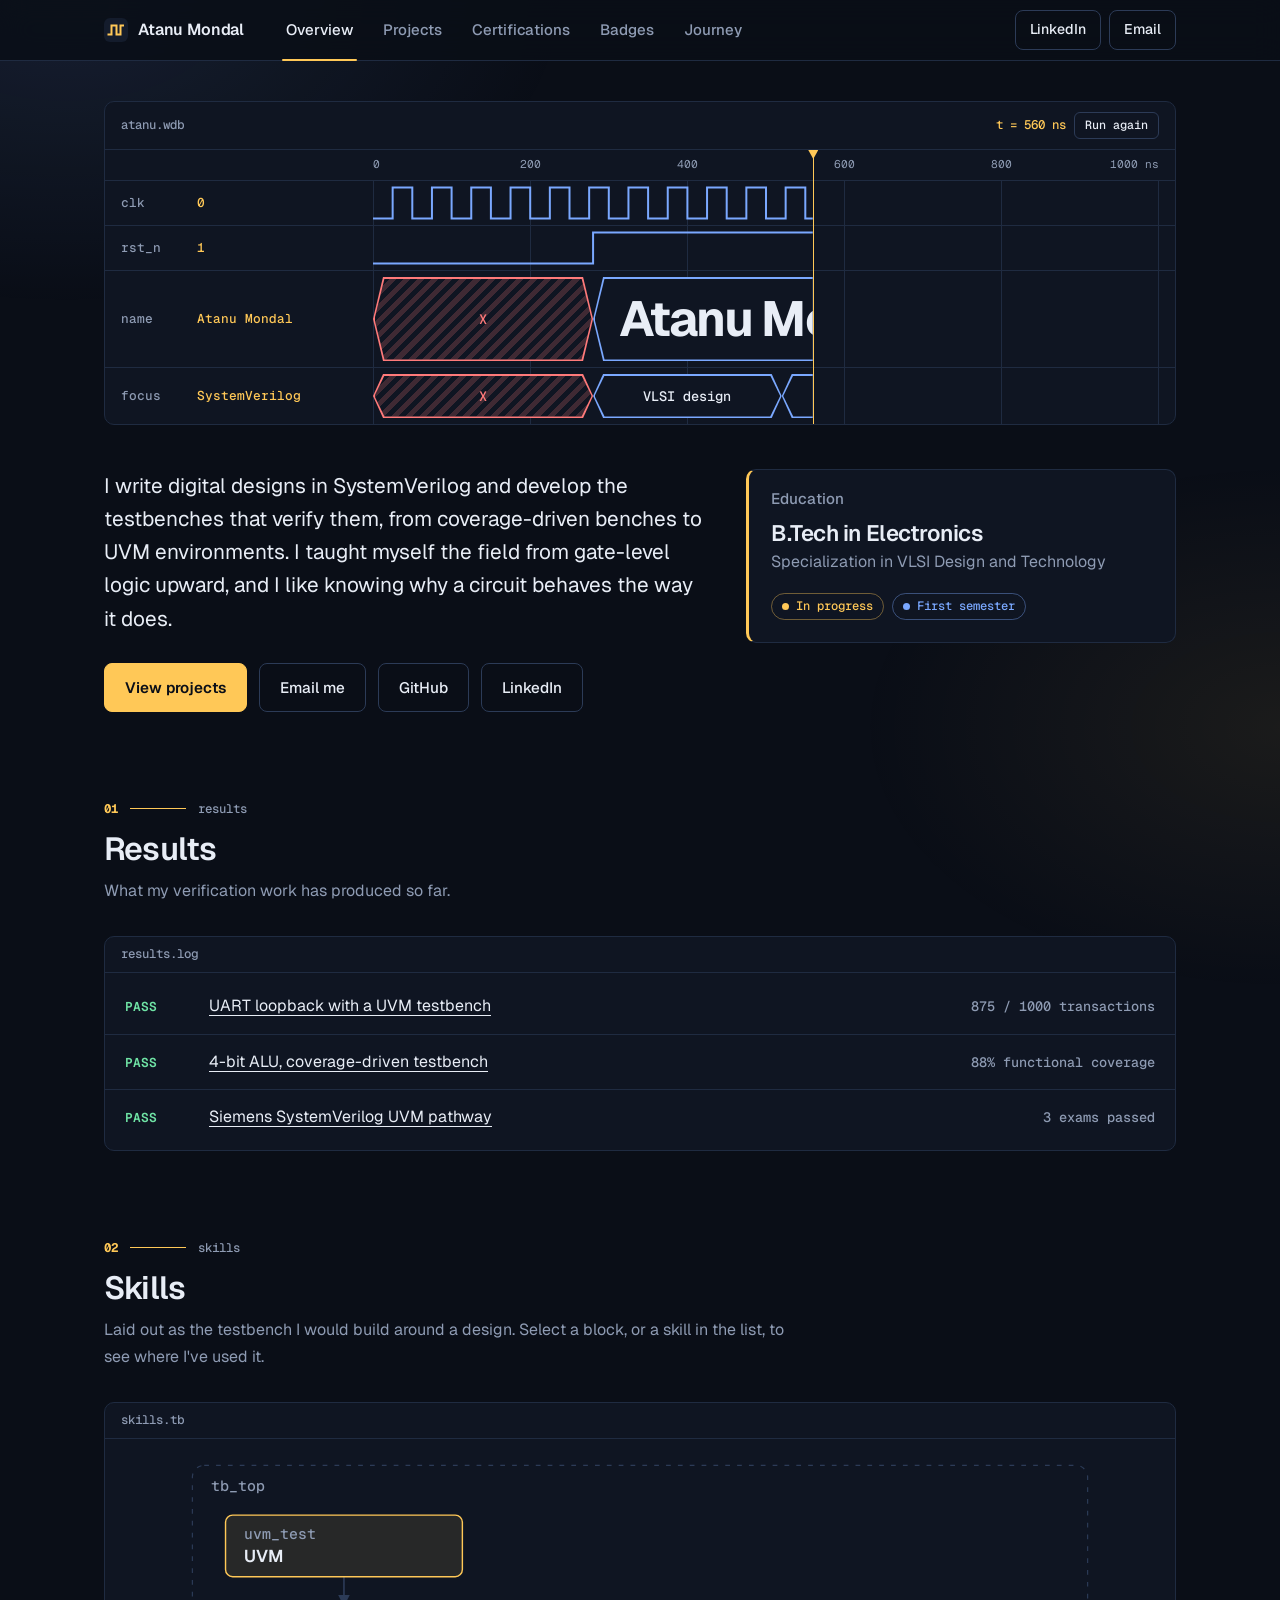
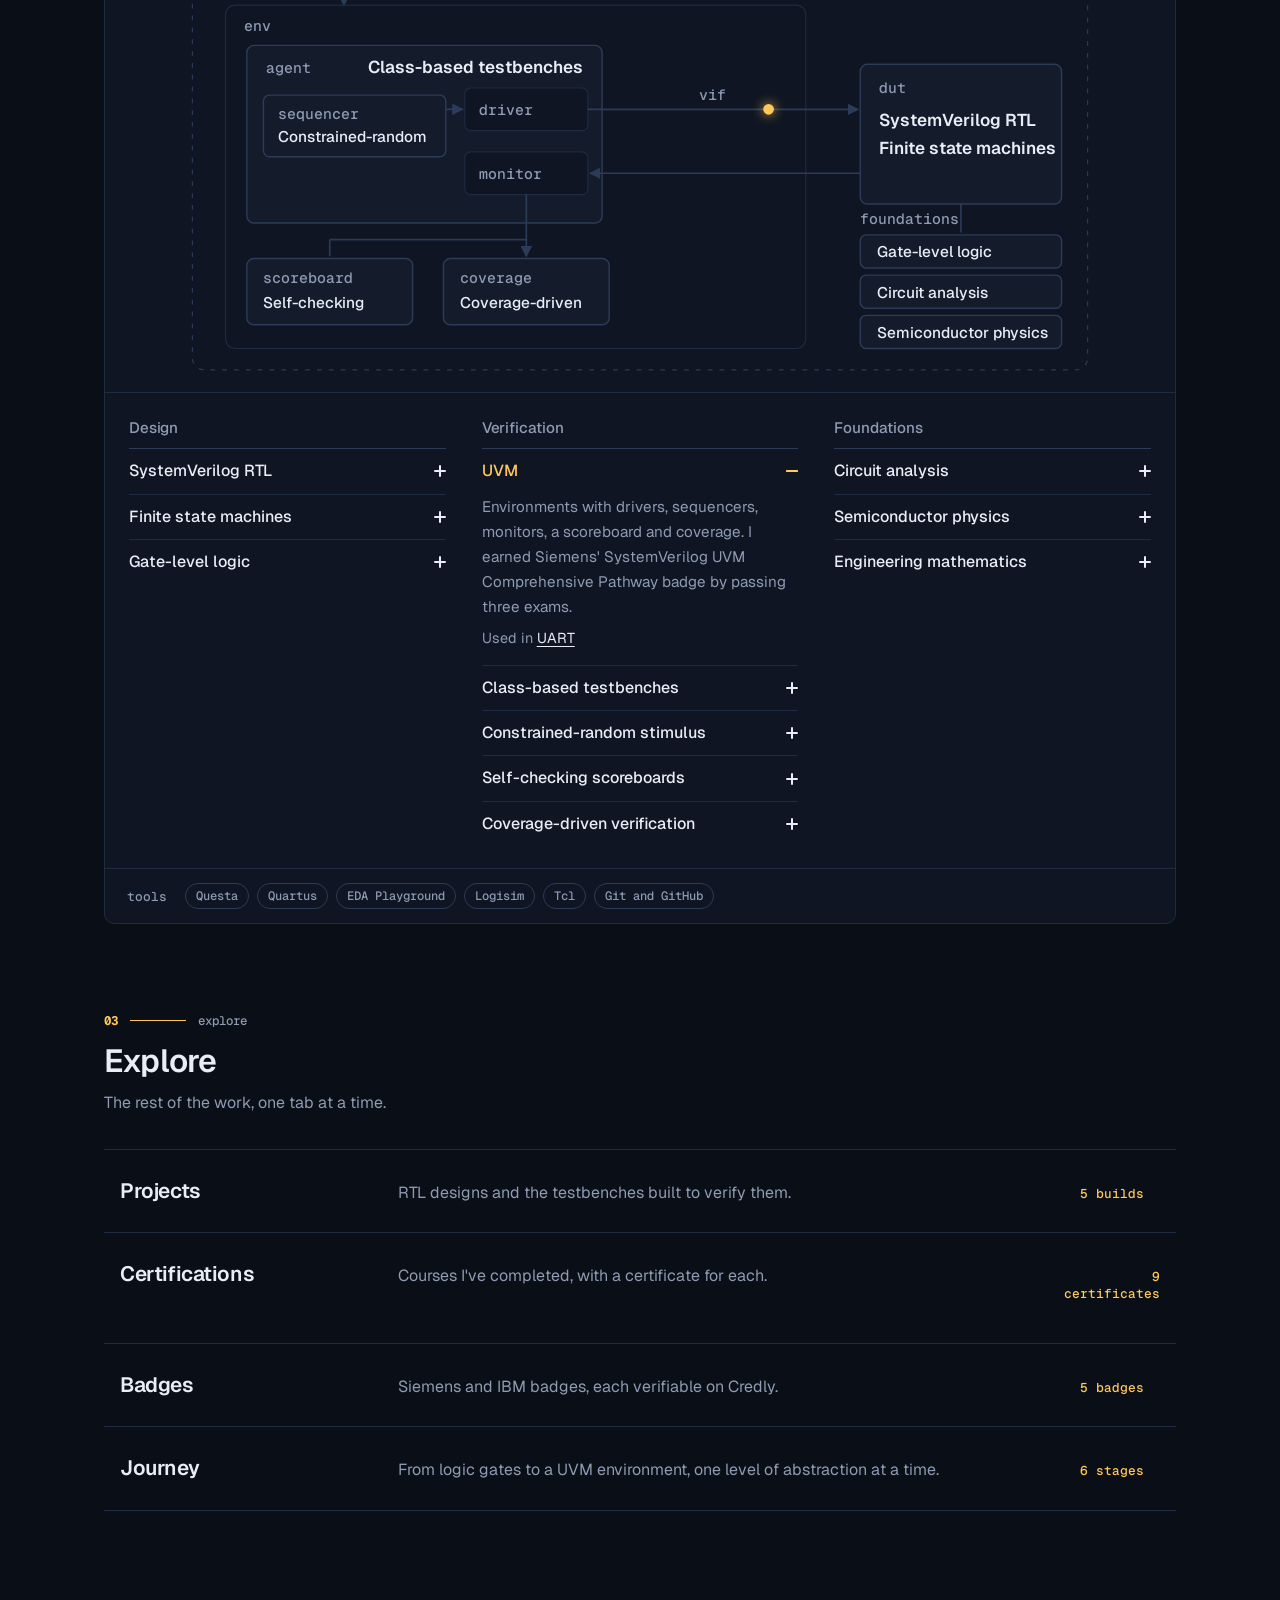
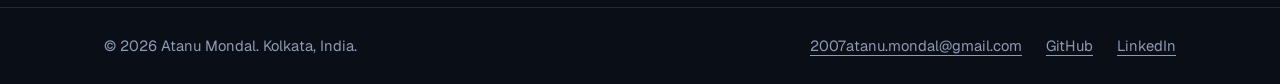
<file: index.html>
<!DOCTYPE html>
<html lang="en" data-site="online">
<head>
  <meta charset="UTF-8">
  <meta name="viewport" content="width=device-width, initial-scale=1">
  <title>Atanu Mondal | VLSI Design and Verification</title>
  <script src="site.js?v=7"></script>
  <meta name="description" content="Atanu Mondal, a B.Tech student in VLSI design. SystemVerilog RTL, UVM testbenches and coverage-driven verification.">
  <meta name="theme-color" content="#0a0e17">
  <link rel="icon" href="data:image/svg+xml,%3Csvg xmlns='http://www.w3.org/2000/svg' viewBox='0 0 32 32'%3E%3Crect width='32' height='32' rx='6' fill='%230a0e17'/%3E%3Cpath d='M4 22h6V10h8v12h6V10h4' fill='none' stroke='%23ffc857' stroke-width='2.6'/%3E%3C/svg%3E">
  <link rel="preconnect" href="https://fonts.googleapis.com">
  <link rel="preconnect" href="https://fonts.gstatic.com" crossorigin>
  <link href="https://fonts.googleapis.com/css2?family=Geist:wght@400;500;600;700&family=Geist+Mono:wght@400;500;600;700&display=swap" rel="stylesheet">
  <link rel="stylesheet" href="style.css?v=7">
</head>
<body>

  <a class="skip" href="#main">Skip to content</a>

  <header class="chrome">
    <div class="chrome-in">
      <a class="brand" href="index.html" aria-label="Atanu Mondal, overview"><svg viewBox="0 0 24 24" aria-hidden="true"><rect width="24" height="24" rx="6" fill="#141c2c"/><path d="M3.5 16.5h4v-9h5v9h4v-9h3.5" fill="none" stroke="#ffc857" stroke-width="2" stroke-linejoin="miter"/></svg><span>Atanu Mondal</span></a>
      <nav class="tabs" aria-label="Sections">
        <a href="index.html" aria-current="page">Overview<span class="ind" aria-hidden="true"></span></a>
        <a href="projects.html">Projects</a>
        <a href="certifications.html">Certifications</a>
        <a href="badges.html">Badges</a>
        <a href="journey.html">Journey</a>
      </nav>
      <div class="chrome-btns">
        <a class="mail" href="https://www.linkedin.com/in/atanu-mondal7" target="_blank" rel="noopener">LinkedIn<span class="sr"> (opens in a new tab)</span></a>
        <a class="mail" href="mailto:2007atanu.mondal@gmail.com">Email</a>
      </div>
    </div>
  </header>

  <main id="main">

    <section class="hero" aria-label="Introduction">
      <div class="wrap">
        <div class="panel viewer" data-viewer>
          <div class="panel-bar">
            <span>atanu.wdb</span>
            <span class="bar-right">
              <span class="readout" data-readout aria-hidden="true">t = 999 ns</span>
              <button type="button" class="replay" data-replay>Run again</button>
            </span>
          </div>
          <div class="vbody" tabindex="0" role="group" aria-label="Waveform. Move the pointer over it, or use the arrow keys, to read each signal's value at that time.">
            <div class="vgrid" aria-hidden="true"></div>

            <div class="vrow ruler" aria-hidden="true">
              <div class="vname"></div><div class="vval"></div>
              <div class="vwave vruler"><span class="tick is-first" style="--x:0%">0</span><span class="tick" style="--x:20%">200</span><span class="tick" style="--x:40%">400</span><span class="tick" style="--x:60%">600</span><span class="tick" style="--x:80%">800</span><span class="tick is-last" style="--x:100%">1000 ns</span></div>
            </div>

            <div class="vrow">
              <div class="vname">clk</div>
              <div class="vval" data-val="clk" aria-hidden="true">1</div>
              <div class="vwave vtrace" aria-hidden="true">
                <svg class="wave" viewBox="0 0 1000 40" preserveAspectRatio="none"><path d="M0 [base64]"/></svg>
              </div>
            </div>

            <div class="vrow">
              <div class="vname">rst_n</div>
              <div class="vval" data-val="rst" aria-hidden="true">1</div>
              <div class="vwave vtrace" aria-hidden="true">
                <svg class="wave" viewBox="0 0 1000 40" preserveAspectRatio="none"><path d="M0 34H280V6H1000"/></svg>
              </div>
            </div>

            <div class="vrow">
              <div class="vname">name</div>
              <div class="vval" data-val="name" aria-hidden="true">Atanu Mondal</div>
              <div class="vwave vtrace" style="--h:96px">
                <div class="seg hexbus is-x" style="--l:0%;--w:28%" aria-hidden="true"><div class="in"><span>X</span></div></div>
                <div class="seg hexbus is-name" style="--l:28%;--w:72%"><div class="in"><h1>Atanu Mondal</h1></div></div>
              </div>
            </div>

            <div class="vrow">
              <div class="vname">focus</div>
              <div class="vval" data-val="focus" aria-hidden="true">UVM</div>
              <div class="vwave vtrace" style="--h:56px" aria-hidden="true">
                <div class="seg hexbus is-x" style="--l:0%;--w:28%"><div class="in"><span>X</span></div></div>
                <div class="seg hexbus" style="--l:28%;--w:24%"><div class="in"><span class="full">VLSI design</span><span class="short">VLSI</span></div></div>
                <div class="seg hexbus" style="--l:52%;--w:24%"><div class="in"><span class="full">SystemVerilog</span><span class="short">SV</span></div></div>
                <div class="seg hexbus" style="--l:76%;--w:24%"><div class="in"><span>UVM</span></div></div>
              </div>
            </div>

            <div class="cursor-track" aria-hidden="true"><div class="cursor"></div></div>
          </div>
        </div>
      </div>
    </section>

    <div class="wrap intro">
      <div data-reveal style="--i:0">
        <p class="lead">I write digital designs in SystemVerilog and develop the testbenches that verify them, from coverage-driven benches to UVM environments. I taught myself the field from gate-level logic upward, and I like knowing why a circuit behaves the way it does.</p>
        <div class="actions">
          <a class="btn primary" href="projects.html">View projects</a>
          <a class="btn" href="mailto:2007atanu.mondal@gmail.com">Email me</a>
          <a class="btn" href="https://github.com/atanumondal7">GitHub</a>
          <a class="btn" href="https://www.linkedin.com/in/atanu-mondal7" target="_blank" rel="noopener">LinkedIn<span class="sr"> (opens in a new tab)</span></a>
        </div>
      </div>
      <aside class="edu" aria-labelledby="edu-h" data-reveal style="--i:1">
        <h2 id="edu-h">Education</h2>
        <p class="edu-degree">B.Tech in Electronics</p>
        <p class="edu-spec">Specialization in VLSI Design and Technology</p>
        <div class="chips">
          <span class="chip is-wip"><span class="dot" aria-hidden="true"></span>In progress</span>
          <span class="chip is-sem"><span class="dot" aria-hidden="true"></span>First semester</span>
        </div>
      </aside>
    </div>

    <section class="section" aria-labelledby="results-h">
      <div class="wrap">
        <div class="eyebrow" data-reveal aria-hidden="true"><b>01</b><i></i><span>results</span></div>
        <h2 id="results-h">Results</h2>
        <p class="lede">What my verification work has produced so far.</p>
        <div class="panel" data-reveal>
          <div class="panel-bar"><span>results.log</span></div>
          <ul class="log-lines">
            <li style="--i:0"><span class="pass">PASS</span><span class="what"><a href="projects.html#uart">UART loopback with a UVM testbench</a></span><span class="val"><span data-count="1000">1000</span> / 1000 transactions</span></li>
            <li style="--i:1"><span class="pass">PASS</span><span class="what"><a href="projects.html#alu">4-bit ALU, coverage-driven testbench</a></span><span class="val"><span data-count="100">100</span>% functional coverage</span></li>
            <li style="--i:2"><span class="pass">PASS</span><span class="what"><a href="badges.html">Siemens SystemVerilog UVM pathway</a></span><span class="val"><span data-count="3">3</span> exams passed</span></li>
          </ul>
        </div>
      </div>
    </section>

    <section class="section" id="skills" aria-labelledby="skills-h">
      <div class="wrap">
        <div class="eyebrow" data-reveal aria-hidden="true"><b>02</b><i></i><span>skills</span></div>
        <h2 id="skills-h">Skills</h2>
        <p class="lede">Laid out as the testbench I would build around a design. Select a block, or a skill in the list, to see where I've used it.</p>

        <div class="panel" data-skills>
          <div class="panel-bar"><span>skills.tb</span></div>
          <div class="skills-grid">

            <div class="tb-wrap" data-reveal>
              <svg class="tb" viewBox="0 0 760 430" role="group" aria-label="Skills drawn as a UVM testbench around a design under test. The same skills are listed beside the diagram.">
                <defs>
                  <marker id="ah" viewBox="0 0 8 8" refX="7" refY="4" markerWidth="7" markerHeight="7" orient="auto-start-reverse"><path class="arrow" d="M0 0L8 4L0 8z"/></marker>
                </defs>

                <rect class="frame" x="2" y="2" width="756" height="426" rx="10"/>
                <text class="g-name" x="18" y="24">tb_top</text>

                <path class="wire" d="M130 96V120" marker-end="url(#ah)"/>
                <rect class="group" x="30" y="120" width="490" height="290" rx="8"/>
                <text class="g-name" x="46" y="142">env</text>

                <!-- test -->
                <g class="node" data-node="test" tabindex="0" role="button" aria-label="UVM">
                  <rect class="box" x="30" y="44" width="200" height="52" rx="6"/>
                  <text class="n-name" x="46" y="64">uvm_test</text>
                  <text class="n-skill" x="46" y="84">UVM</text>
                </g>

                <!-- agent -->
                <g class="node" data-node="agent" tabindex="0" role="button" aria-label="Class-based testbenches">
                  <rect class="box" x="48" y="154" width="300" height="150" rx="6"/>
                  <text class="n-name" x="64" y="177">agent</text>
                  <text class="n-skill" x="332" y="177" text-anchor="end">Class-based testbenches</text>

                  <g class="node" data-node="sequencer" tabindex="0" role="button" aria-label="Constrained-random stimulus">
                    <rect class="box" x="62" y="196" width="154" height="52" rx="5"/>
                    <text class="n-name" x="74" y="216">sequencer</text>
                    <text class="n-small" x="74" y="236">Constrained-random</text>
                  </g>

                  <rect class="sub" x="232" y="190" width="104" height="36" rx="5"/>
                  <text class="n-name" x="244" y="213">driver</text>
                  <rect class="sub" x="232" y="244" width="104" height="36" rx="5"/>
                  <text class="n-name" x="244" y="267">monitor</text>
                  <path class="wire" d="M216 208H230" marker-end="url(#ah)"/>
                </g>

                <!-- checkers -->
                <g class="node" data-node="scoreboard" tabindex="0" role="button" aria-label="Self-checking scoreboards">
                  <rect class="box" x="48" y="334" width="140" height="56" rx="6"/>
                  <text class="n-name" x="62" y="355">scoreboard</text>
                  <text class="n-small" x="62" y="376">Self-checking</text>
                </g>

                <g class="node" data-node="coverage" tabindex="0" role="button" aria-label="Coverage-driven verification">
                  <rect class="box" x="214" y="334" width="140" height="56" rx="6"/>
                  <text class="n-name" x="228" y="355">coverage</text>
                  <text class="n-small" x="228" y="376">Coverage-driven</text>
                </g>

                <path class="wire" d="M284 280V318M118 318H284M118 318V332M284 318V332" marker-end="url(#ah)"/>

                <!-- interface -->
                <path class="wire" d="M336 208H564" marker-end="url(#ah)"/>
                <text class="g-name" x="430" y="200">vif</text>
                <path class="wire" d="M566 262H338" marker-end="url(#ah)"/>

                <!-- design under test -->
                <g class="node" data-node="dut" tabindex="0" role="button" aria-label="SystemVerilog RTL and finite state machines">
                  <rect class="box" x="566" y="170" width="170" height="118" rx="6"/>
                  <text class="n-name" x="582" y="194">dut</text>
                  <text class="n-skill" x="582" y="222">SystemVerilog RTL</text>
                  <text class="n-skill" x="582" y="246">Finite state machines</text>
                </g>

                <!-- foundations -->
                <path class="wire" d="M651 288V312"/>
                <text class="g-name" x="566" y="305">foundations</text>
                <g class="node" data-node="gates" tabindex="0" role="button" aria-label="Gate-level logic">
                  <rect class="box" x="566" y="314" width="170" height="28" rx="5"/>
                  <text class="n-small" x="580" y="333">Gate-level logic</text>
                </g>
                <g class="node" data-node="circuits" tabindex="0" role="button" aria-label="Circuit analysis">
                  <rect class="box" x="566" y="348" width="170" height="28" rx="5"/>
                  <text class="n-small" x="580" y="367">Circuit analysis</text>
                </g>
                <g class="node" data-node="physics" tabindex="0" role="button" aria-label="Semiconductor physics">
                  <rect class="box" x="566" y="382" width="170" height="28" rx="5"/>
                  <text class="n-small" x="580" y="401">Semiconductor physics</text>
                </g>

                <circle class="packet" r="4.5" cx="0" cy="0" aria-hidden="true">
                  <animateMotion dur="7s" repeatCount="indefinite" path="M216 208H640V262H284V318H118V332"/>
                </circle>
              </svg>
            </div>

            <div class="skill-list">

              <div class="skill-group">
                <h3>Design</h3>
                <ul>
                  <li class="skill-item" data-skill="sv-rtl" data-node="dut">
                    <button class="skill-btn" type="button" aria-expanded="false" aria-controls="sk-sv-rtl"><span>SystemVerilog RTL</span><span class="chev" aria-hidden="true"></span></button>
                    <div class="skill-more" id="sk-sv-rtl"><div>
                      <p>Registers, combinational logic and clocked processes written as RTL, with clean module interfaces.</p>
                      <p class="used">Used in <a href="projects.html#uart">UART</a>, <a href="projects.html#alarm-clock">alarm clock</a>, <a href="projects.html#i2c">I2C blocks</a></p>
                    </div></div>
                  </li>
                  <li class="skill-item" data-skill="fsm" data-node="dut">
                    <button class="skill-btn" type="button" aria-expanded="false" aria-controls="sk-fsm"><span>Finite state machines</span><span class="chev" aria-hidden="true"></span></button>
                    <div class="skill-more" id="sk-fsm"><div>
                      <p>Control logic as explicit states. The I2C shift register moves through IDLE, LOAD, SHIFT and DONE.</p>
                      <p class="used">Used in <a href="projects.html#i2c">I2C blocks</a>, <a href="projects.html#alarm-clock">alarm clock</a></p>
                    </div></div>
                  </li>
                  <li class="skill-item" data-skill="gates" data-node="gates">
                    <button class="skill-btn" type="button" aria-expanded="false" aria-controls="sk-gates"><span>Gate-level logic</span><span class="chev" aria-hidden="true"></span></button>
                    <div class="skill-more" id="sk-gates"><div>
                      <p>Digital circuits built from gates and simulated in Logisim, including a 4-bit ALU, a JK flip-flop, a 4-bit subtractor and a lottery machine.</p>
                      <p class="used">See the <a href="journey.html">journey</a></p>
                    </div></div>
                  </li>
                </ul>
              </div>

              <div class="skill-group">
                <h3>Verification</h3>
                <ul>
                  <li class="skill-item is-active" data-skill="uvm" data-node="test">
                    <button class="skill-btn" type="button" aria-expanded="true" aria-controls="sk-uvm"><span>UVM</span><span class="chev" aria-hidden="true"></span></button>
                    <div class="skill-more" id="sk-uvm"><div>
                      <p>Environments with drivers, sequencers, monitors, a scoreboard and coverage. I earned Siemens' SystemVerilog UVM Comprehensive Pathway badge by passing three exams.</p>
                      <p class="used">Used in <a href="projects.html#uart">UART</a></p>
                    </div></div>
                  </li>
                  <li class="skill-item" data-skill="class-tb" data-node="agent">
                    <button class="skill-btn" type="button" aria-expanded="false" aria-controls="sk-class-tb"><span>Class-based testbenches</span><span class="chev" aria-hidden="true"></span></button>
                    <div class="skill-more" id="sk-class-tb"><div>
                      <p>Generators, drivers, monitors and scoreboards written as classes, including the clocking-block timing traps that come with them.</p>
                      <p class="used">Used in <a href="projects.html#alu">ALU</a>, <a href="projects.html#usr">shift register</a>, <a href="projects.html#alarm-clock">alarm clock</a></p>
                    </div></div>
                  </li>
                  <li class="skill-item" data-skill="crv" data-node="sequencer">
                    <button class="skill-btn" type="button" aria-expanded="false" aria-controls="sk-crv"><span>Constrained-random stimulus</span><span class="chev" aria-hidden="true"></span></button>
                    <div class="skill-more" id="sk-crv"><div>
                      <p>Randomized stimulus that reaches cases a directed test would miss. On simulators without randomize(), I write the randomization by hand.</p>
                      <p class="used">Used in <a href="projects.html#alu">ALU</a>, <a href="projects.html#uart">UART</a>, <a href="projects.html#usr">shift register</a></p>
                    </div></div>
                  </li>
                  <li class="skill-item" data-skill="sb" data-node="scoreboard">
                    <button class="skill-btn" type="button" aria-expanded="false" aria-controls="sk-sb"><span>Self-checking scoreboards</span><span class="chev" aria-hidden="true"></span></button>
                    <div class="skill-more" id="sk-sb"><div>
                      <p>Scoreboards that compare what the design does against a reference model, so a run reports pass or fail by itself.</p>
                      <p class="used">Used in <a href="projects.html#uart">UART</a>, <a href="projects.html#alu">ALU</a></p>
                    </div></div>
                  </li>
                  <li class="skill-item" data-skill="cdv" data-node="coverage">
                    <button class="skill-btn" type="button" aria-expanded="false" aria-controls="sk-cdv"><span>Coverage-driven verification</span><span class="chev" aria-hidden="true"></span></button>
                    <div class="skill-more" id="sk-cdv"><div>
                      <p>Coverage bins and crosses that show which behavior has been exercised. The ALU testbench reached 100% functional coverage.</p>
                      <p class="used">Used in <a href="projects.html#alu">ALU</a>, <a href="projects.html#uart">UART</a>, <a href="projects.html#usr">shift register</a></p>
                    </div></div>
                  </li>
                </ul>
              </div>

              <div class="skill-group">
                <h3>Foundations</h3>
                <ul>
                  <li class="skill-item" data-skill="circuits" data-node="circuits">
                    <button class="skill-btn" type="button" aria-expanded="false" aria-controls="sk-circuits"><span>Circuit analysis</span><span class="chev" aria-hidden="true"></span></button>
                    <div class="skill-more" id="sk-circuits"><div>
                      <p>Working circuits out from first principles, as groundwork for digital design.</p>
                    </div></div>
                  </li>
                  <li class="skill-item" data-skill="physics" data-node="physics">
                    <button class="skill-btn" type="button" aria-expanded="false" aria-controls="sk-physics"><span>Semiconductor physics</span><span class="chev" aria-hidden="true"></span></button>
                    <div class="skill-more" id="sk-physics"><div>
                      <p>Device behavior from first principles, including an NMOS common-source amplifier modeled in Falstad, and setup, hold and metastability.</p>
                    </div></div>
                  </li>
                  <li class="skill-item" data-skill="math" data-node="none">
                    <button class="skill-btn" type="button" aria-expanded="false" aria-controls="sk-math"><span>Engineering mathematics</span><span class="chev" aria-hidden="true"></span></button>
                    <div class="skill-more" id="sk-math"><div>
                      <p>The math behind circuits and signals.</p>
                    </div></div>
                  </li>
                </ul>
              </div>

            </div>
          </div>
          <div class="toolbar">
            <span>tools</span>
            <ul class="chips">
              <li class="chip">Questa</li>
              <li class="chip">Quartus</li>
              <li class="chip">EDA Playground</li>
              <li class="chip">Logisim</li>
              <li class="chip">Tcl</li>
              <li class="chip">Git and GitHub</li>
            </ul>
          </div>
        </div>
      </div>
    </section>

    <section class="section" aria-labelledby="explore-h">
      <div class="wrap">
        <div class="eyebrow" data-reveal aria-hidden="true"><b>03</b><i></i><span>explore</span></div>
        <h2 id="explore-h">Explore</h2>
        <p class="lede">The rest of the work, one tab at a time.</p>
        <ul class="explore">
          <li data-reveal style="--i:0"><a href="projects.html"><span class="name">Projects</span><span class="desc">RTL designs and the testbenches built to verify them.</span><span class="meta">5 builds</span></a></li>
          <li data-reveal style="--i:1"><a href="certifications.html"><span class="name">Certifications</span><span class="desc">Courses I've completed, with a certificate for each.</span><span class="meta">9 certificates</span></a></li>
          <li data-reveal style="--i:2"><a href="badges.html"><span class="name">Badges</span><span class="desc">Siemens and IBM badges, each verifiable on Credly.</span><span class="meta">5 badges</span></a></li>
          <li data-reveal style="--i:3"><a href="journey.html"><span class="name">Journey</span><span class="desc">From logic gates to a UVM environment, one level of abstraction at a time.</span><span class="meta">6 stages</span></a></li>
        </ul>
      </div>
    </section>

  </main>

  <footer class="foot">
    <div class="wrap foot-in">
      <p>&copy; 2026 Atanu Mondal. Kolkata, India.</p>
      <ul>
        <li><a href="mailto:2007atanu.mondal@gmail.com">2007atanu.mondal@gmail.com</a></li>
        <li><a href="https://github.com/atanumondal7">GitHub</a></li>
        <li><a href="https://www.linkedin.com/in/atanu-mondal7" target="_blank" rel="noopener">LinkedIn</a></li>
      </ul>
    </div>
  </footer>

</body>
</html>
</file>
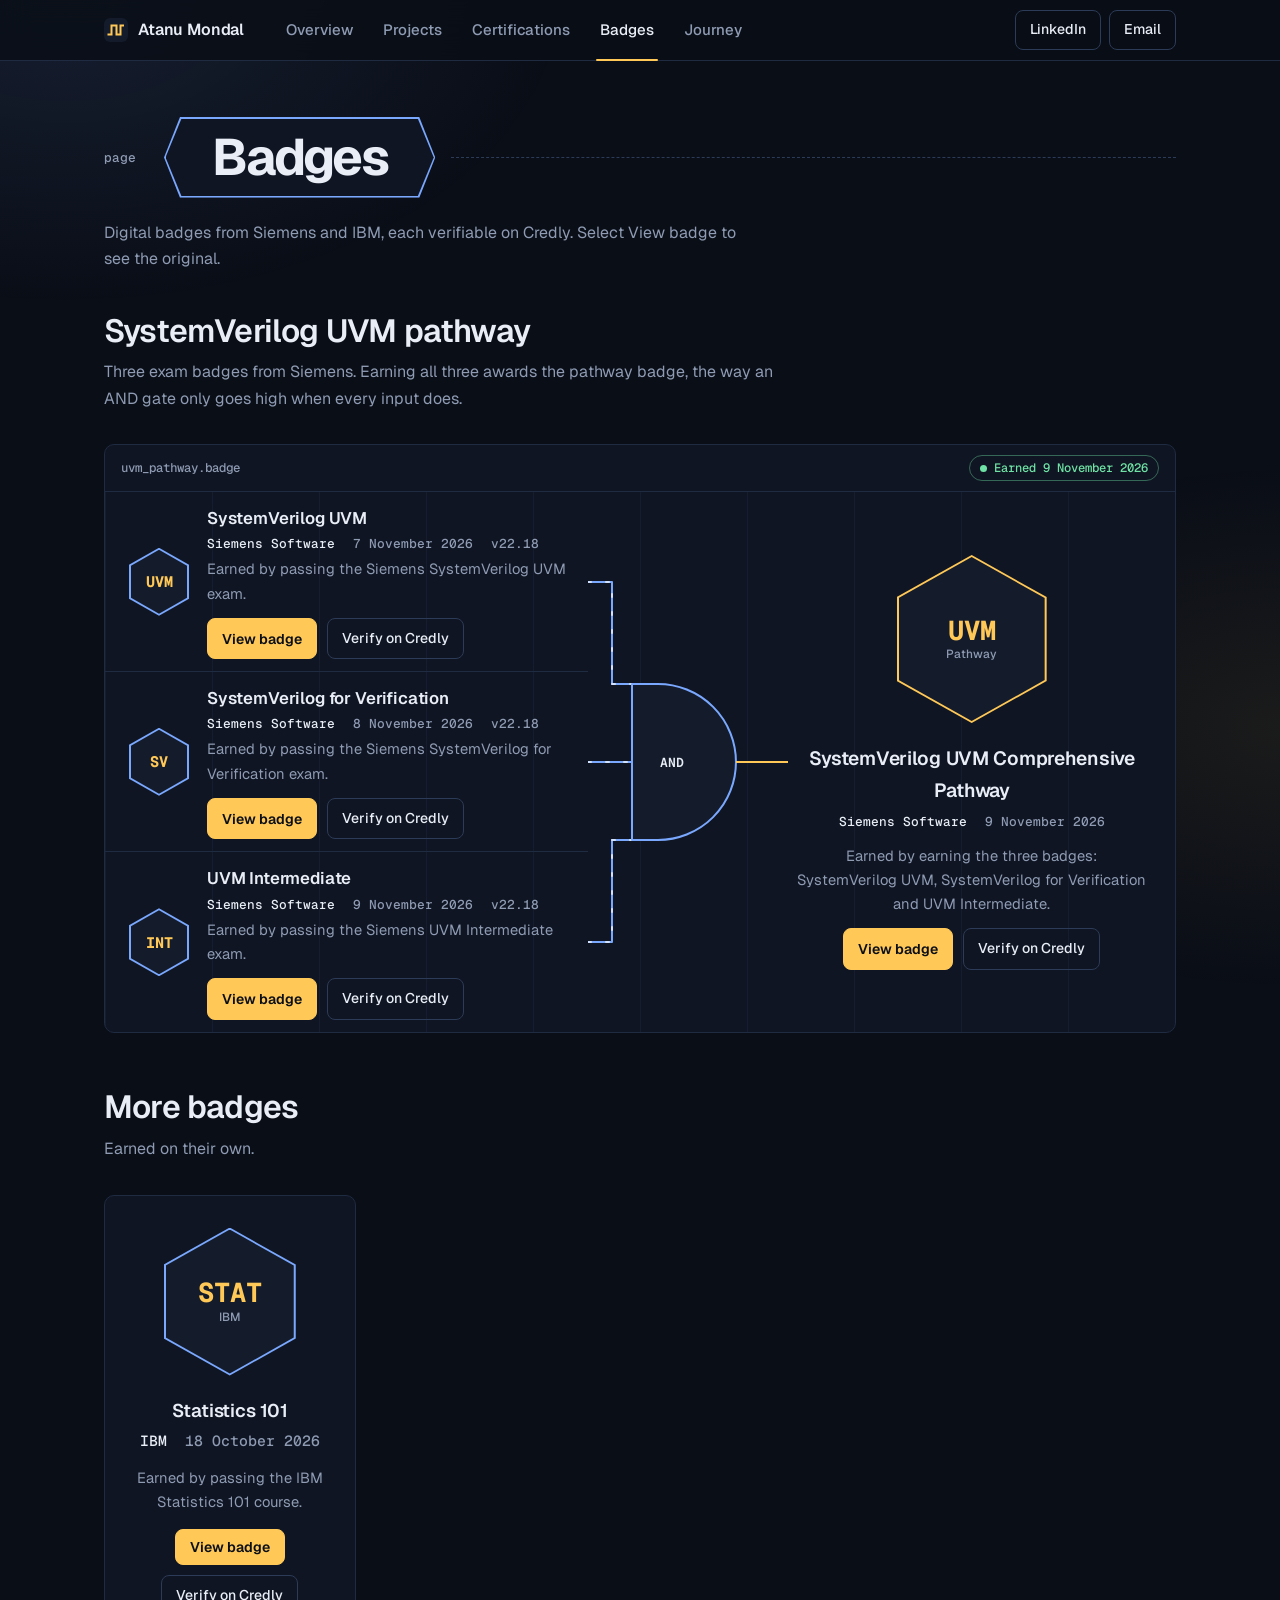
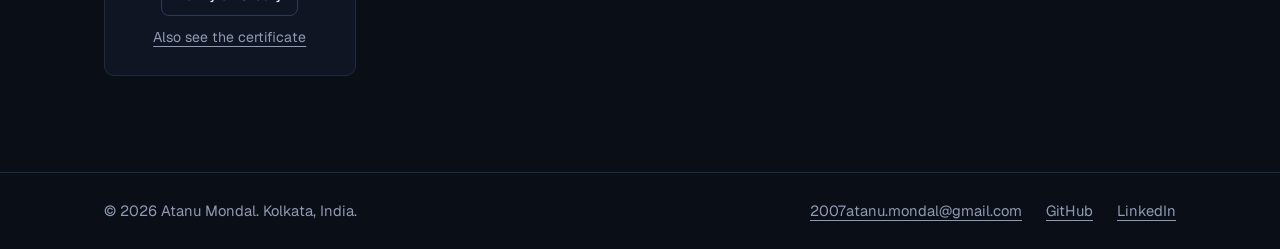
<file: badges.html>
<!DOCTYPE html>
<html lang="en" data-site="online">
<head>
  <meta charset="UTF-8">
  <meta name="viewport" content="width=device-width, initial-scale=1">
  <title>Badges | Atanu Mondal</title>
  <script src="site.js?v=7"></script>
  <meta name="description" content="Badges earned by Atanu Mondal: the Siemens SystemVerilog UVM pathway and IBM's Statistics 101.">
  <meta name="theme-color" content="#0a0e17">
  <link rel="icon" href="data:image/svg+xml,%3Csvg xmlns='http://www.w3.org/2000/svg' viewBox='0 0 32 32'%3E%3Crect width='32' height='32' rx='6' fill='%230a0e17'/%3E%3Cpath d='M4 22h6V10h8v12h6V10h4' fill='none' stroke='%23ffc857' stroke-width='2.6'/%3E%3C/svg%3E">
  <link rel="preconnect" href="https://fonts.googleapis.com">
  <link rel="preconnect" href="https://fonts.gstatic.com" crossorigin>
  <link href="https://fonts.googleapis.com/css2?family=Geist:wght@400;500;600;700&family=Geist+Mono:wght@400;500;600;700&display=swap" rel="stylesheet">
  <link rel="stylesheet" href="style.css?v=7">
</head>
<body>

  <a class="skip" href="#main">Skip to content</a>

  <header class="chrome">
    <div class="chrome-in">
      <a class="brand" href="index.html" aria-label="Atanu Mondal, overview"><svg viewBox="0 0 24 24" aria-hidden="true"><rect width="24" height="24" rx="6" fill="#141c2c"/><path d="M3.5 16.5h4v-9h5v9h4v-9h3.5" fill="none" stroke="#ffc857" stroke-width="2" stroke-linejoin="miter"/></svg><span>Atanu Mondal</span></a>
      <nav class="tabs" aria-label="Sections">
        <a href="index.html">Overview</a>
        <a href="projects.html">Projects</a>
        <a href="certifications.html">Certifications</a>
        <a href="badges.html" aria-current="page">Badges<span class="ind" aria-hidden="true"></span></a>
        <a href="journey.html">Journey</a>
      </nav>
      <div class="chrome-btns">
        <a class="mail" href="https://www.linkedin.com/in/atanu-mondal7" target="_blank" rel="noopener">LinkedIn<span class="sr"> (opens in a new tab)</span></a>
        <a class="mail" href="mailto:2007atanu.mondal@gmail.com">Email</a>
      </div>
    </div>
  </header>

  <main id="main">

    <section class="pagehead">
      <div class="wrap">
        <div class="busline">
          <span class="sig">page</span>
          <div class="pagebus-wrap"><div class="hexbus pagebus"><div class="in"><h1>Badges</h1></div></div></div>
        </div>
        <p class="page-intro">Digital badges from Siemens and IBM, each verifiable on Credly. Select View badge to see the original.</p>
      </div>
    </section>

    <div class="wrap">

      <h2 class="sec-h" id="pathway-h">SystemVerilog UVM pathway</h2>
      <p class="lede">Three exam badges from Siemens. Earning all three awards the pathway badge, the way an AND gate only goes high when every input does.</p>

      <div class="panel pathway" data-reveal>
        <div class="panel-bar"><span>uvm_pathway.badge</span><span class="chip is-pass"><span class="dot" aria-hidden="true"></span>Earned 9 November 2026</span></div>
        <div class="pathway-grid">
          <ul class="pw-in">
            <li id="systemverilog-uvm" data-reveal style="--i:0">
              <div class="hexbadge sm" aria-hidden="true"><div class="in"><span class="big">UVM</span></div></div>
              <div>
                <h3>SystemVerilog UVM</h3>
                <p class="cred-meta"><span class="issuer">Siemens Software</span><time datetime="2026-11-07">7 November 2026</time><span>v22.18</span></p>
                <p class="pw-desc">Earned by passing the Siemens SystemVerilog UVM exam.</p>
                <div class="cred-actions"><button type="button" class="btn primary sm" data-view data-kind="badge" data-title="SystemVerilog UVM" data-image="assets/badges/systemverilog-uvm" data-verify="https://www.credly.com/badges/22fdd568-8448-4215-a504-868fd9729d98/public_url" data-verify-label="Verify on Credly">View badge</button><a class="btn sm" href="https://www.credly.com/badges/22fdd568-8448-4215-a504-868fd9729d98/public_url" target="_blank" rel="noopener">Verify on Credly<span class="sr"> (opens in a new tab)</span></a></div>
              </div>
            </li>
            <li id="systemverilog-for-verification" data-reveal style="--i:1">
              <div class="hexbadge sm" aria-hidden="true"><div class="in"><span class="big">SV</span></div></div>
              <div>
                <h3>SystemVerilog for Verification</h3>
                <p class="cred-meta"><span class="issuer">Siemens Software</span><time datetime="2026-11-08">8 November 2026</time><span>v22.18</span></p>
                <p class="pw-desc">Earned by passing the Siemens SystemVerilog for Verification exam.</p>
                <div class="cred-actions"><button type="button" class="btn primary sm" data-view data-kind="badge" data-title="SystemVerilog for Verification" data-image="assets/badges/systemverilog-for-verification" data-verify="https://www.credly.com/badges/362617a4-8b81-495d-831b-10b2e3395163/public_url" data-verify-label="Verify on Credly">View badge</button><a class="btn sm" href="https://www.credly.com/badges/362617a4-8b81-495d-831b-10b2e3395163/public_url" target="_blank" rel="noopener">Verify on Credly<span class="sr"> (opens in a new tab)</span></a></div>
              </div>
            </li>
            <li id="uvm-intermediate" data-reveal style="--i:2">
              <div class="hexbadge sm" aria-hidden="true"><div class="in"><span class="big">INT</span></div></div>
              <div>
                <h3>UVM Intermediate</h3>
                <p class="cred-meta"><span class="issuer">Siemens Software</span><time datetime="2026-11-09">9 November 2026</time><span>v22.18</span></p>
                <p class="pw-desc">Earned by passing the Siemens UVM Intermediate exam.</p>
                <div class="cred-actions"><button type="button" class="btn primary sm" data-view data-kind="badge" data-title="UVM Intermediate" data-image="assets/badges/uvm-intermediate" data-verify="https://www.credly.com/badges/20c7b764-2a62-4c8a-9656-f76c4abfc4bd/public_url" data-verify-label="Verify on Credly">View badge</button><a class="btn sm" href="https://www.credly.com/badges/20c7b764-2a62-4c8a-9656-f76c4abfc4bd/public_url" target="_blank" rel="noopener">Verify on Credly<span class="sr"> (opens in a new tab)</span></a></div>
              </div>
            </li>
          </ul>
          <svg class="pw-gate" viewBox="0 0 200 540" width="200" height="540" aria-hidden="true">
              <g class="pw-wires">
                <path pathLength="1" d="M0 90H24V192H44"/>
                <path pathLength="1" d="M0 270H44"/>
                <path pathLength="1" d="M0 450H24V348H44"/>
              </g>
              <g class="pw-flow">
                <path d="M0 90H24V192H44"/>
                <path d="M0 270H44"/>
                <path d="M0 450H24V348H44"/>
              </g>
              <path class="pw-body" d="M44 192V348H70A78 78 0 0 0 70 192Z"/>
              <text x="84" y="275" text-anchor="middle">AND</text>
              <path class="pw-out-wire" pathLength="1" d="M148 270H200"/>
              <path class="pw-flow-out" d="M148 270H200"/>
            </svg>
          <p class="pw-join">All three together award the pathway badge.</p>
          <div class="pw-out" id="uvm-comprehensive-pathway" data-reveal style="--i:3">
            <div class="hexbadge is-pathway" aria-hidden="true"><div class="in"><span class="big">UVM</span><span class="small">Pathway</span></div></div>
            <h3>SystemVerilog UVM Comprehensive Pathway</h3>
            <p class="cred-meta"><span class="issuer">Siemens Software</span><time datetime="2026-11-09">9 November 2026</time></p>
            <p class="pw-desc">Earned by earning the three badges: SystemVerilog UVM, SystemVerilog for Verification and UVM Intermediate.</p>
            <div class="cred-actions"><button type="button" class="btn primary sm" data-view data-kind="badge" data-title="SystemVerilog UVM Comprehensive Pathway" data-image="assets/badges/uvm-comprehensive-pathway" data-verify="https://www.credly.com/badges/88e1f164-98a5-421c-b3ee-57ff48c25add/public_url" data-verify-label="Verify on Credly">View badge</button><a class="btn sm" href="https://www.credly.com/badges/88e1f164-98a5-421c-b3ee-57ff48c25add/public_url" target="_blank" rel="noopener">Verify on Credly<span class="sr"> (opens in a new tab)</span></a></div>
          </div>
        </div>
      </div>

      <h2 class="sec-h" id="more-h">More badges</h2>
      <p class="lede">Earned on their own.</p>

      <ul class="badges">
        <li class="panel badge" id="statistics-101" data-reveal style="--i:0">
          <div class="hexbadge" aria-hidden="true"><div class="in"><span class="big">STAT</span><span class="small">IBM</span></div></div>
          <h3>Statistics 101</h3>
          <p class="cred-meta"><span class="issuer">IBM</span><time datetime="2026-10-18">18 October 2026</time></p>
          <p>Earned by passing the IBM Statistics 101 course.</p>
          <div class="cred-actions"><button type="button" class="btn primary sm" data-view data-kind="badge" data-title="Statistics 101" data-image="assets/badges/statistics-101" data-verify="https://www.credly.com/badges/ac1b4135-63f0-4e31-a052-3126900d101c/public_url" data-verify-label="Verify on Credly">View badge</button><a class="btn sm" href="https://www.credly.com/badges/ac1b4135-63f0-4e31-a052-3126900d101c/public_url" target="_blank" rel="noopener">Verify on Credly<span class="sr"> (opens in a new tab)</span></a><a class="text-link" href="certifications.html#statistics-101">Also see the certificate</a></div>
        </li>
      </ul>
    </div>

  </main>

  <footer class="foot">
    <div class="wrap foot-in">
      <p>&copy; 2026 Atanu Mondal. Kolkata, India.</p>
      <ul>
        <li><a href="mailto:2007atanu.mondal@gmail.com">2007atanu.mondal@gmail.com</a></li>
        <li><a href="https://github.com/atanumondal7">GitHub</a></li>
        <li><a href="https://www.linkedin.com/in/atanu-mondal7" target="_blank" rel="noopener">LinkedIn</a></li>
      </ul>
    </div>
  </footer>

</body>
</html>
</file>
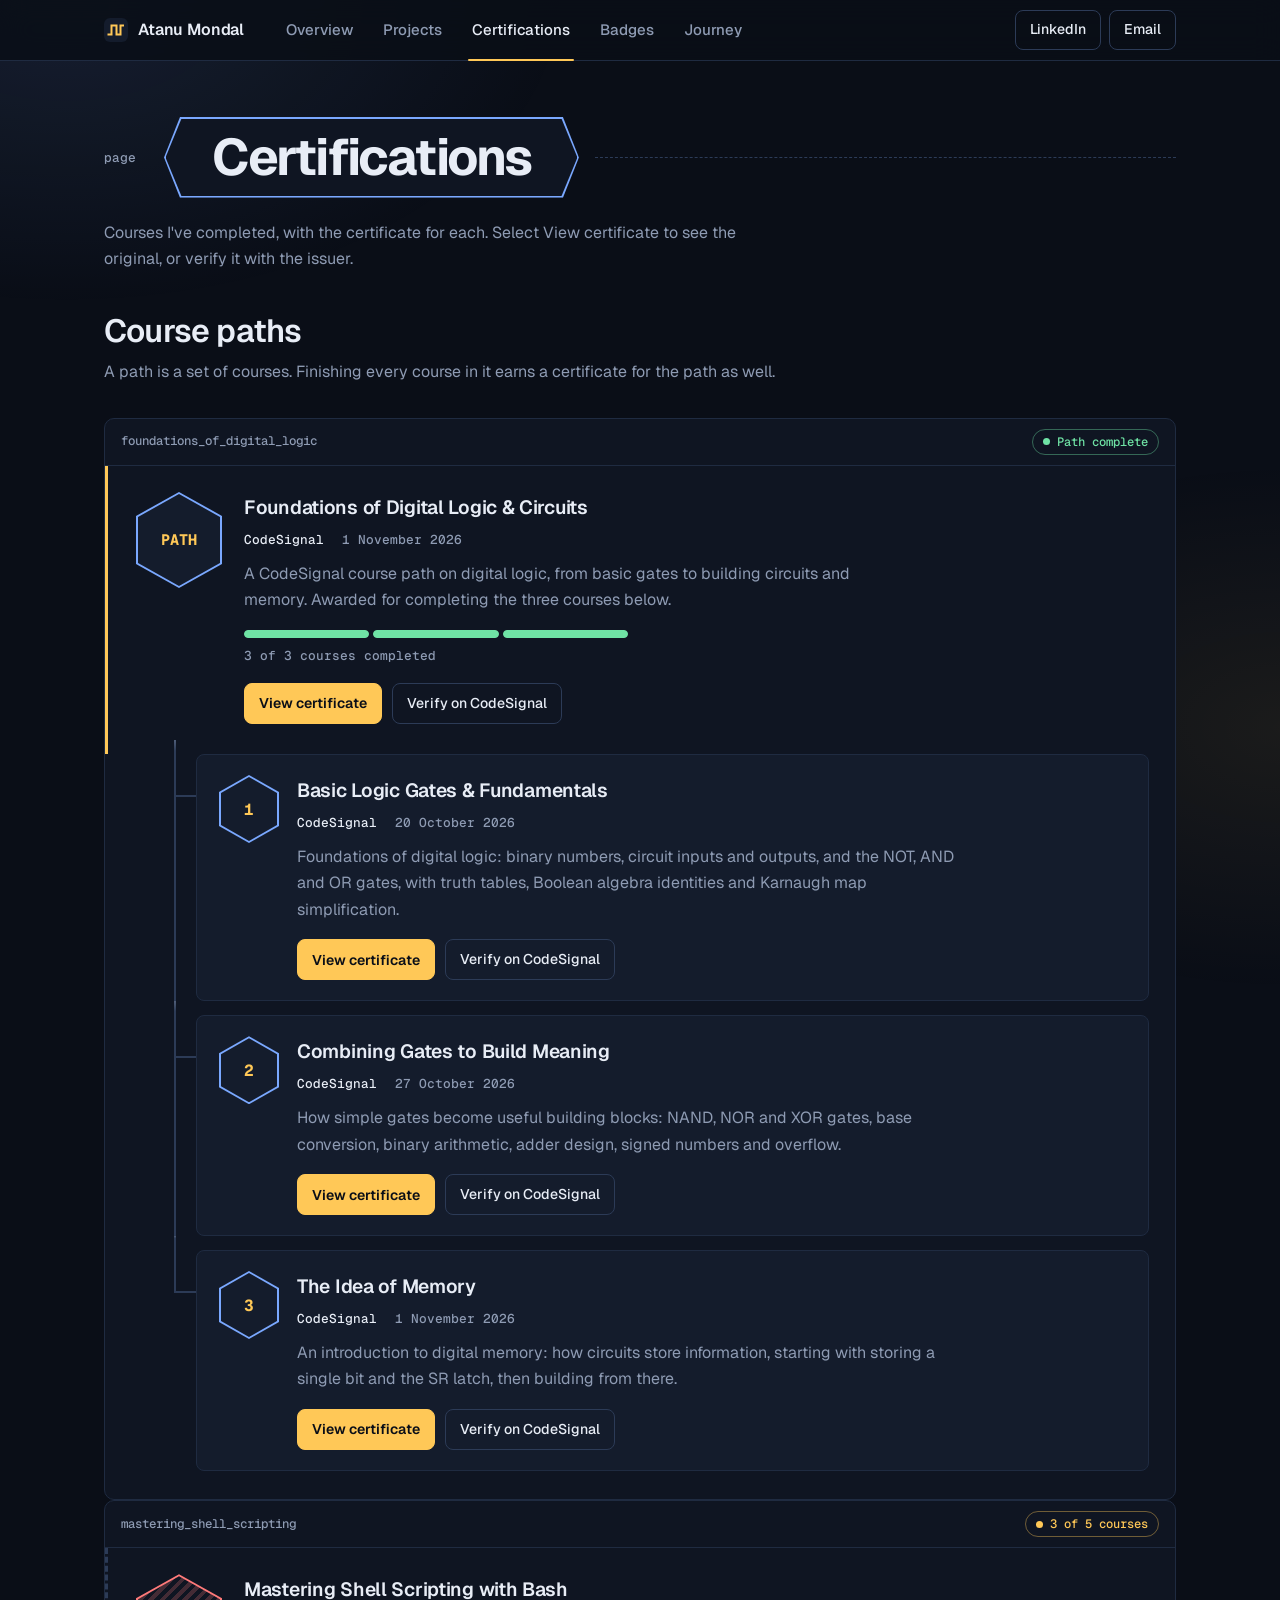
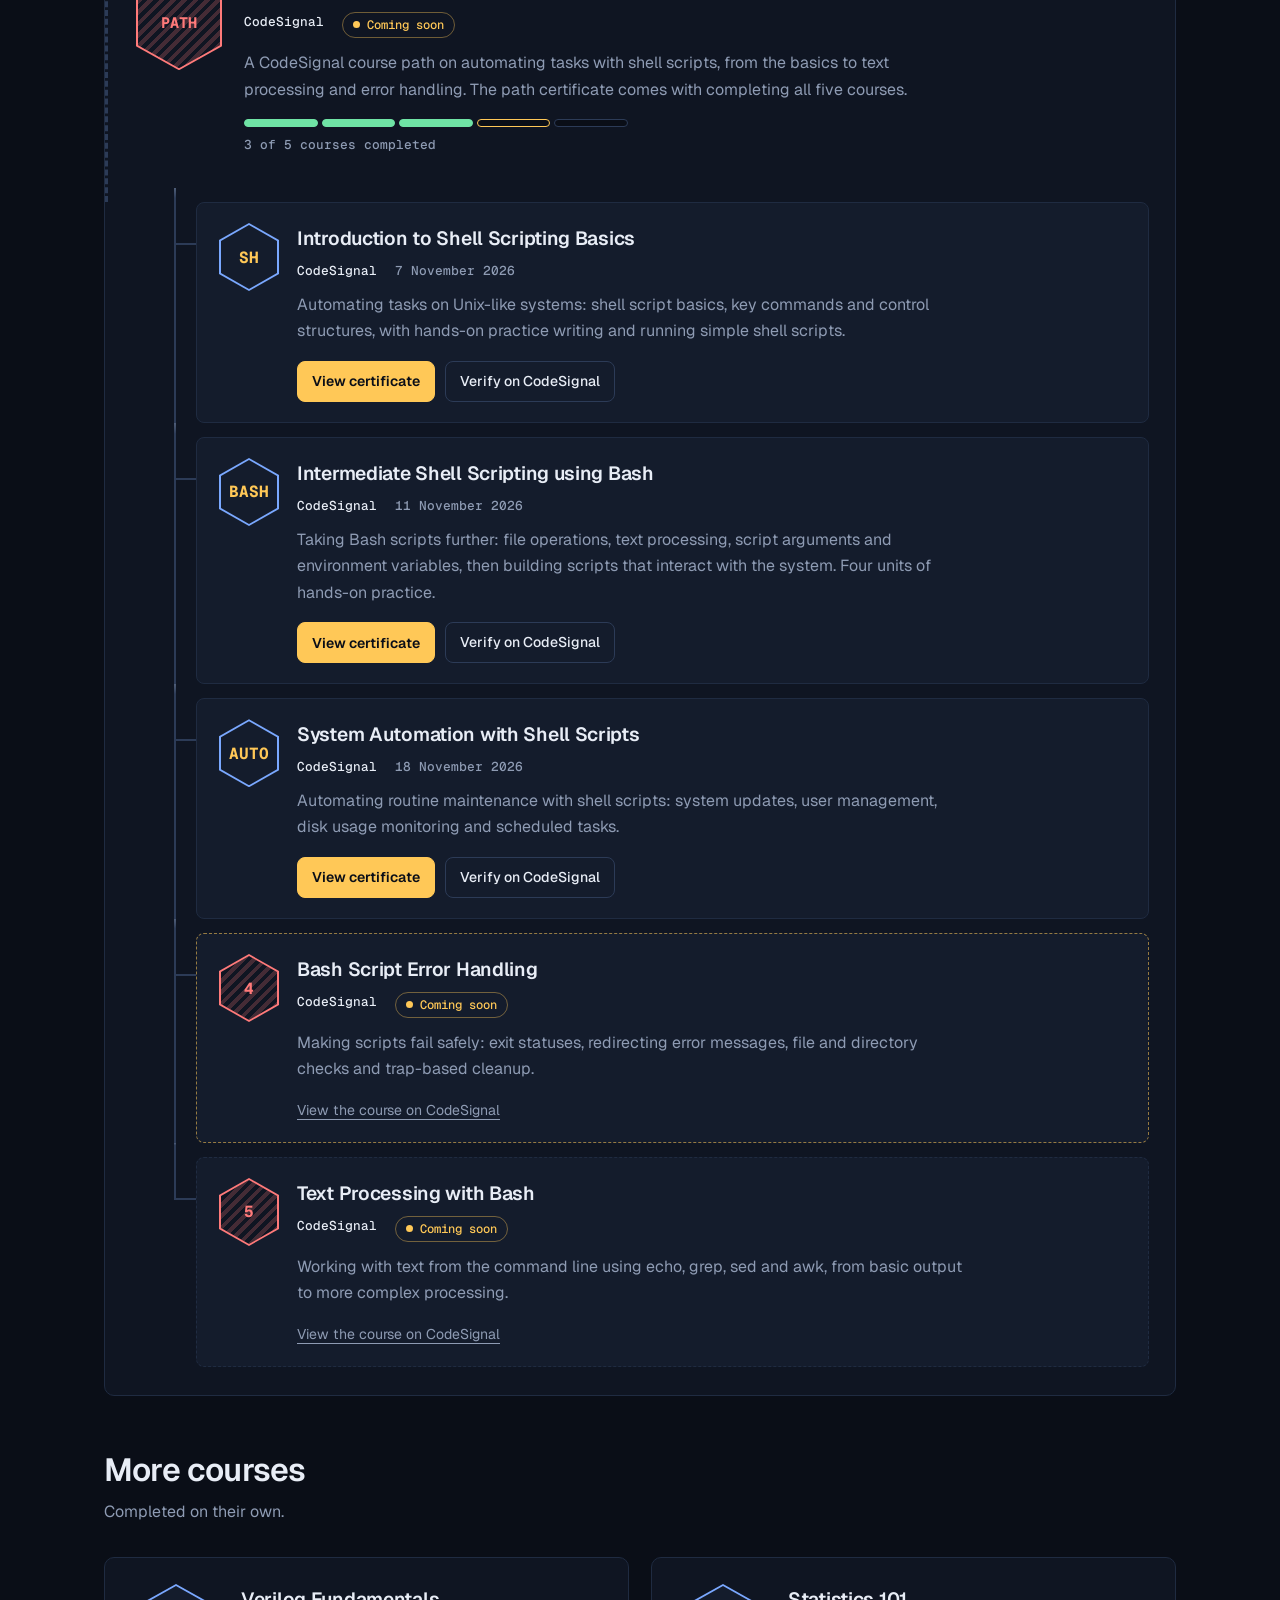
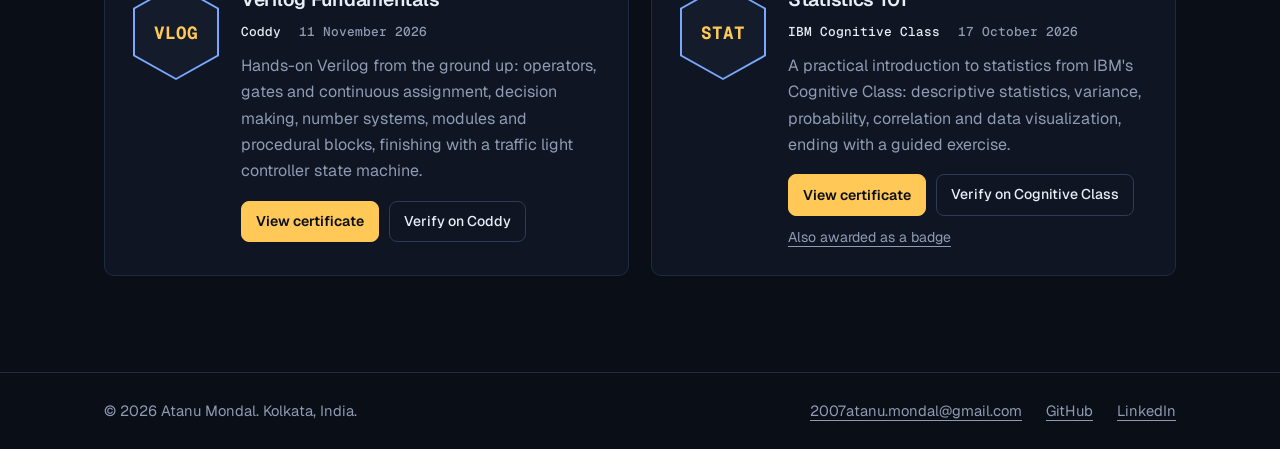
<file: certifications.html>
<!DOCTYPE html>
<html lang="en" data-site="online">
<head>
  <meta charset="UTF-8">
  <meta name="viewport" content="width=device-width, initial-scale=1">
  <title>Certifications | Atanu Mondal</title>
  <script src="site.js?v=7"></script>
  <meta name="description" content="Certificates earned by Atanu Mondal: a CodeSignal digital logic course path, two CodeSignal shell scripting courses, Verilog Fundamentals from Coddy and IBM's Statistics 101.">
  <meta name="theme-color" content="#0a0e17">
  <link rel="icon" href="data:image/svg+xml,%3Csvg xmlns='http://www.w3.org/2000/svg' viewBox='0 0 32 32'%3E%3Crect width='32' height='32' rx='6' fill='%230a0e17'/%3E%3Cpath d='M4 22h6V10h8v12h6V10h4' fill='none' stroke='%23ffc857' stroke-width='2.6'/%3E%3C/svg%3E">
  <link rel="preconnect" href="https://fonts.googleapis.com">
  <link rel="preconnect" href="https://fonts.gstatic.com" crossorigin>
  <link href="https://fonts.googleapis.com/css2?family=Geist:wght@400;500;600;700&family=Geist+Mono:wght@400;500;600;700&display=swap" rel="stylesheet">
  <link rel="stylesheet" href="style.css?v=7">
</head>
<body>

  <a class="skip" href="#main">Skip to content</a>

  <header class="chrome">
    <div class="chrome-in">
      <a class="brand" href="index.html" aria-label="Atanu Mondal, overview"><svg viewBox="0 0 24 24" aria-hidden="true"><rect width="24" height="24" rx="6" fill="#141c2c"/><path d="M3.5 16.5h4v-9h5v9h4v-9h3.5" fill="none" stroke="#ffc857" stroke-width="2" stroke-linejoin="miter"/></svg><span>Atanu Mondal</span></a>
      <nav class="tabs" aria-label="Sections">
        <a href="index.html">Overview</a>
        <a href="projects.html">Projects</a>
        <a href="certifications.html" aria-current="page">Certifications<span class="ind" aria-hidden="true"></span></a>
        <a href="badges.html">Badges</a>
        <a href="journey.html">Journey</a>
      </nav>
      <div class="chrome-btns">
        <a class="mail" href="https://www.linkedin.com/in/atanu-mondal7" target="_blank" rel="noopener">LinkedIn<span class="sr"> (opens in a new tab)</span></a>
        <a class="mail" href="mailto:2007atanu.mondal@gmail.com">Email</a>
      </div>
    </div>
  </header>

  <main id="main">

    <section class="pagehead">
      <div class="wrap">
        <div class="busline">
          <span class="sig">page</span>
          <div class="pagebus-wrap"><div class="hexbus pagebus"><div class="in"><h1>Certifications</h1></div></div></div>
        </div>
        <p class="page-intro">Courses I've completed, with the certificate for each. Select View certificate to see the original, or verify it with the issuer.</p>
      </div>
    </section>

    <div class="wrap">

      <h2 class="sec-h" id="path-h">Course paths</h2>
      <p class="lede">A path is a set of courses. Finishing every course in it earns a certificate for the path as well.</p>

      <div class="panel path">
        <div class="panel-bar"><span>foundations_of_digital_logic</span><span class="chip is-pass"><span class="dot" aria-hidden="true"></span>Path complete</span></div>
        <article class="cred cred-path" id="foundations-of-digital-logic-and-circuits" data-reveal style="--i:0">
            <div class="cred-seal"><div class="hexseal" aria-hidden="true"><span>PATH</span></div></div>
            <div class="cred-main">
              <h3>Foundations of Digital Logic &amp; Circuits</h3>
              <p class="cred-meta"><span class="issuer">CodeSignal</span><time datetime="2026-11-01">1 November 2026</time></p>
              <p class="cred-desc">A CodeSignal course path on digital logic, from basic gates to building circuits and memory. Awarded for completing the three courses below.</p>
              <div class="progress"><ol class="segs" style="--n:3" aria-hidden="true"><li class="on" style="--k:0"></li><li class="on" style="--k:1"></li><li class="on" style="--k:2"></li></ol><p class="cred-meta">3 of 3 courses completed</p></div><div class="cred-actions"><button type="button" class="btn primary sm" data-view data-kind="certificate" data-title="Foundations of Digital Logic &amp; Circuits" data-image="assets/certificates/foundations-of-digital-logic-and-circuits" data-verify="https://codesignal.com/learn/certificates/cmuigkic6000kgm0a2lafrcne/course-paths/600" data-verify-label="Verify on CodeSignal">View certificate</button><a class="btn sm" href="https://codesignal.com/learn/certificates/cmuigkic6000kgm0a2lafrcne/course-paths/600" target="_blank" rel="noopener">Verify on CodeSignal<span class="sr"> (opens in a new tab)</span></a></div>
            </div>
          </article>
        <ul class="tree" aria-label="Courses completed for this path">
          <li class="cred cred-child" id="basic-logic-gates-and-fundamentals" data-reveal style="--i:0">
            <div class="cred-seal"><div class="hexseal" aria-hidden="true"><span>1</span></div></div>
            <div class="cred-main">
              <h3>Basic Logic Gates &amp; Fundamentals</h3>
              <p class="cred-meta"><span class="issuer">CodeSignal</span><time datetime="2026-10-20">20 October 2026</time></p>
              <p class="cred-desc">Foundations of digital logic: binary numbers, circuit inputs and outputs, and the NOT, AND and OR gates, with truth tables, Boolean algebra identities and Karnaugh map simplification.</p>
              <div class="cred-actions"><button type="button" class="btn primary sm" data-view data-kind="certificate" data-title="Basic Logic Gates &amp; Fundamentals" data-image="assets/certificates/basic-logic-gates-and-fundamentals" data-verify="https://codesignal.com/learn/certificates/cmuigkic6000kgm0a2lafrcne/courses/2513" data-verify-label="Verify on CodeSignal">View certificate</button><a class="btn sm" href="https://codesignal.com/learn/certificates/cmuigkic6000kgm0a2lafrcne/courses/2513" target="_blank" rel="noopener">Verify on CodeSignal<span class="sr"> (opens in a new tab)</span></a></div>
            </div>
          </li>
          <li class="cred cred-child" id="combining-gates-to-build-meaning" data-reveal style="--i:1">
            <div class="cred-seal"><div class="hexseal" aria-hidden="true"><span>2</span></div></div>
            <div class="cred-main">
              <h3>Combining Gates to Build Meaning</h3>
              <p class="cred-meta"><span class="issuer">CodeSignal</span><time datetime="2026-10-27">27 October 2026</time></p>
              <p class="cred-desc">How simple gates become useful building blocks: NAND, NOR and XOR gates, base conversion, binary arithmetic, adder design, signed numbers and overflow.</p>
              <div class="cred-actions"><button type="button" class="btn primary sm" data-view data-kind="certificate" data-title="Combining Gates to Build Meaning" data-image="assets/certificates/combining-gates-to-build-meaning" data-verify="https://codesignal.com/learn/certificates/cmuigkic6000kgm0a2lafrcne/courses/2514" data-verify-label="Verify on CodeSignal">View certificate</button><a class="btn sm" href="https://codesignal.com/learn/certificates/cmuigkic6000kgm0a2lafrcne/courses/2514" target="_blank" rel="noopener">Verify on CodeSignal<span class="sr"> (opens in a new tab)</span></a></div>
            </div>
          </li>
          <li class="cred cred-child" id="the-idea-of-memory" data-reveal style="--i:2">
            <div class="cred-seal"><div class="hexseal" aria-hidden="true"><span>3</span></div></div>
            <div class="cred-main">
              <h3>The Idea of Memory</h3>
              <p class="cred-meta"><span class="issuer">CodeSignal</span><time datetime="2026-11-01">1 November 2026</time></p>
              <p class="cred-desc">An introduction to digital memory: how circuits store information, starting with storing a single bit and the SR latch, then building from there.</p>
              <div class="cred-actions"><button type="button" class="btn primary sm" data-view data-kind="certificate" data-title="The Idea of Memory" data-image="assets/certificates/the-idea-of-memory" data-verify="https://codesignal.com/learn/certificates/cmuigkic6000kgm0a2lafrcne/courses/2515" data-verify-label="Verify on CodeSignal">View certificate</button><a class="btn sm" href="https://codesignal.com/learn/certificates/cmuigkic6000kgm0a2lafrcne/courses/2515" target="_blank" rel="noopener">Verify on CodeSignal<span class="sr"> (opens in a new tab)</span></a></div>
            </div>
          </li>
        </ul>
      </div>

      <div class="panel path">
        <div class="panel-bar"><span>mastering_shell_scripting</span><span class="chip is-wip"><span class="dot" aria-hidden="true"></span>3 of 5 courses</span></div>
        <article class="cred cred-path is-pending" id="mastering-shell-scripting-with-bash" data-reveal style="--i:0">
            <div class="cred-seal"><div class="hexseal is-x" aria-hidden="true"><span>PATH</span></div></div>
            <div class="cred-main">
              <h3>Mastering Shell Scripting with Bash</h3>
              <p class="cred-meta"><span class="issuer">CodeSignal</span><span class="chip is-wip"><span class="dot" aria-hidden="true"></span>Coming soon</span></p>
              <p class="cred-desc">A CodeSignal course path on automating tasks with shell scripts, from the basics to text processing and error handling. The path certificate comes with completing all five courses.</p>
              <div class="progress"><ol class="segs" style="--n:5" aria-hidden="true"><li class="on" style="--k:0"></li><li class="on" style="--k:1"></li><li class="on" style="--k:2"></li><li class="" style="--k:3"></li><li class="" style="--k:4"></li></ol><p class="cred-meta">3 of 5 courses completed</p></div>
            </div>
          </article>
        <ul class="tree" aria-label="Courses in this path">
          <li class="cred cred-child" id="introduction-to-shell-scripting-basics" data-reveal style="--i:0">
            <div class="cred-seal"><div class="hexseal" aria-hidden="true"><span>SH</span></div></div>
            <div class="cred-main">
              <h3>Introduction to Shell Scripting Basics</h3>
              <p class="cred-meta"><span class="issuer">CodeSignal</span><time datetime="2026-11-07">7 November 2026</time></p>
              <p class="cred-desc">Automating tasks on Unix-like systems: shell script basics, key commands and control structures, with hands-on practice writing and running simple shell scripts.</p>
              <div class="cred-actions"><button type="button" class="btn primary sm" data-view data-kind="certificate" data-title="Introduction to Shell Scripting Basics" data-image="assets/certificates/introduction-to-shell-scripting-basics" data-verify="https://codesignal.com/learn/certificates/cmuigkic6000kgm0a2lafrcne/courses/558" data-verify-label="Verify on CodeSignal">View certificate</button><a class="btn sm" href="https://codesignal.com/learn/certificates/cmuigkic6000kgm0a2lafrcne/courses/558" target="_blank" rel="noopener">Verify on CodeSignal<span class="sr"> (opens in a new tab)</span></a></div>
            </div>
          </li>
          <li class="cred cred-child" id="intermediate-shell-scripting" data-reveal style="--i:1">
            <div class="cred-seal"><div class="hexseal" aria-hidden="true"><span>BASH</span></div></div>
            <div class="cred-main">
              <h3>Intermediate Shell Scripting using Bash</h3>
              <p class="cred-meta"><span class="issuer">CodeSignal</span><time datetime="2026-11-11">11 November 2026</time></p>
              <p class="cred-desc">Taking Bash scripts further: file operations, text processing, script arguments and environment variables, then building scripts that interact with the system. Four units of hands-on practice.</p>
              <div class="cred-actions"><button type="button" class="btn primary sm" data-view data-kind="certificate" data-title="Intermediate Shell Scripting using Bash" data-image="assets/certificates/intermediate-shell-scripting" data-verify="https://codesignal.com/learn/certificates/cmuigkic6000kgm0a2lafrcne/courses/559" data-verify-label="Verify on CodeSignal">View certificate</button><a class="btn sm" href="https://codesignal.com/learn/certificates/cmuigkic6000kgm0a2lafrcne/courses/559" target="_blank" rel="noopener">Verify on CodeSignal<span class="sr"> (opens in a new tab)</span></a></div>
            </div>
          </li>
          <li class="cred cred-child" id="system-automation-with-shell-scripts" data-reveal style="--i:2">
            <div class="cred-seal"><div class="hexseal" aria-hidden="true"><span>AUTO</span></div></div>
            <div class="cred-main">
              <h3>System Automation with Shell Scripts</h3>
              <p class="cred-meta"><span class="issuer">CodeSignal</span><time datetime="2026-11-18">18 November 2026</time></p>
              <p class="cred-desc">Automating routine maintenance with shell scripts: system updates, user management, disk usage monitoring and scheduled tasks.</p>
              <div class="cred-actions"><button type="button" class="btn primary sm" data-view data-kind="certificate" data-title="System Automation with Shell Scripts" data-image="assets/certificates/system-automation-with-shell-scripts" data-verify="https://codesignal.com/learn/certificates/cmuigkic6000kgm0a2lafrcne/courses/560" data-verify-label="Verify on CodeSignal">View certificate</button><a class="btn sm" href="https://codesignal.com/learn/certificates/cmuigkic6000kgm0a2lafrcne/courses/560" target="_blank" rel="noopener">Verify on CodeSignal<span class="sr"> (opens in a new tab)</span></a></div>
            </div>
          </li>
          <li class="cred cred-child is-pending" id="bash-script-error-handling" data-reveal style="--i:3">
            <div class="cred-seal"><div class="hexseal is-x" aria-hidden="true"><span>4</span></div></div>
            <div class="cred-main">
              <h3>Bash Script Error Handling</h3>
              <p class="cred-meta"><span class="issuer">CodeSignal</span><span class="chip is-wip"><span class="dot" aria-hidden="true"></span>Coming soon</span></p>
              <p class="cred-desc">Making scripts fail safely: exit statuses, redirecting error messages, file and directory checks and trap-based cleanup.</p>
              <div class="cred-actions"><a class="text-link" href="https://codesignal.com/learn/courses/bash-script-error-handling" target="_blank" rel="noopener">View the course on CodeSignal<span class="sr"> (opens in a new tab)</span></a></div>
            </div>
          </li>
          <li class="cred cred-child is-pending" id="text-processing-with-bash" data-reveal style="--i:4">
            <div class="cred-seal"><div class="hexseal is-x" aria-hidden="true"><span>5</span></div></div>
            <div class="cred-main">
              <h3>Text Processing with Bash</h3>
              <p class="cred-meta"><span class="issuer">CodeSignal</span><span class="chip is-wip"><span class="dot" aria-hidden="true"></span>Coming soon</span></p>
              <p class="cred-desc">Working with text from the command line using echo, grep, sed and awk, from basic output to more complex processing.</p>
              <div class="cred-actions"><a class="text-link" href="https://codesignal.com/learn/courses/text-processing-with-bash" target="_blank" rel="noopener">View the course on CodeSignal<span class="sr"> (opens in a new tab)</span></a></div>
            </div>
          </li>
        </ul>
      </div>

      <h2 class="sec-h" id="more-h">More courses</h2>
      <p class="lede">Completed on their own.</p>

      <div class="cards two">
        <article class="panel cred" id="verilog-fundamentals" data-reveal style="--i:0">
            <div class="cred-seal"><div class="hexseal" aria-hidden="true"><span>VLOG</span></div></div>
            <div class="cred-main">
              <h3>Verilog Fundamentals</h3>
              <p class="cred-meta"><span class="issuer">Coddy</span><time datetime="2026-11-11">11 November 2026</time></p>
              <p class="cred-desc">Hands-on Verilog from the ground up: operators, gates and continuous assignment, decision making, number systems, modules and procedural blocks, finishing with a traffic light controller state machine.</p>
              <div class="cred-actions"><button type="button" class="btn primary sm" data-view data-kind="certificate" data-title="Verilog Fundamentals" data-image="assets/certificates/verilog-fundamentals" data-verify="https://coddy.tech/certifications/elhWrw-verilog-BqNii0" data-verify-label="Verify on Coddy">View certificate</button><a class="btn sm" href="https://coddy.tech/certifications/elhWrw-verilog-BqNii0" target="_blank" rel="noopener">Verify on Coddy<span class="sr"> (opens in a new tab)</span></a></div>
            </div>
          </article>
        <article class="panel cred" id="statistics-101" data-reveal style="--i:1">
            <div class="cred-seal"><div class="hexseal" aria-hidden="true"><span>STAT</span></div></div>
            <div class="cred-main">
              <h3>Statistics 101</h3>
              <p class="cred-meta"><span class="issuer">IBM Cognitive Class</span><time datetime="2026-10-17">17 October 2026</time></p>
              <p class="cred-desc">A practical introduction to statistics from IBM&#x27;s Cognitive Class: descriptive statistics, variance, probability, correlation and data visualization, ending with a guided exercise.</p>
              <div class="cred-actions"><button type="button" class="btn primary sm" data-view data-kind="certificate" data-title="Statistics 101" data-image="assets/certificates/statistics-101" data-verify="https://courses.cognitiveclass.ai/certificates/bf04a6a1408846f7b9541966ec0c4829" data-verify-label="Verify on Cognitive Class">View certificate</button><a class="btn sm" href="https://courses.cognitiveclass.ai/certificates/bf04a6a1408846f7b9541966ec0c4829" target="_blank" rel="noopener">Verify on Cognitive Class<span class="sr"> (opens in a new tab)</span></a><a class="text-link" href="badges.html#statistics-101">Also awarded as a badge</a></div>
            </div>
          </article>
      </div>
    </div>

  </main>

  <footer class="foot">
    <div class="wrap foot-in">
      <p>&copy; 2026 Atanu Mondal. Kolkata, India.</p>
      <ul>
        <li><a href="mailto:2007atanu.mondal@gmail.com">2007atanu.mondal@gmail.com</a></li>
        <li><a href="https://github.com/atanumondal7">GitHub</a></li>
        <li><a href="https://www.linkedin.com/in/atanu-mondal7" target="_blank" rel="noopener">LinkedIn</a></li>
      </ul>
    </div>
  </footer>

</body>
</html>
</file>
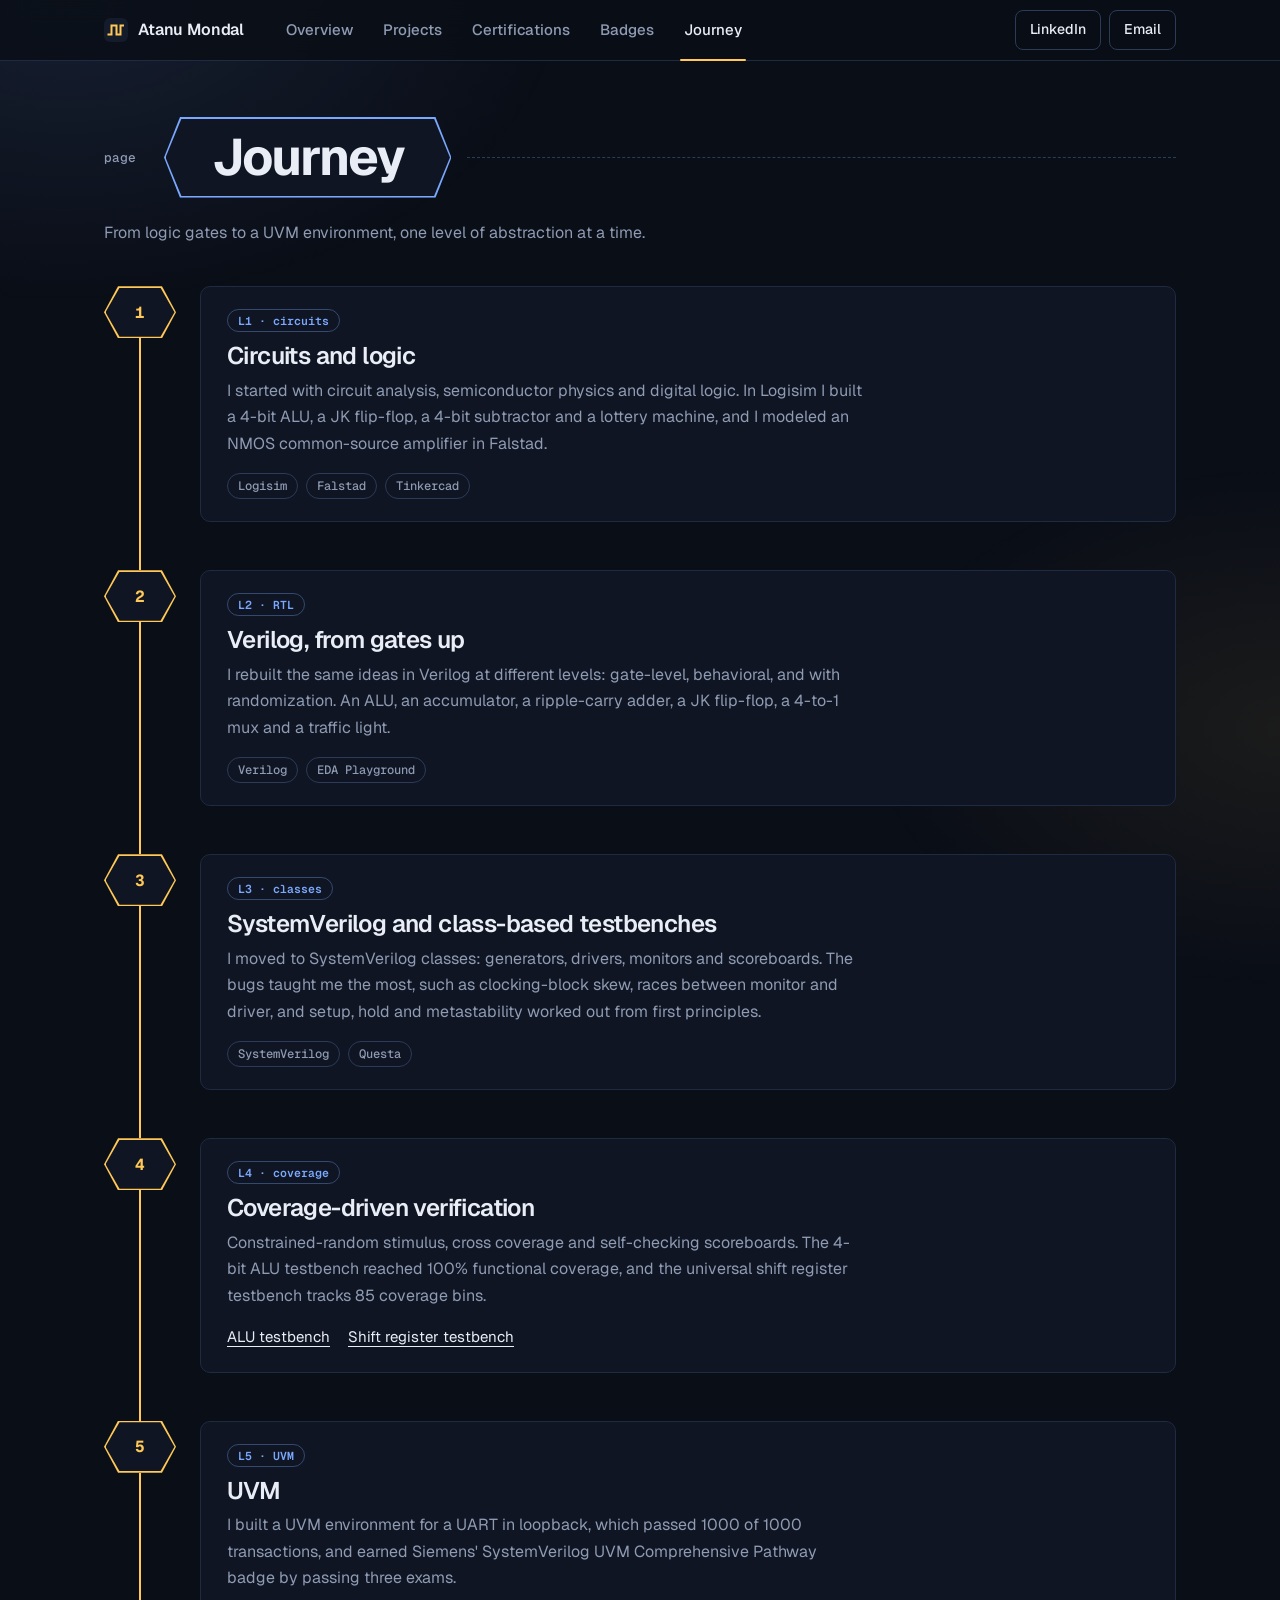
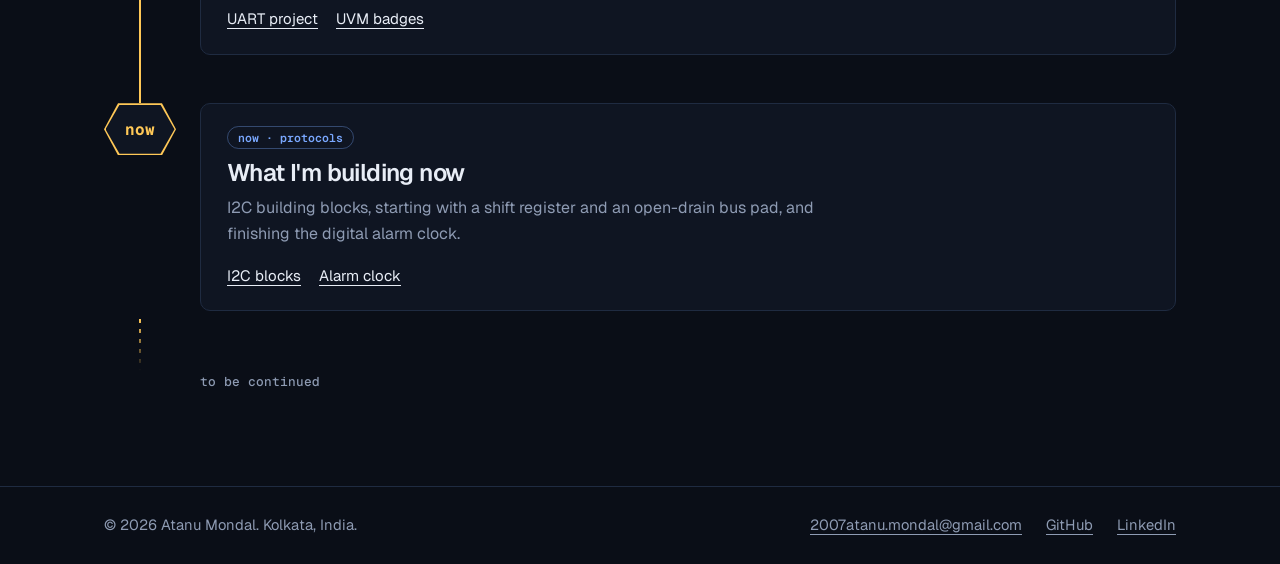
<file: journey.html>
<!DOCTYPE html>
<html lang="en" data-site="online">
<head>
  <meta charset="UTF-8">
  <meta name="viewport" content="width=device-width, initial-scale=1">
  <title>Journey | Atanu Mondal</title>
  <script src="site.js?v=7"></script>
  <meta name="description" content="How Atanu Mondal went from logic gates to UVM verification.">
  <meta name="theme-color" content="#0a0e17">
  <link rel="icon" href="data:image/svg+xml,%3Csvg xmlns='http://www.w3.org/2000/svg' viewBox='0 0 32 32'%3E%3Crect width='32' height='32' rx='6' fill='%230a0e17'/%3E%3Cpath d='M4 22h6V10h8v12h6V10h4' fill='none' stroke='%23ffc857' stroke-width='2.6'/%3E%3C/svg%3E">
  <link rel="preconnect" href="https://fonts.googleapis.com">
  <link rel="preconnect" href="https://fonts.gstatic.com" crossorigin>
  <link href="https://fonts.googleapis.com/css2?family=Geist:wght@400;500;600;700&family=Geist+Mono:wght@400;500;600;700&display=swap" rel="stylesheet">
  <link rel="stylesheet" href="style.css?v=7">
</head>
<body>

  <a class="skip" href="#main">Skip to content</a>

  <header class="chrome">
    <div class="chrome-in">
      <a class="brand" href="index.html" aria-label="Atanu Mondal, overview"><svg viewBox="0 0 24 24" aria-hidden="true"><rect width="24" height="24" rx="6" fill="#141c2c"/><path d="M3.5 16.5h4v-9h5v9h4v-9h3.5" fill="none" stroke="#ffc857" stroke-width="2" stroke-linejoin="miter"/></svg><span>Atanu Mondal</span></a>
      <nav class="tabs" aria-label="Sections">
        <a href="index.html">Overview</a>
        <a href="projects.html">Projects</a>
        <a href="certifications.html">Certifications</a>
        <a href="badges.html">Badges</a>
        <a href="journey.html" aria-current="page">Journey<span class="ind" aria-hidden="true"></span></a>
      </nav>
      <div class="chrome-btns">
        <a class="mail" href="https://www.linkedin.com/in/atanu-mondal7" target="_blank" rel="noopener">LinkedIn<span class="sr"> (opens in a new tab)</span></a>
        <a class="mail" href="mailto:2007atanu.mondal@gmail.com">Email</a>
      </div>
    </div>
  </header>

  <main id="main">

    <section class="pagehead">
      <div class="wrap">
        <div class="busline">
          <span class="sig">page</span>
          <div class="pagebus-wrap"><div class="hexbus pagebus"><div class="in"><h1>Journey</h1></div></div></div>
        </div>
        <p class="page-intro">From logic gates to a UVM environment, one level of abstraction at a time.</p>
      </div>
    </section>

    <div class="wrap">
      <ol class="stages">

        <li class="stage" style="--i:0">
          <div class="hexbus stage-node"><div class="in">1</div></div>
          <div class="stage-body">
            <span class="lvl">L1 · circuits</span>
            <h2>Circuits and logic</h2>
            <p>I started with circuit analysis, semiconductor physics and digital logic. In Logisim I built a 4-bit ALU, a JK flip-flop, a 4-bit subtractor and a lottery machine, and I modeled an NMOS common-source amplifier in Falstad.</p>
            <ul class="chips"><li class="chip">Logisim</li><li class="chip">Falstad</li><li class="chip">Tinkercad</li></ul>
          </div>
        </li>

        <li class="stage" style="--i:1">
          <div class="hexbus stage-node"><div class="in">2</div></div>
          <div class="stage-body">
            <span class="lvl">L2 · RTL</span>
            <h2>Verilog, from gates up</h2>
            <p>I rebuilt the same ideas in Verilog at different levels: gate-level, behavioral, and with randomization. An ALU, an accumulator, a ripple-carry adder, a JK flip-flop, a 4-to-1 mux and a traffic light.</p>
            <ul class="chips"><li class="chip">Verilog</li><li class="chip">EDA Playground</li></ul>
          </div>
        </li>

        <li class="stage" style="--i:2">
          <div class="hexbus stage-node"><div class="in">3</div></div>
          <div class="stage-body">
            <span class="lvl">L3 · classes</span>
            <h2>SystemVerilog and class-based testbenches</h2>
            <p>I moved to SystemVerilog classes: generators, drivers, monitors and scoreboards. The bugs taught me the most, such as clocking-block skew, races between monitor and driver, and setup, hold and metastability worked out from first principles.</p>
            <ul class="chips"><li class="chip">SystemVerilog</li><li class="chip">Questa</li></ul>
          </div>
        </li>

        <li class="stage" style="--i:3">
          <div class="hexbus stage-node"><div class="in">4</div></div>
          <div class="stage-body">
            <span class="lvl">L4 · coverage</span>
            <h2>Coverage-driven verification</h2>
            <p>Constrained-random stimulus, cross coverage and self-checking scoreboards. The 4-bit ALU testbench reached 100% functional coverage, and the universal shift register testbench tracks 85 coverage bins.</p>
            <p class="links"><a href="projects.html#alu">ALU testbench</a><a href="projects.html#usr">Shift register testbench</a></p>
          </div>
        </li>

        <li class="stage" style="--i:4">
          <div class="hexbus stage-node"><div class="in">5</div></div>
          <div class="stage-body">
            <span class="lvl">L5 · UVM</span>
            <h2>UVM</h2>
            <p>I built a UVM environment for a UART in loopback, which passed 1000 of 1000 transactions, and earned Siemens' SystemVerilog UVM Comprehensive Pathway badge by passing three exams.</p>
            <p class="links"><a href="projects.html#uart">UART project</a><a href="badges.html">UVM badges</a></p>
          </div>
        </li>

        <li class="stage" style="--i:5">
          <div class="hexbus stage-node"><div class="in">now</div></div>
          <div class="stage-body">
            <span class="lvl">now · protocols</span>
            <h2>What I'm building now</h2>
            <p>I2C building blocks, starting with a shift register and an open-drain bus pad, and finishing the digital alarm clock.</p>
            <p class="links"><a href="projects.html#i2c">I2C blocks</a><a href="projects.html#alarm-clock">Alarm clock</a></p>
          </div>
        </li>

      </ol>
      <p class="tbc" aria-hidden="true">to be continued</p>
    </div>

  </main>

  <footer class="foot">
    <div class="wrap foot-in">
      <p>&copy; 2026 Atanu Mondal. Kolkata, India.</p>
      <ul>
        <li><a href="mailto:2007atanu.mondal@gmail.com">2007atanu.mondal@gmail.com</a></li>
        <li><a href="https://github.com/atanumondal7">GitHub</a></li>
        <li><a href="https://www.linkedin.com/in/atanu-mondal7" target="_blank" rel="noopener">LinkedIn</a></li>
      </ul>
    </div>
  </footer>

</body>
</html>
</file>
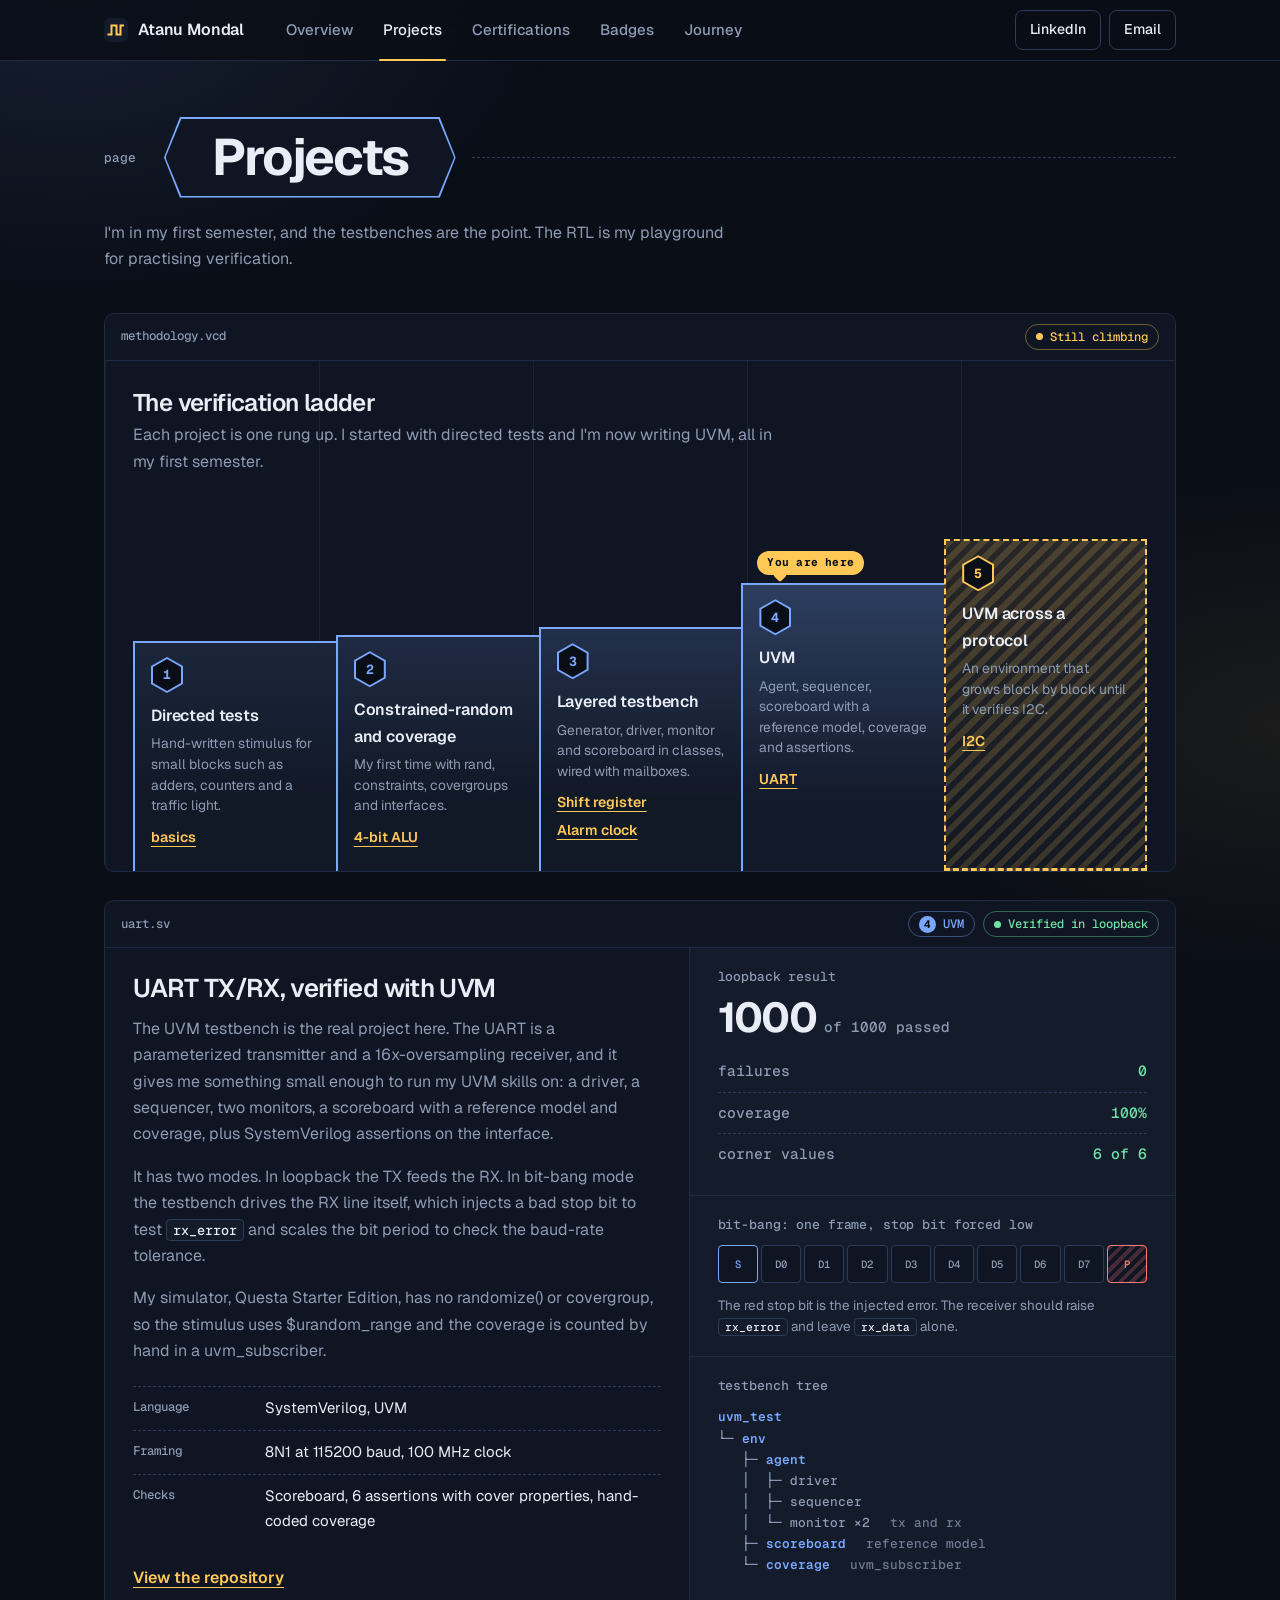
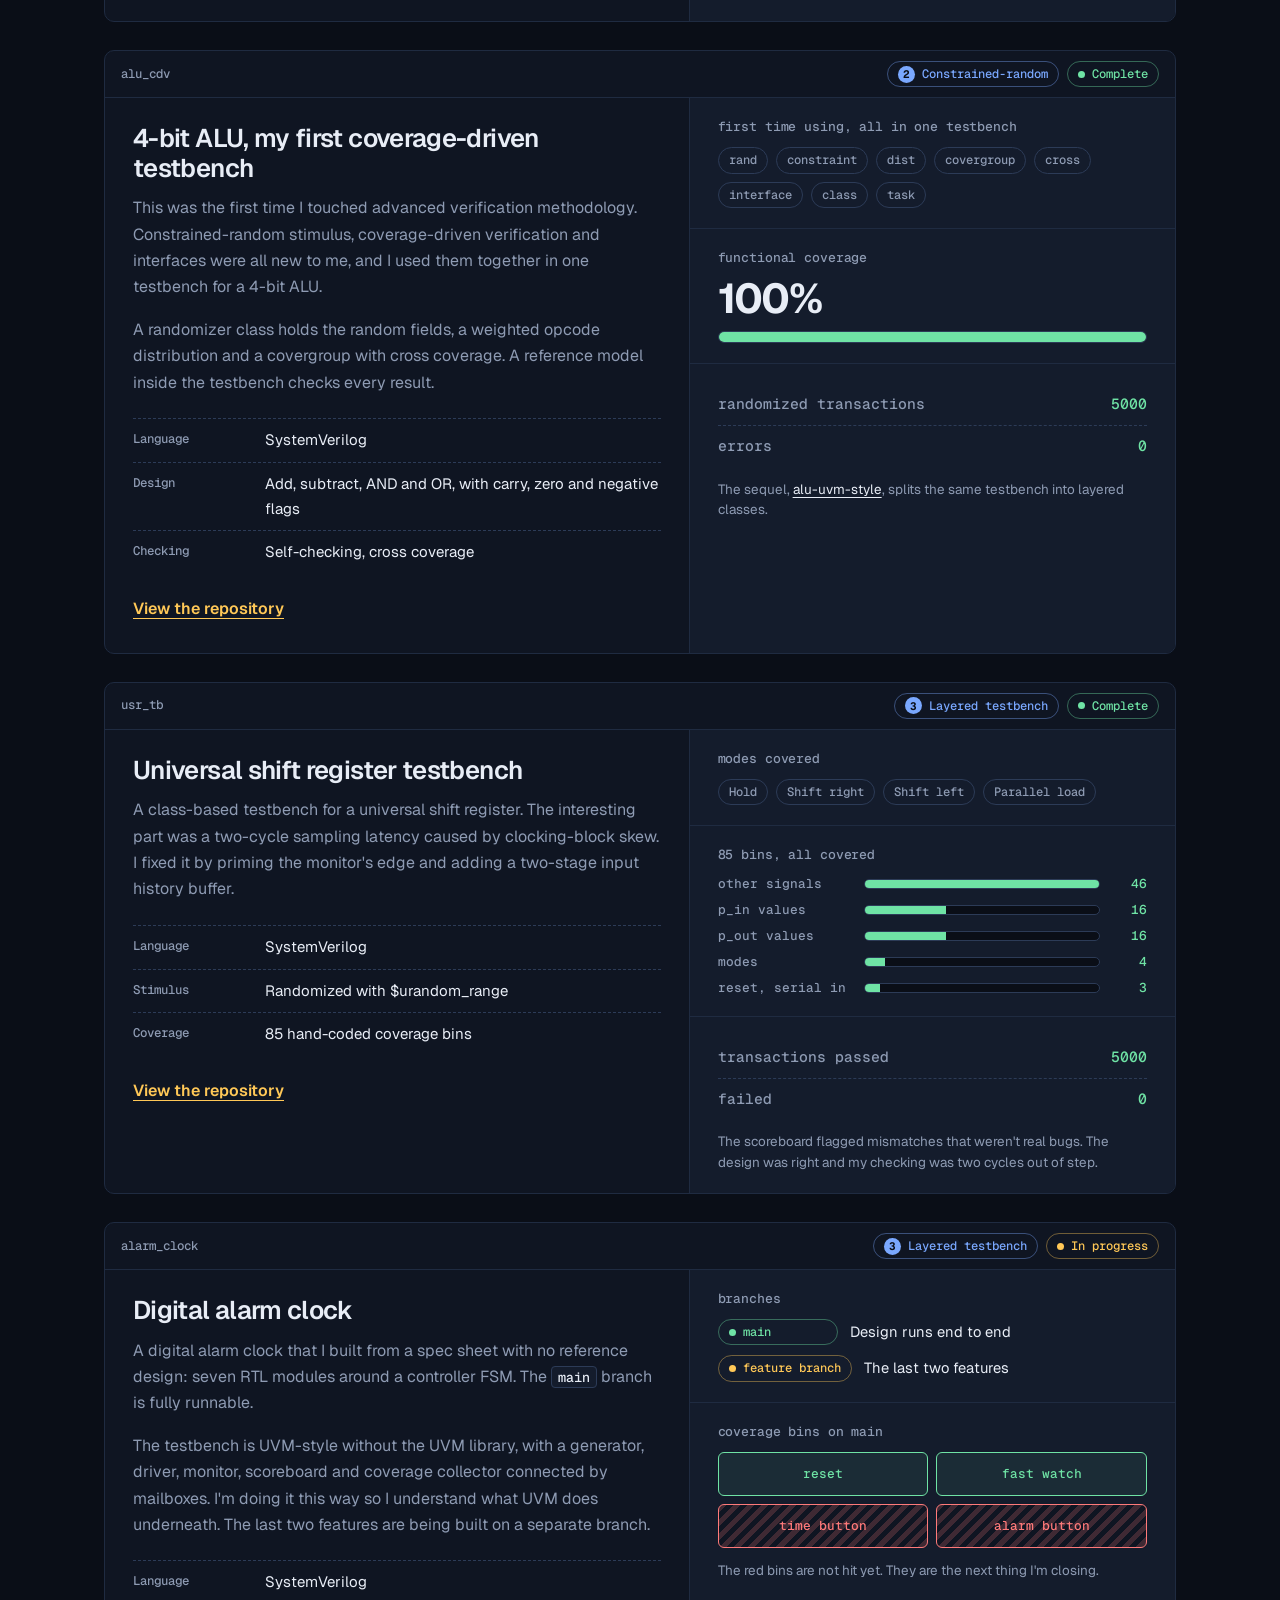
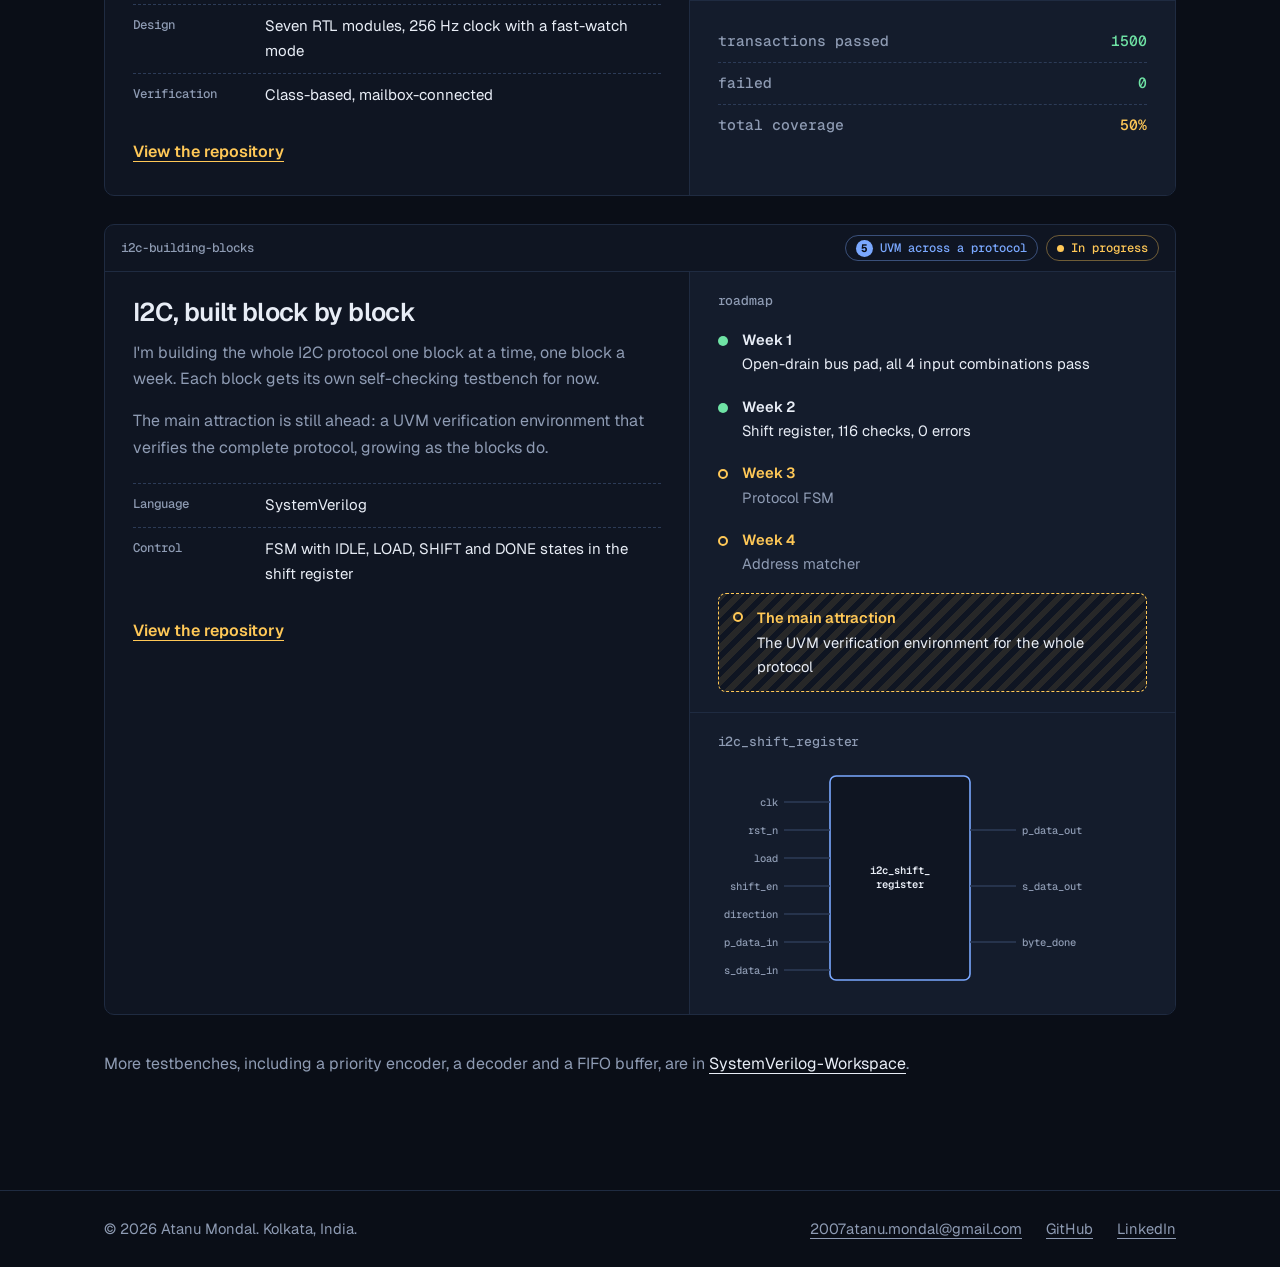
<file: projects.html>
<!DOCTYPE html>
<html lang="en" data-site="online">
<head>
  <meta charset="UTF-8">
  <meta name="viewport" content="width=device-width, initial-scale=1">
  <title>Projects | Atanu Mondal</title>
  <script src="site.js?v=7"></script>
  <meta name="description" content="RTL designs and verification testbenches by Atanu Mondal, a first-semester student: a UART with a UVM testbench, an ALU with coverage-driven verification, and more.">
  <meta name="theme-color" content="#0a0e17">
  <link rel="icon" href="data:image/svg+xml,%3Csvg xmlns='http://www.w3.org/2000/svg' viewBox='0 0 32 32'%3E%3Crect width='32' height='32' rx='6' fill='%230a0e17'/%3E%3Cpath d='M4 22h6V10h8v12h6V10h4' fill='none' stroke='%23ffc857' stroke-width='2.6'/%3E%3C/svg%3E">
  <link rel="preconnect" href="https://fonts.googleapis.com">
  <link rel="preconnect" href="https://fonts.gstatic.com" crossorigin>
  <link href="https://fonts.googleapis.com/css2?family=Geist:wght@400;500;600;700&family=Geist+Mono:wght@400;500;600;700&display=swap" rel="stylesheet">
  <link rel="stylesheet" href="style.css?v=7">
</head>
<body>

  <a class="skip" href="#main">Skip to content</a>

  <header class="chrome">
    <div class="chrome-in">
      <a class="brand" href="index.html" aria-label="Atanu Mondal, overview"><svg viewBox="0 0 24 24" aria-hidden="true"><rect width="24" height="24" rx="6" fill="#141c2c"/><path d="M3.5 16.5h4v-9h5v9h4v-9h3.5" fill="none" stroke="#ffc857" stroke-width="2" stroke-linejoin="miter"/></svg><span>Atanu Mondal</span></a>
      <nav class="tabs" aria-label="Sections">
        <a href="index.html">Overview</a>
        <a href="projects.html" aria-current="page">Projects<span class="ind" aria-hidden="true"></span></a>
        <a href="certifications.html">Certifications</a>
        <a href="badges.html">Badges</a>
        <a href="journey.html">Journey</a>
      </nav>
      <div class="chrome-btns">
        <a class="mail" href="https://www.linkedin.com/in/atanu-mondal7" target="_blank" rel="noopener">LinkedIn<span class="sr"> (opens in a new tab)</span></a>
        <a class="mail" href="mailto:2007atanu.mondal@gmail.com">Email</a>
      </div>
    </div>
  </header>

  <main id="main">

    <section class="pagehead">
      <div class="wrap">
        <div class="busline">
          <span class="sig">page</span>
          <div class="pagebus-wrap"><div class="hexbus pagebus"><div class="in"><h1>Projects</h1></div></div></div>
        </div>
        <p class="page-intro">I'm in my first semester, and the testbenches are the point. The RTL is my playground for practising verification.</p>
      </div>
    </section>

    <div class="wrap">

      <section class="panel ladder" aria-labelledby="ladder-h" data-reveal>
        <div class="panel-bar"><span>methodology.vcd</span><span class="chip is-wip"><span class="dot" aria-hidden="true"></span>Still climbing</span></div>
        <div class="ladder-in">
          <h2 id="ladder-h">The verification ladder</h2>
          <p class="lede">Each project is one rung up. I started with directed tests and I'm now writing UVM, all in my first semester.</p>
          <ol class="rungs">
            <li class="rung" style="--h: 1; --i: 0">
              <span class="rn">1</span>
              <h3>Directed tests</h3>
              <p>Hand-written stimulus for small blocks such as adders, counters and a traffic light.</p>
              <a href="https://github.com/atanumondal7/SystemVerilog-Workspace/tree/main/basics">basics</a>
            </li>
            <li class="rung" style="--h: 2; --i: 1">
              <span class="rn">2</span>
              <h3>Constrained-random and coverage</h3>
              <p>My first time with rand, constraints, covergroups and interfaces.</p>
              <a href="#alu">4-bit ALU</a>
            </li>
            <li class="rung" style="--h: 3; --i: 2">
              <span class="rn">3</span>
              <h3>Layered testbench</h3>
              <p>Generator, driver, monitor and scoreboard in classes, wired with mailboxes.</p>
              <a href="#usr">Shift register</a><a href="#alarm-clock">Alarm clock</a>
            </li>
            <li class="rung is-here" style="--h: 4; --i: 3">
              <span class="here" aria-hidden="true">You are here</span>
              <span class="rn">4</span>
              <h3>UVM</h3>
              <p>Agent, sequencer, scoreboard with a reference model, coverage and assertions.</p>
              <a href="#uart">UART</a>
            </li>
            <li class="rung is-next" style="--h: 5; --i: 4">
              <span class="rn">5</span>
              <h3>UVM across a protocol</h3>
              <p>An environment that grows block by block until it verifies I2C.</p>
              <a href="#i2c">I2C</a>
            </li>
          </ol>
        </div>
      </section>

      <div class="projects">

        <article class="panel project" id="uart" data-reveal>
          <div class="panel-bar"><span>uart.sv</span><span class="bar-right"><span class="chip rung-chip"><span class="rn">4</span>UVM</span><span class="chip is-pass"><span class="dot" aria-hidden="true"></span>Verified in loopback</span></span></div>
          <div class="project-grid">
            <div class="project-main">
              <h2>UART TX/RX, verified with UVM</h2>
              <p>The UVM testbench is the real project here. The UART is a parameterized transmitter and a 16x-oversampling receiver, and it gives me something small enough to run my UVM skills on: a driver, a sequencer, two monitors, a scoreboard with a reference model and coverage, plus SystemVerilog assertions on the interface.</p>
              <p>It has two modes. In loopback the TX feeds the RX. In bit-bang mode the testbench drives the RX line itself, which injects a bad stop bit to test <code>rx_error</code> and scales the bit period to check the baud-rate tolerance.</p>
              <p>My simulator, Questa Starter Edition, has no randomize() or covergroup, so the stimulus uses $urandom_range and the coverage is counted by hand in a uvm_subscriber.</p>
              <dl class="spec">
                <div><dt>Language</dt><dd>SystemVerilog, UVM</dd></div>
                <div><dt>Framing</dt><dd>8N1 at 115200 baud, 100 MHz clock</dd></div>
                <div><dt>Checks</dt><dd>Scoreboard, 6 assertions with cover properties, hand-coded coverage</dd></div>
              </dl>
              <a class="repo" href="https://github.com/atanumondal7/UART">View the repository</a>
            </div>
            <div class="project-side">
              <div class="side-block">
                <h3>loopback result</h3>
                <p class="big-number">1000<small>of 1000 passed</small></p>
                <ul class="readout-list">
                  <li><span class="k">failures</span><span class="v">0</span></li>
                  <li><span class="k">coverage</span><span class="v">100%</span></li>
                  <li><span class="k">corner values</span><span class="v">6 of 6</span></li>
                </ul>
              </div>
              <div class="side-block">
                <h3>bit-bang: one frame, stop bit forced low</h3>
                <ol class="frame" aria-label="One 8N1 frame: a start bit, eight data bits sent least significant bit first, and a stop bit"><li class="f-start"><b>S</b></li><li><b>D0</b></li><li><b>D1</b></li><li><b>D2</b></li><li><b>D3</b></li><li><b>D4</b></li><li><b>D5</b></li><li><b>D6</b></li><li><b>D7</b></li><li class="f-stop is-x"><b>P</b></li></ol>
                <p class="note">The red stop bit is the injected error. The receiver should raise <code>rx_error</code> and leave <code>rx_data</code> alone.</p>
              </div>
              <div class="side-block">
                <h3>testbench tree</h3>
<pre class="tree-view" aria-label="UVM component hierarchy"><span class="n">uvm_test</span>
└─ <span class="n">env</span>
   ├─ <span class="n">agent</span>
   │  ├─ driver
   │  ├─ sequencer
   │  └─ monitor ×2  <span class="c">tx and rx</span>
   ├─ <span class="n">scoreboard</span>  <span class="c">reference model</span>
   └─ <span class="n">coverage</span>  <span class="c">uvm_subscriber</span></pre>
              </div>
            </div>
          </div>
        </article>

        <article class="panel project" id="alu" data-reveal>
          <div class="panel-bar"><span>alu_cdv</span><span class="bar-right"><span class="chip rung-chip"><span class="rn">2</span>Constrained-random</span><span class="chip is-pass"><span class="dot" aria-hidden="true"></span>Complete</span></span></div>
          <div class="project-grid">
            <div class="project-main">
              <h2>4-bit ALU, my first coverage-driven testbench</h2>
              <p>This was the first time I touched advanced verification methodology. Constrained-random stimulus, coverage-driven verification and interfaces were all new to me, and I used them together in one testbench for a 4-bit ALU.</p>
              <p>A randomizer class holds the random fields, a weighted opcode distribution and a covergroup with cross coverage. A reference model inside the testbench checks every result.</p>
              <dl class="spec">
                <div><dt>Language</dt><dd>SystemVerilog</dd></div>
                <div><dt>Design</dt><dd>Add, subtract, AND and OR, with carry, zero and negative flags</dd></div>
                <div><dt>Checking</dt><dd>Self-checking, cross coverage</dd></div>
              </dl>
              <a class="repo" href="https://github.com/atanumondal7/SystemVerilog-Workspace/tree/main/projects/alu-cdv">View the repository</a>
            </div>
            <div class="project-side">
              <div class="side-block">
                <h3>first time using, all in one testbench</h3>
                <ul class="chips">
                  <li class="chip">rand</li>
                  <li class="chip">constraint</li>
                  <li class="chip">dist</li>
                  <li class="chip">covergroup</li>
                  <li class="chip">cross</li>
                  <li class="chip">interface</li>
                  <li class="chip">class</li>
                  <li class="chip">task</li>
                </ul>
              </div>
              <div class="side-block">
                <h3>functional coverage</h3>
                <p class="big-number">100%</p>
                <div class="meter" role="img" aria-label="100 percent functional coverage"><span></span></div>
              </div>
              <div class="side-block">
                <ul class="readout-list">
                  <li><span class="k">randomized transactions</span><span class="v">5000</span></li>
                  <li><span class="k">errors</span><span class="v">0</span></li>
                </ul>
                <p class="note">The sequel, <a href="https://github.com/atanumondal7/SystemVerilog-Workspace/tree/main/projects/alu-uvm-style">alu-uvm-style</a>, splits the same testbench into layered classes.</p>
              </div>
            </div>
          </div>
        </article>

        <article class="panel project" id="usr" data-reveal>
          <div class="panel-bar"><span>usr_tb</span><span class="bar-right"><span class="chip rung-chip"><span class="rn">3</span>Layered testbench</span><span class="chip is-pass"><span class="dot" aria-hidden="true"></span>Complete</span></span></div>
          <div class="project-grid">
            <div class="project-main">
              <h2>Universal shift register testbench</h2>
              <p>A class-based testbench for a universal shift register. The interesting part was a two-cycle sampling latency caused by clocking-block skew. I fixed it by priming the monitor's edge and adding a two-stage input history buffer.</p>
              <dl class="spec">
                <div><dt>Language</dt><dd>SystemVerilog</dd></div>
                <div><dt>Stimulus</dt><dd>Randomized with $urandom_range</dd></div>
                <div><dt>Coverage</dt><dd>85 hand-coded coverage bins</dd></div>
              </dl>
              <a class="repo" href="https://github.com/atanumondal7/SystemVerilog-Workspace/tree/main/projects/universal-shift-register">View the repository</a>
            </div>
            <div class="project-side">
              <div class="side-block">
                <h3>modes covered</h3>
                <ul class="chips">
                  <li class="chip">Hold</li>
                  <li class="chip">Shift right</li>
                  <li class="chip">Shift left</li>
                  <li class="chip">Parallel load</li>
                </ul>
              </div>
              <div class="side-block">
                <h3>85 bins, all covered</h3>
                <ul class="bins">
                  <li style="--w: 46"><span class="k">other signals</span><span class="bar"><span></span></span><span class="v">46</span></li>
                  <li style="--w: 16"><span class="k">p_in values</span><span class="bar"><span></span></span><span class="v">16</span></li>
                  <li style="--w: 16"><span class="k">p_out values</span><span class="bar"><span></span></span><span class="v">16</span></li>
                  <li style="--w: 4"><span class="k">modes</span><span class="bar"><span></span></span><span class="v">4</span></li>
                  <li style="--w: 3"><span class="k">reset, serial in</span><span class="bar"><span></span></span><span class="v">3</span></li>
                </ul>
              </div>
              <div class="side-block">
                <ul class="readout-list">
                  <li><span class="k">transactions passed</span><span class="v">5000</span></li>
                  <li><span class="k">failed</span><span class="v">0</span></li>
                </ul>
                <p class="note">The scoreboard flagged mismatches that weren't real bugs. The design was right and my checking was two cycles out of step.</p>
              </div>
            </div>
          </div>
        </article>

        <article class="panel project" id="alarm-clock" data-reveal>
          <div class="panel-bar"><span>alarm_clock</span><span class="bar-right"><span class="chip rung-chip"><span class="rn">3</span>Layered testbench</span><span class="chip is-wip"><span class="dot" aria-hidden="true"></span>In progress</span></span></div>
          <div class="project-grid">
            <div class="project-main">
              <h2>Digital alarm clock</h2>
              <p>A digital alarm clock that I built from a spec sheet with no reference design: seven RTL modules around a controller FSM. The <code>main</code> branch is fully runnable.</p>
              <p>The testbench is UVM-style without the UVM library, with a generator, driver, monitor, scoreboard and coverage collector connected by mailboxes. I'm doing it this way so I understand what UVM does underneath. The last two features are being built on a separate branch.</p>
              <dl class="spec">
                <div><dt>Language</dt><dd>SystemVerilog</dd></div>
                <div><dt>Design</dt><dd>Seven RTL modules, 256 Hz clock with a fast-watch mode</dd></div>
                <div><dt>Verification</dt><dd>Class-based, mailbox-connected</dd></div>
              </dl>
              <a class="repo" href="https://github.com/atanumondal7/digital-alarm-clock">View the repository</a>
            </div>
            <div class="project-side">
              <div class="side-block">
                <h3>branches</h3>
                <ul class="lanes">
                  <li><span class="chip is-pass"><span class="dot" aria-hidden="true"></span>main</span><span>Design runs end to end</span></li>
                  <li><span class="chip is-wip"><span class="dot" aria-hidden="true"></span>feature branch</span><span>The last two features</span></li>
                </ul>
              </div>
              <div class="side-block">
                <h3>coverage bins on main</h3>
                <ul class="hits">
                  <li class="hit"><span class="sr">Hit: </span>reset</li>
                  <li class="hit"><span class="sr">Hit: </span>fast watch</li>
                  <li class="hit is-x"><span class="sr">Not hit yet: </span>time button</li>
                  <li class="hit is-x"><span class="sr">Not hit yet: </span>alarm button</li>
                </ul>
                <p class="note">The red bins are not hit yet. They are the next thing I'm closing.</p>
              </div>
              <div class="side-block">
                <ul class="readout-list">
                  <li><span class="k">transactions passed</span><span class="v">1500</span></li>
                  <li><span class="k">failed</span><span class="v">0</span></li>
                  <li><span class="k">total coverage</span><span class="v is-amber">50%</span></li>
                </ul>
              </div>
            </div>
          </div>
        </article>

        <article class="panel project" id="i2c" data-reveal>
          <div class="panel-bar"><span>i2c-building-blocks</span><span class="bar-right"><span class="chip rung-chip"><span class="rn">5</span>UVM across a protocol</span><span class="chip is-wip"><span class="dot" aria-hidden="true"></span>In progress</span></span></div>
          <div class="project-grid">
            <div class="project-main">
              <h2>I2C, built block by block</h2>
              <p>I'm building the whole I2C protocol one block at a time, one block a week. Each block gets its own self-checking testbench for now.</p>
              <p>The main attraction is still ahead: a UVM verification environment that verifies the complete protocol, growing as the blocks do.</p>
              <dl class="spec">
                <div><dt>Language</dt><dd>SystemVerilog</dd></div>
                <div><dt>Control</dt><dd>FSM with IDLE, LOAD, SHIFT and DONE states in the shift register</dd></div>
              </dl>
              <a class="repo" href="https://github.com/atanumondal7/i2c-building-blocks">View the repository</a>
            </div>
            <div class="project-side">
              <div class="side-block">
                <h3>roadmap</h3>
                <ol class="roadmap">
                  <li class="is-done"><span class="mark" aria-hidden="true"></span><span><span class="sr">Done: </span><b>Week 1</b> Open-drain bus pad, all 4 input combinations pass</span></li>
                  <li class="is-done"><span class="mark" aria-hidden="true"></span><span><span class="sr">Done: </span><b>Week 2</b> Shift register, 116 checks, 0 errors</span></li>
                  <li class="is-open"><span class="mark" aria-hidden="true"></span><span><span class="sr">Left: </span><b>Week 3</b> Protocol FSM</span></li>
                  <li class="is-open"><span class="mark" aria-hidden="true"></span><span><span class="sr">Left: </span><b>Week 4</b> Address matcher</span></li>
                  <li class="is-open is-main"><span class="mark" aria-hidden="true"></span><span><span class="sr">Left: </span><b>The main attraction</b> The UVM verification environment for the whole protocol</span></li>
                </ol>
              </div>
              <div class="side-block">
                <h3>i2c_shift_register</h3>
                <svg class="symbol" viewBox="0 0 380 232" role="img" aria-label="Block symbol of i2c_shift_register. Inputs: clk, rst_n, load, shift_en, direction, p_data_in, s_data_in. Outputs: p_data_out, s_data_out, byte_done.">
              <rect class="body" x="112" y="14" width="140" height="204" rx="6"/>
              <text class="title" x="182" y="112" text-anchor="middle">i2c_shift_</text>
              <text class="title" x="182" y="126" text-anchor="middle">register</text>
              <g class="pins">
                <path class="pin" d="M66 40H112M66 68H112M66 96H112M66 124H112M66 152H112M66 180H112M66 208H112"/>
                <text x="60" y="44" text-anchor="end">clk</text>
                <text x="60" y="72" text-anchor="end">rst_n</text>
                <text x="60" y="100" text-anchor="end">load</text>
                <text x="60" y="128" text-anchor="end">shift_en</text>
                <text x="60" y="156" text-anchor="end">direction</text>
                <text x="60" y="184" text-anchor="end">p_data_in</text>
                <text x="60" y="212" text-anchor="end">s_data_in</text>
                <path class="pin" d="M252 68H298M252 124H298M252 180H298"/>
                <text x="304" y="72">p_data_out</text>
                <text x="304" y="128">s_data_out</text>
                <text x="304" y="184">byte_done</text>
              </g>
            </svg>
              </div>
            </div>
          </div>
        </article>

      </div>
      <p class="more-line">More testbenches, including a priority encoder, a decoder and a FIFO buffer, are in <a href="https://github.com/atanumondal7/SystemVerilog-Workspace">SystemVerilog-Workspace</a>.</p>
    </div>

  </main>

  <footer class="foot">
    <div class="wrap foot-in">
      <p>&copy; 2026 Atanu Mondal. Kolkata, India.</p>
      <ul>
        <li><a href="mailto:2007atanu.mondal@gmail.com">2007atanu.mondal@gmail.com</a></li>
        <li><a href="https://github.com/atanumondal7">GitHub</a></li>
        <li><a href="https://www.linkedin.com/in/atanu-mondal7" target="_blank" rel="noopener">LinkedIn</a></li>
      </ul>
    </div>
  </footer>

</body>
</html>
</file>
<file: style.css>
/* =====================================================================
   Atanu Mondal portfolio

   Concept: the site is a waveform viewer. Pages are tabs, headings are bus
   values, the landing page is a simulation run you can scrub. Unknown or
   placeholder values use the X state (red hatch), the way a simulator shows
   a signal nobody has driven yet.

   Colour: one cool ink background, blue for signals, amber for the cursor and
   actions, red only for X (unknown), green only for PASS.
   Type: Geist for reading, Geist Mono for signal names and values.
   Motion: one orchestrated moment (the landing-page run). Everything else
   reacts to what the visitor does.
   ===================================================================== */

:root {
  --bg: #0a0e17;
  --surface: #0f1522;
  --surface-2: #141c2c;
  --line: #1f2b41;
  --line-2: #2c3b57;
  --text: #e8edf6;
  --muted: #8e9bb3;
  --signal: #7aa8ff;
  --amber: #ffc857;
  --x: #ff7a7a;
  --pass: #6fe3a5;

  --sans: "Geist", system-ui, -apple-system, "Segoe UI", Roboto, sans-serif;
  --mono: "Geist Mono", ui-monospace, "SFMono-Regular", Menlo, Consolas, monospace;
  --r: 10px;
  --wrap: 1120px;
}

/* ---------- page transitions (tab to tab) ---------- */

@view-transition { navigation: auto; }

::view-transition-old(root),
::view-transition-new(root) { animation-duration: 0.22s; }

@media (prefers-reduced-motion: reduce) {
  ::view-transition-group(*),
  ::view-transition-old(*),
  ::view-transition-new(*) { animation: none !important; }
}

/* ---------- base ---------- */

*, *::before, *::after { box-sizing: border-box; }

html {
  color-scheme: dark;
  scroll-behavior: smooth;
  scroll-padding-top: 84px;
  -webkit-text-size-adjust: 100%;
}

body {
  margin: 0;
  min-height: 100vh;
  display: flex;
  flex-direction: column;
  background: var(--bg);
  color: var(--text);
  font: 400 1rem/1.65 var(--sans);
  -webkit-font-smoothing: antialiased;
}

main { flex: 1; padding-bottom: 96px; }

.wrap {
  width: 100%;
  max-width: var(--wrap);
  margin: 0 auto;
  padding: 0 24px;
}

a { color: inherit; }

p { margin: 0 0 1em; }

h1, h2, h3 { margin: 0; font-family: var(--sans); }

h2 {
  font-size: clamp(1.5rem, 3vw, 2rem);
  font-weight: 600;
  line-height: 1.15;
  letter-spacing: -0.025em;
}

h3 {
  font-size: 1.05rem;
  font-weight: 600;
  letter-spacing: -0.01em;
}

:focus-visible {
  outline: 2px solid var(--amber);
  outline-offset: 3px;
  border-radius: 4px;
}

.skip {
  position: absolute;
  left: 16px;
  top: -64px;
  z-index: 60;
  padding: 8px 14px;
  background: var(--amber);
  color: var(--bg);
  font-weight: 600;
  text-decoration: none;
  border-radius: 6px;
}
.skip:focus { top: 12px; }

.section { padding-top: 88px; }

.lede {
  max-width: 44em;
  margin: 10px 0 32px;
  color: var(--muted);
}

/* ---------- title bar with tabs ---------- */

.chrome {
  position: sticky;
  top: 0;
  z-index: 40;
  view-transition-name: chrome;
  background: rgba(10, 14, 23, 0.86);
  -webkit-backdrop-filter: blur(14px);
  backdrop-filter: blur(14px);
  border-bottom: 1px solid var(--line);
}

.chrome-in {
  display: flex;
  align-items: stretch;
  gap: 28px;
  max-width: var(--wrap);
  min-height: 60px;
  margin: 0 auto;
  padding: 0 24px;
}

.brand {
  display: inline-flex;
  align-items: center;
  gap: 10px;
  color: var(--text);
  font-weight: 600;
  letter-spacing: -0.01em;
  text-decoration: none;
  white-space: nowrap;
}

.brand svg { width: 24px; height: 24px; flex: none; }

.tabs {
  display: flex;
  align-items: stretch;
  gap: 2px;
  flex: 1;
  min-width: 0;
}

.tabs a {
  position: relative;
  display: flex;
  align-items: center;
  padding: 0 14px;
  color: var(--muted);
  font-size: 0.94rem;
  font-weight: 500;
  text-decoration: none;
  transition: color 0.15s;
}

.tabs a:hover,
.tabs a[aria-current="page"] { color: var(--text); }

.ind {
  position: absolute;
  left: 10px;
  right: 10px;
  bottom: -1px;
  height: 2px;
  border-radius: 2px;
  background: var(--amber);
  view-transition-name: tab-ind;
}

.chrome-btns { display: flex; align-items: center; gap: 8px; }

.chrome .mail {
  align-self: center;
  padding: 7px 14px;
  border: 1px solid var(--line-2);
  border-radius: 8px;
  font-size: 0.88rem;
  font-weight: 500;
  text-decoration: none;
  transition: border-color 0.15s;
}

.chrome .mail:hover { border-color: var(--amber); }

/* ---------- shared components ---------- */

.panel {
  background: var(--surface);
  border: 1px solid var(--line);
  border-radius: var(--r);
  overflow: hidden;
}

.panel-bar {
  display: flex;
  align-items: center;
  justify-content: space-between;
  gap: 12px;
  padding: 10px 16px;
  border-bottom: 1px solid var(--line);
  font: 500 0.78rem/1.2 var(--mono);
  color: var(--muted);
}

.btn {
  display: inline-flex;
  align-items: center;
  padding: 11px 20px;
  border: 1px solid var(--line-2);
  border-radius: 8px;
  color: var(--text);
  font-size: 0.95rem;
  font-weight: 500;
  text-decoration: none;
  transition: border-color 0.15s, background-color 0.15s;
}

.btn:hover { border-color: var(--signal); }

.btn.primary {
  background: var(--amber);
  border-color: var(--amber);
  color: var(--bg);
  font-weight: 600;
}

.btn.primary:hover { background: #ffd47f; border-color: #ffd47f; }

.chip {
  display: inline-flex;
  align-items: center;
  gap: 7px;
  padding: 3px 10px;
  border: 1px solid var(--line-2);
  border-radius: 999px;
  font: 500 0.76rem/1.5 var(--mono);
  color: var(--muted);
  white-space: nowrap;
}

.chip.is-pass { color: var(--pass); border-color: rgba(111, 227, 165, 0.4); }
.chip.is-wip { color: var(--amber); border-color: rgba(255, 200, 87, 0.4); }
.chip.is-x { color: var(--x); border-color: rgba(255, 122, 122, 0.45); border-style: dashed; }

.chips {
  display: flex;
  flex-wrap: wrap;
  gap: 8px;
  margin: 0;
  padding: 0;
  list-style: none;
}

/* bus value: the hexagonal shape a simulator draws for a multi-bit signal */

.hexbus {
  --cut: 12px;
  --hex: polygon(var(--cut) 0, calc(100% - var(--cut)) 0, 100% 50%, calc(100% - var(--cut)) 100%, var(--cut) 100%, 0 50%);
  --c: var(--signal);
  padding: 1.5px;
  background: var(--c);
  clip-path: var(--hex);
}

.hexbus > .in {
  background: var(--surface);
  clip-path: var(--hex);
  color: var(--text);
}

.hexbus.is-x { --c: var(--x); }

.hexbus.is-x > .in {
  background:
    repeating-linear-gradient(135deg, rgba(255, 122, 122, 0.2) 0 5px, rgba(255, 122, 122, 0) 5px 10px),
    var(--surface);
  color: var(--x);
}

/* ---------- footer ---------- */

.foot {
  padding: 26px 0;
  border-top: 1px solid var(--line);
  color: var(--muted);
  font-size: 0.92rem;
}

.foot-in {
  display: flex;
  flex-wrap: wrap;
  align-items: center;
  justify-content: space-between;
  gap: 12px 32px;
}

.foot p { margin: 0; }

.foot ul {
  display: flex;
  flex-wrap: wrap;
  gap: 8px 24px;
  margin: 0;
  padding: 0;
  list-style: none;
}

.foot a { text-underline-offset: 4px; }
.foot a:hover { color: var(--text); }

/* =====================================================================
   Landing page: the viewer
   ===================================================================== */

.hero { padding-top: 40px; }

.viewer .readout {
  display: inline-block;
  min-width: 11ch;
  text-align: right;
  color: var(--amber);
}

.bar-right { display: inline-flex; align-items: center; gap: 14px; }

.replay {
  padding: 4px 10px;
  border: 1px solid var(--line-2);
  border-radius: 6px;
  background: transparent;
  color: var(--text);
  font: 500 0.74rem/1.4 var(--mono);
  cursor: pointer;
  transition: border-color 0.15s;
}

.replay:hover { border-color: var(--amber); }

.vbody {
  --namew: 92px;
  --valw: 176px;
  --padr: 16px;
  position: relative;
  container-type: inline-size;
  touch-action: pan-y;
}

.vbody:focus-visible { outline-offset: -3px; }

.vgrid {
  position: absolute;
  top: 30px;
  bottom: 0;
  left: calc(var(--namew) + var(--valw));
  right: var(--padr);
  border-right: 1px solid var(--line);
  background-image: linear-gradient(to right, var(--line) 1px, transparent 1px);
  background-size: 20% 100%;
  pointer-events: none;
}

.vrow {
  display: grid;
  grid-template-columns: var(--namew) var(--valw) minmax(0, 1fr);
  align-items: center;
  border-top: 1px solid var(--line);
}

.vrow.ruler { height: 30px; border-top: 0; }

.vname {
  padding-left: 16px;
  font: 500 0.8rem/1 var(--mono);
  color: var(--muted);
}

.vval {
  padding-right: 12px;
  overflow: hidden;
  font: 500 0.8rem/1 var(--mono);
  color: var(--amber);
  text-overflow: ellipsis;
  white-space: nowrap;
}

.vwave {
  position: relative;
  height: var(--h, 44px);
  margin-right: var(--padr);
}

.vruler { height: 30px; }

.tick {
  position: absolute;
  top: 50%;
  left: var(--x);
  transform: translate(-50%, -50%);
  font: 400 0.7rem/1 var(--mono);
  color: var(--muted);
  white-space: nowrap;
}

.tick.is-first { transform: translate(0, -50%); }
.tick.is-last { transform: translate(-100%, -50%); }

.js .vtrace { clip-path: inset(0 100% 0 0); }

.wave {
  position: absolute;
  inset: 0;
  width: 100%;
  height: 100%;
}

.wave path {
  fill: none;
  stroke: var(--signal);
  stroke-width: 2;
  stroke-linejoin: miter;
  vector-effect: non-scaling-stroke;
}

.seg {
  --cut: 10px;
  position: absolute;
  top: 6px;
  bottom: 6px;
  left: var(--l);
  width: var(--w);
}

.seg > .in {
  display: flex;
  align-items: center;
  justify-content: center;
  height: 100%;
  padding: 0 calc(var(--cut) + 6px);
  overflow: hidden;
  font: 500 0.85rem/1.2 var(--mono);
  white-space: nowrap;
}

.seg.is-name > .in {
  justify-content: flex-start;
  padding-left: calc(var(--cut) + 14px);
  white-space: normal;
}

.seg h1 {
  font-size: clamp(1.4rem, 4.6cqw, 3.5rem);
  font-weight: 700;
  line-height: 1.02;
  letter-spacing: -0.035em;
  text-wrap: balance;
}

.seg .short { display: none; }

.cursor-track {
  position: absolute;
  top: 0;
  bottom: 0;
  left: calc(var(--namew) + var(--valw));
  right: var(--padr);
  pointer-events: none;
}

.cursor {
  position: absolute;
  top: 0;
  bottom: 0;
  left: 100%;
  width: 0;
  border-left: 1.5px solid var(--amber);
}

.js .cursor { left: 0; }

.cursor::before {
  content: "";
  position: absolute;
  top: 0;
  left: -5.5px;
  width: 10px;
  height: 9px;
  background: var(--amber);
  clip-path: polygon(0 0, 100% 0, 50% 100%);
}

/* intro + education */

.intro {
  display: grid;
  grid-template-columns: minmax(0, 7fr) minmax(0, 5fr);
  gap: 40px;
  align-items: start;
  margin-top: 44px;
}

.lead {
  max-width: 36em;
  margin: 0 0 28px;
  font-size: clamp(1.1rem, 2vw, 1.3rem);
  line-height: 1.6;
}

.actions { display: flex; flex-wrap: wrap; gap: 12px; }

.edu {
  padding: 20px 22px 22px;
  border: 1px solid var(--line);
  border-left: 3px solid var(--amber);
  border-radius: var(--r);
  background: var(--surface);
}

.edu h2 {
  font-size: 0.95rem;
  font-weight: 500;
  letter-spacing: 0;
  color: var(--muted);
}

.edu-degree {
  margin: 12px 0 2px;
  font-size: 1.4rem;
  font-weight: 600;
  line-height: 1.25;
  letter-spacing: -0.02em;
}

.edu-spec { margin: 0 0 18px; color: var(--muted); }

.dot {
  width: 7px;
  height: 7px;
  border-radius: 50%;
  background: currentColor;
}

/* results log */

.log-lines { margin: 0; padding: 6px 0; list-style: none; }

.log-lines li {
  display: grid;
  grid-template-columns: 68px minmax(0, 1fr) auto;
  gap: 4px 16px;
  align-items: baseline;
  padding: 14px 20px;
  border-top: 1px solid var(--line);
}

.log-lines li:first-child { border-top: 0; }

.log-lines .pass { font: 600 0.8rem/1 var(--mono); color: var(--pass); }
.log-lines .what a { text-underline-offset: 4px; }
.log-lines .what a:hover { color: var(--amber); }
.log-lines .val { font: 500 0.85rem/1.4 var(--mono); color: var(--muted); }

.js [data-reveal]:not(.is-in) .log-lines li {
  opacity: 0;
  transform: translateX(-10px);
}

[data-reveal].is-in .log-lines li {
  opacity: 1;
  transform: none;
  transition: opacity 0.45s ease, transform 0.45s ease;
  transition-delay: calc(var(--i, 0) * 140ms);
}

/* =====================================================================
   Skills: the testbench diagram
   ===================================================================== */

.skills-grid { display: block; }

.tb-wrap {
  padding: 24px 24px 20px;
  border-bottom: 1px solid var(--line);
}

.tb { display: block; width: 100%; max-width: 900px; height: auto; margin: 0 auto; }

.tb .frame { fill: none; stroke: var(--line-2); stroke-dasharray: 4 6; }
.tb .group { fill: none; stroke: var(--line); }
.tb .wire { fill: none; stroke: var(--line-2); stroke-width: 1.4; }
.tb .arrow { fill: var(--line-2); }
.tb .box { fill: var(--surface-2); stroke: var(--line-2); stroke-width: 1.2; transition: fill 0.15s, stroke 0.15s; }
.tb .sub { fill: var(--surface); stroke: var(--line); stroke-width: 1; }
.tb .g-name { font: 500 12.5px var(--mono); fill: var(--muted); }
.tb .n-name { font: 500 12.5px var(--mono); fill: var(--muted); }
.tb .n-skill { font: 600 14.5px var(--sans); fill: var(--text); }
.tb .n-small { font: 500 13px var(--sans); fill: var(--text); }
.tb .packet { fill: var(--amber); filter: drop-shadow(0 0 5px rgba(255, 200, 87, 0.9)); }

.node { cursor: pointer; outline: none; }
.node:hover > .box,
.node.is-hover > .box { stroke: var(--amber); }
.node.is-active > .box { stroke: var(--amber); fill: rgba(255, 200, 87, 0.1); }
.node:focus-visible > .box { stroke: var(--amber); stroke-width: 2.4; }

.skill-list {
  display: grid;
  grid-template-columns: repeat(3, minmax(0, 1fr));
  gap: 0 36px;
  align-items: start;
  padding: 8px 24px 16px;
}

.skill-group { padding: 14px 0 6px; }

.skill-group h3 {
  padding-bottom: 8px;
  border-bottom: 1px solid var(--line-2);
  font-size: 0.95rem;
  color: var(--muted);
  font-weight: 500;
}

.skill-group ul { margin: 0; padding: 0; list-style: none; }
.skill-item { border-bottom: 1px solid var(--line); }
.skill-item:last-child { border-bottom: 0; }

.skill-btn {
  display: flex;
  align-items: center;
  justify-content: space-between;
  gap: 12px;
  width: 100%;
  padding: 11px 0;
  border: 0;
  background: none;
  color: var(--text);
  font: 500 1rem/1.4 var(--sans);
  text-align: left;
  cursor: pointer;
}

.skill-btn:hover { color: var(--amber); }
.skill-item.is-active .skill-btn { color: var(--amber); }

.chev { position: relative; flex: none; width: 12px; height: 12px; }

.chev::before,
.chev::after {
  content: "";
  position: absolute;
  top: 5px;
  left: 0;
  width: 12px;
  height: 2px;
  border-radius: 1px;
  background: currentColor;
  transition: transform 0.25s;
}

.chev::after { transform: rotate(90deg); }
.skill-item.is-active .chev::after { transform: rotate(0deg); }

.skill-more {
  display: grid;
  grid-template-rows: 0fr;
  transition: grid-template-rows 0.28s ease;
}

.skill-more > div {
  overflow: hidden;
  visibility: hidden;
  transition: visibility 0s 0.28s;
}

.skill-item.is-active .skill-more { grid-template-rows: 1fr; }
.skill-item.is-active .skill-more > div { visibility: visible; transition-delay: 0s; }

html:not(.js) .skill-more { grid-template-rows: 1fr; }
html:not(.js) .skill-more > div { visibility: visible; }

.skill-more p { margin: 0 0 8px; color: var(--muted); font-size: 0.95rem; }
.skill-more .used { margin-bottom: 14px; font-size: 0.9rem; }
.skill-more .used a { color: var(--text); text-underline-offset: 3px; }
.skill-more .used a:hover { color: var(--amber); }

.toolbar {
  display: flex;
  flex-wrap: wrap;
  align-items: center;
  gap: 10px 14px;
  padding: 14px 22px;
  border-top: 1px solid var(--line);
}

.toolbar span:first-child { font: 500 0.8rem var(--mono); color: var(--muted); margin-right: 4px; }

/* explore rows */

.explore { margin: 0; padding: 0; list-style: none; border-top: 1px solid var(--line); }
.explore li { border-bottom: 1px solid var(--line); }

.explore a {
  display: grid;
  grid-template-columns: minmax(0, 2fr) minmax(0, 5fr) 110px;
  gap: 6px 28px;
  align-items: baseline;
  padding: 24px 16px;
  text-decoration: none;
  background: linear-gradient(var(--surface-2), var(--surface-2)) no-repeat left center / 0% 100%;
  transition: background-size 0.4s cubic-bezier(0.2, 0.7, 0.2, 1), padding-left 0.4s cubic-bezier(0.2, 0.7, 0.2, 1);
}

.explore a:hover,
.explore a:focus-visible { background-size: 100% 100%; padding-left: 30px; }

.explore .name { font-size: 1.3rem; font-weight: 600; letter-spacing: -0.02em; }
.explore .desc { color: var(--muted); }
.explore .meta { font: 500 0.8rem var(--mono); color: var(--amber); text-align: right; }

/* =====================================================================
   Inner pages
   ===================================================================== */

.pagehead { padding: 56px 0 0; }

.busline {
  display: flex;
  align-items: center;
  gap: 16px;
  margin-bottom: 22px;
}

.busline::after {
  content: "";
  flex: 1;
  border-top: 1.5px dashed var(--line-2);
}

.busline .sig { width: 44px; font: 500 0.8rem var(--mono); color: var(--muted); }

.pagebus { --cut: 16px; }
.pagebus > .in { padding: 12px calc(var(--cut) + 30px); }

.pagebus h1 {
  font-size: clamp(1.9rem, 5vw, 3.2rem);
  font-weight: 700;
  line-height: 1.05;
  letter-spacing: -0.035em;
}

.page-intro { max-width: 40em; margin: 0 0 40px; color: var(--muted); }

/* projects */

.projects { display: grid; gap: 28px; }

.project-grid { display: grid; grid-template-columns: minmax(0, 6fr) minmax(0, 5fr); }

.project-main { padding: 26px 28px 30px; }

.project-main h2 { margin-bottom: 12px; font-size: 1.6rem; }

.project-main p { max-width: 38em; color: var(--muted); }

.spec { margin: 22px 0 22px; }

.spec > div {
  display: grid;
  grid-template-columns: 7.5rem minmax(0, 1fr);
  gap: 12px;
  padding: 9px 0;
  border-top: 1px dashed var(--line-2);
  font-size: 0.94rem;
}

.spec dt { font: 500 0.78rem/1.7 var(--mono); color: var(--muted); }
.spec dd { margin: 0; }

.repo {
  display: inline-block;
  color: var(--amber);
  font-weight: 600;
  text-underline-offset: 4px;
}

.repo:hover { color: #ffd47f; }
.repo.is-private { color: var(--muted); font-weight: 500; text-decoration: none; }

.project-side {
  display: flex;
  flex-direction: column;
  gap: 18px;
  justify-content: center;
  padding: 26px 28px;
  border-left: 1px solid var(--line);
  background: var(--surface-2);
}

.project-side h3 { font: 500 0.82rem var(--mono); color: var(--muted); }

.readout-list { margin: 0; padding: 0; list-style: none; font: 500 0.92rem/1.4 var(--mono); }

.readout-list li {
  display: flex;
  justify-content: space-between;
  gap: 16px;
  padding: 10px 0;
  border-bottom: 1px dashed var(--line-2);
}

.readout-list li:last-child { border-bottom: 0; }
.readout-list .k { color: var(--muted); }
.readout-list .v { color: var(--pass); text-align: right; }
.readout-list .v.is-amber { color: var(--amber); }

.meter { height: 12px; border-radius: 6px; background: var(--bg); border: 1px solid var(--line-2); overflow: hidden; }
.meter > span { display: block; height: 100%; width: 100%; background: var(--pass); transform-origin: left; }

.js [data-reveal]:not(.is-in) .meter > span { transform: scaleX(0); }
[data-reveal].is-in .meter > span { transform: scaleX(1); transition: transform 1.1s cubic-bezier(0.2, 0.7, 0.2, 1) 0.2s; }

.big-number { font: 700 2.6rem/1 var(--sans); letter-spacing: -0.04em; color: var(--text); }
.big-number small { font: 500 0.9rem var(--mono); color: var(--muted); letter-spacing: 0; margin-left: 8px; }

.checklist { margin: 0; padding: 0; list-style: none; font-size: 0.94rem; }

.checklist li {
  display: grid;
  grid-template-columns: 12px minmax(0, 1fr);
  gap: 12px;
  padding: 7px 0;
}

.checklist .mark {
  width: 10px;
  height: 10px;
  margin-top: 9px;
  border-radius: 50%;
  background: var(--pass);
}

.checklist .is-open .mark { background: transparent; border: 2px solid var(--amber); }
.checklist .is-open { color: var(--muted); }

.sr {
  position: absolute;
  width: 1px;
  height: 1px;
  margin: -1px;
  overflow: hidden;
  clip-path: inset(50%);
  white-space: nowrap;
}

.symbol { display: block; width: 100%; max-width: 380px; height: auto; }
.symbol .body { fill: var(--surface); stroke: var(--signal); stroke-width: 1.6; }
.symbol .pin { stroke: var(--line-2); stroke-width: 1.4; }
.symbol text { font: 500 10.5px var(--mono); fill: var(--muted); }
.symbol .title { fill: var(--text); font-weight: 600; }

.more-line { margin-top: 36px; color: var(--muted); }
.more-line a { color: var(--text); text-underline-offset: 4px; }
.more-line a:hover { color: var(--amber); }

/* certifications */

.cards { display: grid; gap: 22px; }

.cert-grid { display: grid; grid-template-columns: auto minmax(0, 1fr); }

.cert-seal {
  display: grid;
  place-items: start center;
  padding: 28px 8px 28px 28px;
}

.hexseal {
  display: grid;
  place-items: center;
  width: 86px;
  height: 96px;
  padding: 2px;
  background: var(--signal);
  clip-path: polygon(50% 0, 100% 25%, 100% 75%, 50% 100%, 0 75%, 0 25%);
}

.hexseal > span {
  display: grid;
  place-items: center;
  width: 100%;
  height: 100%;
  background: var(--surface-2);
  clip-path: polygon(50% 0, 100% 25%, 100% 75%, 50% 100%, 0 75%, 0 25%);
  font: 700 1.1rem var(--mono);
  color: var(--amber);
}

.is-sample .hexseal { background: var(--x); }

.is-sample .hexseal > span {
  background:
    repeating-linear-gradient(135deg, rgba(255, 122, 122, 0.2) 0 5px, rgba(255, 122, 122, 0) 5px 10px),
    var(--surface-2);
  color: var(--x);
}

.is-sample.panel { border-style: dashed; border-color: rgba(255, 122, 122, 0.45); }

.cert-body { padding: 26px 28px 28px 20px; }
.cert-body h2 { margin-bottom: 6px; font-size: 1.5rem; }
.cert-body p { max-width: 42em; color: var(--muted); }
.cert-body .spec { margin: 14px 0 0; }

.sample-note { margin-top: 28px; color: var(--muted); font-size: 0.92rem; }

/* badges */

.badges {
  display: grid;
  grid-template-columns: repeat(auto-fill, minmax(230px, 1fr));
  gap: 22px;
  margin: 0;
  padding: 0;
  list-style: none;
}

.badge {
  display: flex;
  flex-direction: column;
  align-items: center;
  height: 100%;
  padding: 32px 20px 26px;
  text-align: center;
}

.hexbadge {
  width: 132px;
  height: 148px;
  margin-bottom: 20px;
  padding: 2px;
  background: var(--signal);
  clip-path: polygon(50% 0, 100% 25%, 100% 75%, 50% 100%, 0 75%, 0 25%);
  transition: transform 0.35s cubic-bezier(0.2, 0.7, 0.2, 1);
}

.hexbadge > .in {
  display: flex;
  flex-direction: column;
  align-items: center;
  justify-content: center;
  gap: 2px;
  width: 100%;
  height: 100%;
  background: var(--surface-2);
  clip-path: polygon(50% 0, 100% 25%, 100% 75%, 50% 100%, 0 75%, 0 25%);
}

.hexbadge .big { font: 700 1.7rem/1 var(--mono); color: var(--amber); }
.hexbadge .small { font: 500 0.74rem var(--sans); color: var(--muted); }

.badge:hover .hexbadge { transform: translateY(-6px) rotate(-3deg); }

.badge.is-sample { border-style: dashed; border-color: rgba(255, 122, 122, 0.45); }
.badge.is-sample .hexbadge { background: var(--x); }

.badge.is-sample .hexbadge > .in {
  background:
    repeating-linear-gradient(135deg, rgba(255, 122, 122, 0.2) 0 5px, rgba(255, 122, 122, 0) 5px 10px),
    var(--surface-2);
}

.badge.is-sample .hexbadge .big { color: var(--x); }

.badge h2 { font-size: 1.1rem; letter-spacing: -0.01em; margin-bottom: 4px; }
.badge p { margin: 0 0 14px; color: var(--muted); font-size: 0.92rem; }
.badge .chips { justify-content: center; margin-top: auto; }

/* journey */

.stages { margin: 0; padding: 0; list-style: none; }

.stage {
  position: relative;
  display: grid;
  grid-template-columns: 72px minmax(0, 1fr);
  gap: 0 24px;
  padding-bottom: 48px;
}

.stage:last-child { padding-bottom: 0; }

.stage-node {
  --cut: 14px;
  align-self: start;
  width: 72px;
  height: 52px;
}

.stage-node > .in {
  display: grid;
  place-items: center;
  height: 100%;
  font: 700 1rem var(--mono);
  color: var(--muted);
  transition: color 0.4s;
}

.stage:not(:last-child)::before,
.stage:not(:last-child)::after {
  content: "";
  position: absolute;
  left: 35px;
  top: 52px;
  bottom: 0;
  width: 2px;
}

.stage::before { background: var(--line-2); }

.stage::after {
  background: var(--amber);
  transform: scaleY(0);
  transform-origin: top;
}

.js .stage:not(.is-in) .stage-node { --c: var(--line-2); }

.stage.is-in::after { transform: scaleY(1); transition: transform 0.9s ease 0.35s; }
.stage.is-in .stage-node > .in { color: var(--amber); }
.stage-node { transition: background-color 0.4s; }
.stage.is-in .stage-node { --c: var(--amber); }

.stage-body { padding-top: 4px; }
.stage-body h2 { margin-bottom: 8px; font-size: 1.5rem; }
.stage-body p { max-width: 40em; color: var(--muted); }
.stage-body .chips { margin-top: 14px; }
.stage-body .links { margin: 12px 0 0; font-size: 0.94rem; }
.stage-body .links a { color: var(--text); text-underline-offset: 4px; margin-right: 18px; }
.stage-body .links a:hover { color: var(--amber); }

/* =====================================================================
   Error screen (switch set to offline, and the 404 page)
   ===================================================================== */

.fault { display: none; min-height: 100vh; align-items: center; padding: 48px 0; }

[data-site="offline"] .fault { display: grid; }
[data-site="offline"] body > :not(.fault) { display: none !important; }

.fault-panel { max-width: 760px; margin: 0 auto; }
.fault-body { padding: 8px 20px 28px; }

.frow {
  display: grid;
  grid-template-columns: 84px minmax(0, 1fr);
  align-items: center;
  gap: 8px;
  min-height: 64px;
  border-bottom: 1px solid var(--line);
}

.fsig { font: 500 0.8rem var(--mono); color: var(--muted); }
.fwave { display: block; border-top: 2px dashed var(--signal); opacity: 0.55; }
.fbus { --cut: 16px; display: inline-block; justify-self: start; }
.fbus > .in { padding: 10px calc(var(--cut) + 22px); }

.fbus h1 {
  font-size: clamp(1.4rem, 5vw, 2.4rem);
  font-weight: 700;
  line-height: 1.05;
  letter-spacing: -0.03em;
}

.fmsg { margin: 24px 0 18px; max-width: 34em; color: var(--muted); }

.flinks { display: flex; flex-wrap: wrap; gap: 8px 26px; margin: 0; }
.flinks a { color: var(--amber); text-underline-offset: 4px; }
.flinks a:hover { color: var(--text); }

/* =====================================================================
   Responsive
   ===================================================================== */

@media (max-width: 900px) {
  .skill-list { grid-template-columns: minmax(0, 1fr); }
}

@media (max-width: 820px) {
  .section { padding-top: 64px; }
  .intro { grid-template-columns: minmax(0, 1fr); gap: 28px; }
  .project-grid { grid-template-columns: minmax(0, 1fr); }
  .project-side { border-left: 0; border-top: 1px solid var(--line); }
  .explore a { grid-template-columns: minmax(0, 1fr) auto; }
  .explore .desc { grid-column: 1 / -1; grid-row: 2; }
}

@media (max-width: 760px) {
  .tb-wrap { display: none; }
}

@media (max-width: 640px) {
  .chrome-in { flex-wrap: wrap; gap: 0 12px; min-height: 0; padding: 0 18px; }
  .brand, .chrome-btns { margin: 10px 0; }
  .chrome-btns { margin-left: auto; }

  .tabs {
    order: 3;
    flex: 0 0 100%;
    margin: 0 -18px;
    padding: 0 10px;
    overflow-x: auto;
    scrollbar-width: none;
  }

  .tabs::-webkit-scrollbar { display: none; }
  .tabs a { padding: 12px; white-space: nowrap; }
  .ind { bottom: 0; }

  .wrap { padding: 0 18px; }
  .hero { padding-top: 24px; }

  .vbody { --namew: 60px; --valw: 0px; --padr: 12px; }
  .vrow { grid-template-columns: var(--namew) minmax(0, 1fr); }
  .vval { display: none; }
  .vname { padding-left: 12px; font-size: 0.72rem; }
  .seg .full { display: none; }
  .seg .short { display: inline; }
  .seg > .in { font-size: 0.74rem; }
  .readout { min-width: 0; }
  .tick:nth-child(5) { display: none; }

  .log-lines li { grid-template-columns: 56px minmax(0, 1fr); padding: 14px 16px; }
  .log-lines .val { grid-column: 2; }

  .spec > div { grid-template-columns: minmax(0, 1fr); gap: 0; }
  .project-main, .project-side { padding: 22px 20px; }

  .cert-grid { grid-template-columns: minmax(0, 1fr); }
  .cert-seal { place-items: start; padding: 22px 20px 0; }
  .cert-body { padding: 18px 20px 24px; }

  .stage { grid-template-columns: 52px minmax(0, 1fr); gap: 0 16px; }
  .stage-node { width: 52px; height: 42px; --cut: 10px; }
  .stage:not(:last-child)::before,
  .stage:not(:last-child)::after { left: 25px; top: 42px; }

  .pagebus > .in { padding: 10px calc(var(--cut) + 18px); }
  .busline .sig { width: auto; }
  .frow { grid-template-columns: 62px minmax(0, 1fr); }
}

@media (prefers-reduced-motion: no-preference) {
  .pagebus-wrap { animation: wipe 0.8s 0.1s cubic-bezier(0.2, 0.7, 0.2, 1) both; }

  @keyframes wipe {
    from { clip-path: inset(0 100% 0 0); }
    to { clip-path: inset(0 0 0 0); }
  }
}

@media (prefers-reduced-motion: reduce) {
  html { scroll-behavior: auto; }
  .tb .packet { display: none; }

  .explore a,
  .skill-more,
  .hexbadge,
  .meter > span,
  .stage::after,
  [data-reveal] .log-lines li { transition: none !important; }
}

/* =====================================================================
   Credentials: certificates, badges and the image viewer
   ===================================================================== */

button.btn { font-family: var(--sans); background: transparent; cursor: pointer; }
button.btn.primary { background: var(--amber); }
button.btn.primary:hover { background: #ffd47f; }

.btn.sm { padding: 8px 14px; font-size: 0.88rem; }

.text-link {
  align-self: center;
  color: var(--muted);
  font-size: 0.88rem;
  text-underline-offset: 4px;
}

.text-link:hover { color: var(--amber); }

html:not(.js) [data-view] { display: none; }

.sec-h { margin-top: 56px; }
.sec-h:first-child { margin-top: 0; }

.cards.two { grid-template-columns: repeat(2, minmax(0, 1fr)); }

/* a credential card */

.cred {
  display: grid;
  grid-template-columns: auto minmax(0, 1fr);
  gap: 0 22px;
  align-items: start;
  padding: 26px 28px;
}

.cred h3 { margin-bottom: 6px; font-size: 1.2rem; letter-spacing: -0.015em; }

.cred-meta {
  display: flex;
  flex-wrap: wrap;
  gap: 4px 18px;
  margin: 0 0 12px;
  font: 500 0.8rem/1.5 var(--mono);
  color: var(--muted);
}

.cred-meta .issuer { color: var(--text); }

.cred-desc { max-width: 42em; margin: 0 0 16px; color: var(--muted); }

.cred-actions { display: flex; flex-wrap: wrap; gap: 10px; }

/* course path: parent certificate with its three courses underneath */

.path .cred-path {
  border-left: 3px solid var(--amber);
  padding-bottom: 30px;
}

.tree {
  display: grid;
  gap: 14px;
  margin: 0;
  padding: 0 26px 28px;
  list-style: none;
}

.tree > li.cred-child {
  position: relative;
  margin-left: 65px;
  padding: 20px 22px;
  border: 1px solid var(--line);
  border-radius: 8px;
  background: var(--surface-2);
  gap: 0 18px;
}

.tree > li::before,
.tree > li::after {
  content: "";
  position: absolute;
  left: -23px;
  background: var(--line-2);
}

.tree > li::before { top: -15px; bottom: -15px; width: 2px; }
.tree > li:last-child::before { bottom: auto; height: 55px; }
.tree > li::after { top: 40px; width: 22px; height: 2px; }

.tree .hexseal { width: 60px; height: 68px; }
.tree .hexseal > span { font-size: 1rem; }

.cred-path .hexseal > span { color: var(--amber); font-size: 0.95rem; }

/* pathway badge: three badges feeding an AND gate */

.pathway-grid {
  display: grid;
  grid-template-columns: minmax(0, 1fr) 200px minmax(0, 0.8fr);
  align-items: center;
}

.pw-in {
  display: grid;
  grid-template-rows: repeat(3, 180px);
  margin: 0;
  padding: 0;
  list-style: none;
}

.pw-in > li {
  display: grid;
  grid-template-columns: auto minmax(0, 1fr);
  gap: 18px;
  align-items: center;
  padding: 0 8px 0 24px;
  border-bottom: 1px solid var(--line);
}

.pw-in > li:last-child { border-bottom: 0; }

.pw-in h3 { margin-bottom: 2px; font-size: 1.05rem; }
.pw-in .cred-meta { margin-bottom: 4px; }
.pw-desc { margin: 0 0 12px; color: var(--muted); font-size: 0.92rem; }

.pw-gate { display: block; width: 200px; height: 540px; }

.pw-wires path,
.pw-body,
.pw-out-wire {
  fill: none;
  stroke: var(--signal);
  stroke-width: 2;
  stroke-linejoin: round;
}

.pw-body { fill: var(--surface-2); }
.pw-out-wire { stroke: var(--amber); }
.pw-gate text { font: 600 13px var(--mono); fill: var(--text); }

.pw-wires path,
.pw-out-wire { stroke-dasharray: 1; stroke-dashoffset: 0; }

.js [data-reveal]:not(.is-in) .pw-wires path,
.js [data-reveal]:not(.is-in) .pw-out-wire { stroke-dashoffset: 1; }

[data-reveal].is-in .pw-wires path { transition: stroke-dashoffset 0.8s ease 0.15s; }
[data-reveal].is-in .pw-out-wire { transition: stroke-dashoffset 0.5s ease 0.95s; }

.pw-join {
  display: none;
  margin: 0;
  padding: 14px 24px;
  border-top: 1px solid var(--line);
  border-bottom: 1px solid var(--line);
  background: var(--surface-2);
  font: 500 0.82rem var(--mono);
  color: var(--amber);
}

.pw-out {
  display: flex;
  flex-direction: column;
  align-items: center;
  padding: 28px 28px 28px 8px;
  text-align: center;
}

.pw-out h3 { margin-bottom: 6px; font-size: 1.2rem; letter-spacing: -0.015em; }
.pw-out .cred-meta { justify-content: center; }
.pw-out .cred-actions { justify-content: center; }

.hexbadge.is-pathway { background: var(--amber); width: 150px; height: 168px; }
.hexbadge.is-pathway .big { color: var(--amber); }
.hexbadge.sm { width: 60px; height: 68px; margin: 0; }
.hexbadge.sm .big { font-size: 0.95rem; }

.badge h3 { margin-bottom: 4px; font-size: 1.15rem; letter-spacing: -0.01em; }
.badge .cred-meta { justify-content: center; }
.badge .cred-actions { justify-content: center; margin-top: auto; }

/* image viewer */

html:has(dialog[open]) { overflow: hidden; }

.lb {
  width: min(920px, calc(100vw - 32px));
  max-height: calc(100vh - 32px);
  margin: auto;
  padding: 0;
  border: 1px solid var(--line-2);
  border-radius: var(--r);
  background: var(--surface);
  color: var(--text);
  overflow: hidden;
}

.lb::backdrop {
  background: rgba(5, 8, 14, 0.78);
  -webkit-backdrop-filter: blur(6px);
  backdrop-filter: blur(6px);
}

.lb[open] { display: flex; flex-direction: column; }

.lb-bar { flex: none; }
.lb-bar > span:first-child { color: var(--text); }
.lb-count { color: var(--muted); }

.lb-stage {
  display: grid;
  flex: 1;
  place-items: center;
  min-height: 300px;
  padding: 24px;
  overflow: auto;
  background: var(--bg);
}

.lb-stage img {
  display: block;
  max-width: 100%;
  max-height: min(68vh, 720px);
  object-fit: contain;
  /* Siemens badges have a transparent background with black text, so every
     image sits on a light mat to stay readable on the dark page. */
  box-sizing: border-box;
  padding: 20px;
  border-radius: 12px;
  background: #eef2f8;
}

.lb-loading { font: 500 0.85rem var(--mono); color: var(--muted); }

.lb-missing { max-width: 30em; text-align: center; }
.lb-missing .hexseal { margin: 0 auto 18px; }
.lb-missing p { margin: 0 0 8px; color: var(--muted); }
.lb-missing .hint { font: 400 0.78rem var(--mono); }

.lb-foot {
  display: flex;
  flex: none;
  flex-wrap: wrap;
  align-items: center;
  justify-content: space-between;
  gap: 12px;
  padding: 12px 16px;
  border-top: 1px solid var(--line);
}

.lb-nav { display: inline-flex; gap: 10px; }

@media (prefers-reduced-motion: no-preference) {
  .lb[open] { animation: lb-in 0.24s cubic-bezier(0.2, 0.7, 0.2, 1); }
  .lb[open]::backdrop { animation: lb-fade 0.24s ease; }

  @keyframes lb-in {
    from { opacity: 0; transform: translateY(10px) scale(0.98); }
    to { opacity: 1; transform: none; }
  }

  @keyframes lb-fade { from { opacity: 0; } to { opacity: 1; } }
}

@media (prefers-reduced-motion: reduce) {
  .pw-wires path,
  .pw-out-wire { transition: none !important; }
}

@media (max-width: 1000px) {
  .pathway-grid { grid-template-columns: minmax(0, 1fr); }
  .pw-gate { display: none; }
  .pw-join { display: block; }
  .pw-in { grid-template-rows: none; }
  .pw-in > li { padding: 22px 24px; }
  .pw-out { padding: 28px 24px; }
  .cards.two { grid-template-columns: minmax(0, 1fr); }
}

@media (max-width: 640px) {
  .cred { grid-template-columns: minmax(0, 1fr); gap: 14px 0; padding: 22px 20px; }
  .tree { padding: 0 16px 22px; }
  .tree > li.cred-child { margin-left: 24px; padding: 18px 16px; }
  .tree > li::before, .tree > li::after { left: -13px; }
  .tree > li::after { width: 12px; }
  .pw-in > li { grid-template-columns: minmax(0, 1fr); gap: 12px; padding: 20px; }
  .lb-stage { padding: 14px; min-height: 220px; }
}

/* =====================================================================
   Projects: verification ladder and richer side panels
   ===================================================================== */

.project code, .ladder code, .note code {
  padding: 1px 6px;
  border: 1px solid var(--line-2);
  border-radius: 4px;
  background: var(--surface-2);
  font: 500 0.84em var(--mono);
  color: var(--text);
}

.bar-right { display: inline-flex; flex-wrap: wrap; align-items: center; justify-content: flex-end; gap: 8px; }

.rung-chip { color: var(--signal); border-color: rgba(122, 168, 255, 0.4); }
.rung-chip .rn {
  display: inline-grid;
  place-items: center;
  width: 17px;
  height: 17px;
  border-radius: 50%;
  background: var(--signal);
  color: var(--bg);
  font-size: 0.68rem;
  font-weight: 700;
}

/* the ladder: a waveform that steps up once per method */

.ladder { margin-bottom: 28px; }
.ladder-in { padding: 28px 28px 0; }
.ladder-in h2 { margin-bottom: 6px; font-size: 1.5rem; }
.ladder-in .lede { margin: 0 0 8px; max-width: 40em; }

.rungs {
  display: grid;
  grid-template-columns: repeat(5, minmax(0, 1fr));
  align-items: end;
  margin: 0;
  padding: 0;
  list-style: none;
}

.rung {
  position: relative;
  min-height: calc(112px + var(--h) * 44px);
  padding: 14px 16px 22px;
  border-top: 2px solid var(--signal);
  border-left: 2px solid var(--signal);
  background: linear-gradient(180deg, rgba(122, 168, 255, 0.1), rgba(122, 168, 255, 0.02));
  display: flex;
  flex-direction: column;
  gap: 4px;
}

.rung:last-child { border-right: 2px solid var(--signal); }

.rung .rn { font: 700 0.78rem var(--mono); color: var(--signal); }
.rung h3 { font-size: 1rem; letter-spacing: -0.01em; }
.rung p { margin: 0 0 6px; color: var(--muted); font-size: 0.86rem; line-height: 1.5; }

.rung a {
  align-self: flex-start;
  color: var(--amber);
  font-size: 0.88rem;
  font-weight: 600;
  text-underline-offset: 4px;
}

.rung a:hover { color: #ffd47f; }

.rung.is-next {
  border-color: var(--amber);
  border-style: dashed;
  background:
    repeating-linear-gradient(135deg, rgba(255, 200, 87, 0.12) 0 6px, rgba(255, 200, 87, 0) 6px 12px),
    var(--surface);
}

.rung.is-next .rn { color: var(--amber); }

/* side panels */

.project-side { justify-content: flex-start; gap: 0; padding: 0; }

.side-block { padding: 20px 28px; border-bottom: 1px solid var(--line); }
.side-block:last-child { border-bottom: 0; }
.side-block h3 { margin: 0 0 12px; }

.side-block .big-number { margin-bottom: 12px; }
.side-block .meter { margin-top: 12px; }

.note { margin: 12px 0 0; color: var(--muted); font-size: 0.84rem; line-height: 1.55; }
.note a { color: var(--text); text-underline-offset: 3px; }
.note a:hover { color: var(--amber); }

/* UART frame */

.frame {
  display: grid;
  grid-template-columns: repeat(10, minmax(0, 1fr));
  gap: 3px;
  margin: 0;
  padding: 0;
  list-style: none;
}

.frame li {
  display: grid;
  place-items: center;
  height: 38px;
  border: 1px solid var(--line-2);
  border-radius: 4px;
  background: var(--surface);
  font: 500 0.66rem var(--mono);
  color: var(--muted);
}

.frame li b { font-weight: 500; }
.frame .f-start { border-color: var(--signal); color: var(--signal); }

.frame .f-stop {
  border-color: var(--x);
  color: var(--x);
  background:
    repeating-linear-gradient(135deg, rgba(255, 122, 122, 0.22) 0 4px, rgba(255, 122, 122, 0) 4px 8px),
    var(--surface);
}

/* UVM tree */

.tree-view {
  margin: 0;
  overflow-x: auto;
  font: 500 0.8rem/1.65 var(--mono);
  color: var(--muted);
}

.tree-view .n { color: var(--signal); font-weight: 600; }
.tree-view .c { color: var(--muted); opacity: 0.75; margin-left: 4px; }

/* coverage bins */

.bins { display: grid; gap: 9px; margin: 0; padding: 0; list-style: none; font: 500 0.8rem var(--mono); }

.bins li { display: grid; grid-template-columns: 8.4rem minmax(0, 1fr) 2.2rem; align-items: center; gap: 12px; }
.bins .k { color: var(--muted); white-space: nowrap; }
.bins .v { color: var(--pass); text-align: right; }
.bins .bar { height: 10px; border-radius: 5px; background: var(--bg); border: 1px solid var(--line-2); overflow: hidden; }
.bins .bar > span { display: block; height: 100%; width: calc(var(--w) / 46 * 100%); background: var(--pass); transform-origin: left; }

.js [data-reveal]:not(.is-in) .bins .bar > span { transform: scaleX(0); }
[data-reveal].is-in .bins .bar > span { transform: scaleX(1); transition: transform 0.9s cubic-bezier(0.2, 0.7, 0.2, 1) 0.2s; }

/* branches and bins that are not hit yet */

.lanes { display: grid; gap: 10px; margin: 0; padding: 0; list-style: none; font-size: 0.92rem; }
.lanes li { display: flex; flex-wrap: wrap; align-items: center; gap: 4px 12px; }
.lanes .chip { min-width: 7.5rem; }

.hits { display: grid; grid-template-columns: repeat(2, minmax(0, 1fr)); gap: 8px; margin: 0; padding: 0; list-style: none; }

.hit {
  display: flex;
  align-items: center;
  justify-content: center;
  min-height: 44px;
  padding: 6px 12px;
  border: 1.5px solid var(--pass);
  border-radius: 6px;
  background: rgba(111, 227, 165, 0.08);
  font: 500 0.8rem var(--mono);
  color: var(--pass);
}

.hit.is-x {
  border-color: var(--x);
  color: var(--x);
  background:
    repeating-linear-gradient(135deg, rgba(255, 122, 122, 0.2) 0 5px, rgba(255, 122, 122, 0) 5px 10px),
    var(--surface);
}

/* roadmap */

.roadmap { display: grid; gap: 4px; margin: 0; padding: 0; list-style: none; font-size: 0.92rem; }

.roadmap li {
  display: grid;
  grid-template-columns: 12px minmax(0, 1fr);
  gap: 12px;
  padding: 7px 0;
}

.roadmap .mark { width: 10px; height: 10px; margin-top: 8px; border-radius: 50%; background: var(--pass); }
.roadmap .is-open .mark { background: transparent; border: 2px solid var(--amber); }
.roadmap .is-open { color: var(--muted); }
.roadmap b { display: block; color: var(--text); font-weight: 600; }
.roadmap .is-open b { color: var(--amber); }

.roadmap .is-main {
  margin-top: 6px;
  padding: 12px 14px;
  border: 1.5px dashed var(--amber);
  border-radius: 8px;
  background:
    repeating-linear-gradient(135deg, rgba(255, 200, 87, 0.1) 0 6px, rgba(255, 200, 87, 0) 6px 12px),
    var(--surface);
  color: var(--text);
}

.roadmap .is-main .mark { margin-top: 6px; }

@media (max-width: 1000px) {
  .ladder-in { padding: 24px 20px 0; }

  .rungs { grid-template-columns: minmax(0, 1fr); gap: 0; padding-bottom: 0; }

  .rung {
    min-height: 0;
    padding: 16px 16px 18px 20px;
    border-top: 0;
    border-right: 0;
    border-left: 3px solid var(--signal);
    background: none;
  }

  .rung:last-child { border-right: 0; }
  .rung + .rung { border-top: 1px solid var(--line); }
  .rung.is-next { border-left-style: dashed; }
}

@media (max-width: 640px) {
  .side-block { padding: 18px 20px; }
  .bins li { grid-template-columns: 6.6rem minmax(0, 1fr) 1.8rem; gap: 8px; }
  .frame li { height: 32px; font-size: 0.6rem; }
  .bar-right { justify-content: flex-start; }
}

.chip.is-sem { color: var(--signal); border-color: rgba(122, 168, 255, 0.4); }

/* a path or course that is not completed yet */

.hexseal.is-x {
  background: var(--x);
}

.hexseal.is-x > span {
  background:
    repeating-linear-gradient(135deg, rgba(255, 122, 122, 0.22) 0 4px, rgba(255, 122, 122, 0) 4px 8px),
    var(--surface);
  color: var(--x);
}

.is-pending .cred-meta .chip { margin: 0; }

.cred-path.is-pending { border-left-color: var(--line-2); border-left-style: dashed; }
.cred-path.is-pending .hexseal > span { color: var(--x); }

.progress { display: grid; gap: 8px; max-width: 24rem; }
.progress .cred-meta { margin: 0; }

.segs {
  display: grid;
  grid-template-columns: repeat(5, minmax(0, 1fr));
  gap: 4px;
  margin: 0;
  padding: 0;
  list-style: none;
}

.segs li { height: 8px; border-radius: 4px; background: var(--bg); border: 1px solid var(--line-2); }
.segs li.on { background: var(--pass); border-color: var(--pass); }

.tree > li.is-pending { border-style: dashed; }

/* =====================================================================
   Verification ladder v2: grid, rising steps, travelling pulse
   ===================================================================== */

.ladder-in {
  position: relative;
  background-image: linear-gradient(90deg, rgba(44, 59, 87, 0.35) 1px, transparent 1px);
  background-size: 20% 100%;
}

.ladder-in > * { position: relative; }

.rungs { counter-reset: none; padding-top: 56px; }

.rung {
  --lift: 0px;
  isolation: isolate;
  transform: translateY(var(--lift));
  transition: transform 0.35s cubic-bezier(0.2, 0.7, 0.2, 1), box-shadow 0.35s ease, opacity 0.3s ease, background-color 0.3s ease;
  background:
    linear-gradient(180deg, rgba(122, 168, 255, calc(0.08 + var(--h) * 0.035)), rgba(122, 168, 255, 0.02) 70%),
    var(--surface);
}

/* hexagon numerals */

.rung .rn {
  display: inline-grid;
  place-items: center;
  width: 32px;
  height: 36px;
  margin-bottom: 6px;
  clip-path: polygon(50% 0, 100% 25%, 100% 75%, 50% 100%, 0 75%, 0 25%);
  background: var(--signal);
  color: var(--signal);
  font: 700 0.82rem var(--mono);
  position: relative;
}

.rung .rn::before {
  content: "";
  position: absolute;
  inset: 2px;
  clip-path: inherit;
  background: var(--bg);
  z-index: -1;
}

.rung .rn::after { content: none; }
.rung .rn { isolation: isolate; }

/* edge pulses: a bright spot climbs each riser, then runs along the tread */

.rung::before,
.rung::after {
  content: "";
  position: absolute;
  pointer-events: none;
  z-index: 2;
}

.rung::before {
  left: -2px;
  right: -2px;
  top: -2px;
  height: 2px;
  background: linear-gradient(90deg, transparent, #dbe8ff 50%, transparent) no-repeat;
  background-size: 35% 100%;
  background-position: -60% 0;
  animation: tread 9s linear infinite;
  animation-delay: calc(var(--i) * 1.2s + 1.6s);
}

.rung::after {
  left: -2px;
  top: -2px;
  bottom: 0;
  width: 2px;
  background: linear-gradient(0deg, transparent, #dbe8ff 50%, transparent) no-repeat;
  background-size: 100% 35%;
  background-position: 0 160%;
  animation: riser 9s linear infinite;
  animation-delay: calc(var(--i) * 1.2s + 1.6s);
}

@keyframes riser {
  0% { background-position: 0 160%; }
  7% { background-position: 0 -60%; }
  100% { background-position: 0 -60%; }
}

@keyframes tread {
  0%, 6% { background-position: -60% 0; }
  15% { background-position: 160% 0; }
  100% { background-position: 160% 0; }
}

.rung.is-next::before { background-image: linear-gradient(90deg, transparent, #fff0cc 50%, transparent); }
.rung.is-next::after { background-image: linear-gradient(0deg, transparent, #fff0cc 50%, transparent); }

/* the step I am on, and the one I am building */

.rung.is-here {
  background:
    linear-gradient(180deg, rgba(122, 168, 255, 0.28), rgba(122, 168, 255, 0.04) 75%),
    var(--surface);
}

.here {
  position: absolute;
  left: 14px;
  top: -34px;
  padding: 4px 10px;
  border-radius: 999px;
  background: var(--amber);
  color: var(--bg);
  font: 700 0.7rem/1.4 var(--mono);
  letter-spacing: 0.02em;
  white-space: nowrap;
  animation: bob 2.2s ease-in-out infinite;
  z-index: 3;
}

.here::after {
  content: "";
  position: absolute;
  left: 18px;
  bottom: -5px;
  width: 10px;
  height: 10px;
  background: var(--amber);
  transform: rotate(45deg);
  border-radius: 2px;
}

@keyframes bob {
  0%, 100% { transform: translateY(0); }
  50% { transform: translateY(-5px); }
}

.rung.is-next {
  background:
    repeating-linear-gradient(135deg, rgba(255, 200, 87, 0.16) 0 6px, rgba(255, 200, 87, 0) 6px 12px),
    linear-gradient(180deg, rgba(255, 200, 87, 0.1), rgba(255, 200, 87, 0.02)),
    var(--surface);
  background-size: auto, auto, auto;
  animation: march 1.6s linear infinite;
}

.rung.is-next .rn { background: var(--amber); color: var(--amber); }

@keyframes march {
  from { background-position: 0 0, 0 0, 0 0; }
  to { background-position: 16.97px 0, 0 0, 0 0; }
}

/* reveal: each step rises in turn */

.js [data-reveal]:not(.is-in) .rung { clip-path: inset(100% -40px 0 -40px); }
.js [data-reveal]:not(.is-in) .here { opacity: 0; }

[data-reveal].is-in .rung {
  clip-path: inset(-44px -40px 0 -40px);
  transition:
    clip-path 0.8s cubic-bezier(0.2, 0.7, 0.2, 1) calc(var(--i) * 0.17s + 0.1s),
    transform 0.35s cubic-bezier(0.2, 0.7, 0.2, 1),
    box-shadow 0.35s ease,
    opacity 0.3s ease;
}

[data-reveal].is-in .here { opacity: 1; transition: opacity 0.4s ease 1.2s; }

/* hover and keyboard focus: one step lifts, the rest dim */

@media (hover: hover) {
  .rungs:hover .rung { opacity: 0.55; }
  .rungs .rung:hover { opacity: 1; --lift: -8px; box-shadow: 0 14px 34px -14px rgba(122, 168, 255, 0.55); }
  .rungs .rung.is-next:hover { box-shadow: 0 14px 34px -14px rgba(255, 200, 87, 0.5); }
}

.rungs:focus-within .rung:not(:focus-within) { opacity: 0.55; }

@media (max-width: 1000px) {
  .rungs { padding-top: 0; }
  .ladder-in { background-image: none; }
  .rung::before { display: none; }
  .rung::after { left: -3px; width: 3px; }
  .here { position: static; align-self: flex-start; margin-bottom: 8px; animation: none; }
  .here::after { display: none; }
  .js [data-reveal]:not(.is-in) .rung { clip-path: inset(0 100% 0 -40px); }
  [data-reveal].is-in .rung { clip-path: inset(0 -40px 0 -40px); }
  .rungs:hover .rung { opacity: 1; }
}

@media (prefers-reduced-motion: reduce) {
  .rung, .rung::before, .rung::after, .here, .rung.is-next { animation: none !important; transition: none !important; }
  .js [data-reveal]:not(.is-in) .rung { clip-path: none; }
}

/* =====================================================================
   Certifications: wiring that energizes, cards that arrive in turn
   ===================================================================== */

.segs { grid-template-columns: repeat(var(--n, 5), minmax(0, 1fr)); }

/* hover */

.cred { transition: border-color 0.3s ease, box-shadow 0.3s ease, transform 0.3s cubic-bezier(0.2, 0.7, 0.2, 1); }

.cards.two > .cred:hover {
  transform: translateY(-4px);
  border-color: rgba(122, 168, 255, 0.45);
  box-shadow: 0 16px 36px -18px rgba(122, 168, 255, 0.5);
}

.tree > li.cred-child:not(.is-pending):hover {
  border-color: rgba(122, 168, 255, 0.45);
  box-shadow: 0 12px 30px -16px rgba(122, 168, 255, 0.5);
}

/* wiring between a path and its courses: draws in, then a pulse runs down it */

.tree > li::before {
  background: linear-gradient(180deg, transparent, #dbe8ff 50%, transparent) no-repeat, var(--line-2);
  background-size: 100% 40%, auto;
  background-position: 0 -60%, 0 0;
  transform-origin: top;
  transition: transform 0.5s ease 0.05s;
  animation: trunk 8s linear infinite;
  animation-delay: calc(var(--i) * 0.8s + 2s);
}

.tree > li::after {
  transform-origin: left;
  transition: transform 0.3s ease 0.4s;
}

@keyframes trunk {
  0% { background-position: 0 -60%, 0 0; }
  12% { background-position: 0 160%, 0 0; }
  100% { background-position: 0 160%, 0 0; }
}

.js .tree > li[data-reveal]:not(.is-in)::before { transform: scaleY(0); }
.js .tree > li[data-reveal]:not(.is-in)::after { transform: scaleX(0); }

/* arrival */

.js .tree > li[data-reveal]:not(.is-in),
.js .cards.two > [data-reveal]:not(.is-in) { opacity: 0; }

.tree > li.is-in { animation: slide-in 0.6s cubic-bezier(0.2, 0.7, 0.2, 1) calc(var(--i) * 0.09s + 0.15s) backwards; }
.cards.two > .cred.is-in { animation: rise 0.6s cubic-bezier(0.2, 0.7, 0.2, 1) calc(var(--i) * 0.1s) backwards; }

@keyframes slide-in { from { opacity: 0; transform: translateX(-22px); } }
@keyframes rise { from { opacity: 0; transform: translateY(22px); } }

/* hexagon seals pop in, then complete paths breathe */

.js [data-reveal]:not(.is-in) .cred-seal { opacity: 0; }
[data-reveal].is-in .cred-seal { animation: pop 0.6s cubic-bezier(0.3, 1.6, 0.5, 1) 0.2s backwards; }

@keyframes pop { from { opacity: 0; transform: scale(0.4) rotate(-24deg); } }

.cred-path:not(.is-pending) .hexseal { animation: glow 3.4s ease-in-out infinite; }

@keyframes glow {
  0%, 100% { filter: drop-shadow(0 0 0 rgba(255, 200, 87, 0)); }
  50% { filter: drop-shadow(0 0 12px rgba(255, 200, 87, 0.55)); }
}

/* progress segments fill one by one; the next one blinks */

.js [data-reveal]:not(.is-in) .segs li.on { background: var(--bg); border-color: var(--line-2); }
[data-reveal].is-in .segs li.on { animation: segfill 0.45s ease calc(var(--k) * 0.16s + 0.6s) backwards; }

@keyframes segfill { from { background: var(--bg); border-color: var(--line-2); transform: scaleX(0.5); } }

.segs li.on + li:not(.on) { border-color: var(--amber); animation: segwait 1.6s ease-in-out 1.6s infinite; }

@keyframes segwait {
  0%, 100% { background: var(--bg); }
  50% { background: rgba(255, 200, 87, 0.55); }
}

/* courses still to come: the stripes drift, and the next one is lit */

.hexseal.is-x > span { animation: drift 2.4s linear infinite; }

@keyframes drift {
  from { background-position: 0 0, 0 0; }
  to { background-position: 11.31px 0, 0 0; }
}

.tree > li:not(.is-pending) + li.is-pending { border-color: rgba(255, 200, 87, 0.55); }
.tree > li:not(.is-pending) + li.is-pending .hexseal { animation: nextseal 2.4s ease-in-out infinite; }

@keyframes nextseal {
  0%, 100% { filter: drop-shadow(0 0 0 rgba(255, 122, 122, 0)); }
  50% { filter: drop-shadow(0 0 10px rgba(255, 122, 122, 0.6)); }
}

@media (prefers-reduced-motion: reduce) {
  .cred, .tree > li, .tree > li::before, .tree > li::after,
  .cred-seal, .hexseal, .hexseal > span, .segs li { animation: none !important; transition: none !important; }
}

.cred-main > .progress { margin-bottom: 18px; }

/* =====================================================================
   Motion pass: overview, badges and journey
   ===================================================================== */

/* a slow glow drifting behind every page */

body::before {
  content: "";
  position: fixed;
  inset: -20%;
  z-index: -1;
  pointer-events: none;
  background:
    radial-gradient(40% 35% at 18% 14%, rgba(122, 168, 255, 0.11), transparent 70%),
    radial-gradient(34% 30% at 86% 72%, rgba(255, 200, 87, 0.07), transparent 70%);
  animation: aurora 28s ease-in-out infinite alternate;
}

@keyframes aurora { to { transform: translate3d(4%, 3%, 0) scale(1.06); } }

[data-site="offline"] body::before { display: none; }

/* status dots breathe */

.chip.is-wip .dot,
.chip.is-pass .dot { animation: ping 2.4s ease-out infinite; }

@keyframes ping {
  0% { box-shadow: 0 0 0 0 color-mix(in srgb, currentColor 55%, transparent); }
  70%, 100% { box-shadow: 0 0 0 7px transparent; }
}

/* ---------- overview ---------- */

.eyebrow { display: flex; align-items: center; gap: 12px; margin-bottom: 14px; font: 600 0.78rem var(--mono); color: var(--amber); }
.eyebrow span { color: var(--muted); font-weight: 500; }
.eyebrow i { flex: 0 0 56px; height: 1px; background: var(--amber); transform-origin: left; transition: transform 0.8s cubic-bezier(0.2, 0.7, 0.2, 1) 0.1s; }
.js .eyebrow:not(.is-in) i { transform: scaleX(0); }
.js .eyebrow:not(.is-in) b, .js .eyebrow:not(.is-in) span { opacity: 0; }
.eyebrow b, .eyebrow span { transition: opacity 0.5s ease 0.1s; }

.log-lines .val { font-variant-numeric: tabular-nums; }

.js .intro > [data-reveal]:not(.is-in) { opacity: 0; }
.intro > .is-in { animation: rise 0.7s cubic-bezier(0.2, 0.7, 0.2, 1) calc(var(--i) * 0.12s) backwards; }

.edu { position: relative; overflow: hidden; }

.edu::before {
  content: "";
  position: absolute;
  left: 0;
  right: 0;
  top: 0;
  height: 2px;
  pointer-events: none;
  background: linear-gradient(90deg, transparent, #ffe3a3 50%, transparent) no-repeat;
  background-size: 35% 100%;
  background-position: -60% 0;
  animation: tread 9s linear infinite 2s;
}

.js .tb-wrap:not(.is-in) .node,
.js .tb-wrap:not(.is-in) .group { opacity: 0; }

.tb-wrap.is-in .node { transform-box: fill-box; transform-origin: center; animation: node-in 0.6s cubic-bezier(0.2, 0.7, 0.2, 1) backwards; }
.tb-wrap.is-in .group { animation: node-in 0.6s ease backwards; }
.tb-wrap.is-in [data-node="test"] { animation-delay: 0.1s; }
.tb-wrap.is-in .group { animation-delay: 0.2s; }
.tb-wrap.is-in [data-node="agent"] { animation-delay: 0.3s; }
.tb-wrap.is-in [data-node="sequencer"] { animation-delay: 0.5s; }
.tb-wrap.is-in [data-node="scoreboard"] { animation-delay: 0.7s; }
.tb-wrap.is-in [data-node="coverage"] { animation-delay: 0.8s; }
.tb-wrap.is-in [data-node="dut"] { animation-delay: 1s; }
.tb-wrap.is-in [data-node="gates"] { animation-delay: 1.2s; }
.tb-wrap.is-in [data-node="circuits"] { animation-delay: 1.3s; }
.tb-wrap.is-in [data-node="physics"] { animation-delay: 1.4s; }

@keyframes node-in { from { opacity: 0; transform: scale(0.92); } }

.js .explore li[data-reveal]:not(.is-in) { opacity: 0; }
.explore li.is-in { animation: rise 0.6s cubic-bezier(0.2, 0.7, 0.2, 1) calc(var(--i) * 0.08s) backwards; }

.explore .meta::after {
  content: "\2192";
  display: inline-block;
  margin-left: 8px;
  opacity: 0;
  transform: translateX(-8px);
  transition: opacity 0.3s ease, transform 0.3s ease;
}

.explore a:hover .meta::after,
.explore a:focus-visible .meta::after { opacity: 1; transform: none; }

/* ---------- badges ---------- */

.pathway-grid {
  background-image: linear-gradient(90deg, rgba(44, 59, 87, 0.22) 1px, transparent 1px);
  background-size: 10% 100%;
}

.js .pw-in > li[data-reveal]:not(.is-in) { opacity: 0; }
.pw-in > li.is-in { animation: slide-in 0.6s cubic-bezier(0.2, 0.7, 0.2, 1) calc(var(--i) * 0.14s) backwards; }

.js .pw-out[data-reveal]:not(.is-in),
.js .badges > li[data-reveal]:not(.is-in) { opacity: 0; }
.pw-out.is-in { animation: rise 0.8s cubic-bezier(0.2, 0.7, 0.2, 1) 0.9s backwards; }
.badges > li.is-in { animation: rise 0.6s cubic-bezier(0.2, 0.7, 0.2, 1) backwards; }

.js [data-reveal]:not(.is-in) > .hexbadge { opacity: 0; }
[data-reveal].is-in > .hexbadge { animation: pop 0.7s cubic-bezier(0.3, 1.6, 0.5, 1) 0.15s backwards; }
.pw-out.is-in > .hexbadge { animation-delay: 1s; }

/* a glint crosses each badge now and then */

.hexbadge > .in { position: relative; overflow: hidden; }

.hexbadge > .in::after {
  content: "";
  position: absolute;
  inset: 0;
  pointer-events: none;
  background: linear-gradient(115deg, transparent 38%, rgba(255, 255, 255, 0.22) 50%, transparent 62%);
  transform: translateX(-130%);
  animation: glint 6s ease-in-out infinite;
  animation-delay: calc(var(--i, 0) * 0.7s + 2s);
}

@keyframes glint { 0%, 55% { transform: translateX(-130%); } 80%, 100% { transform: translateX(130%); } }

/* current flows through the wires; when all three arrive the gate lights up */

.pw-flow path,
.pw-flow-out {
  fill: none;
  stroke: #dbe8ff;
  stroke-width: 2;
  stroke-dasharray: 3 15;
  stroke-linecap: round;
  opacity: 0;
}

.pw-flow-out { stroke: #ffe3a3; }

.pathway.is-in .pw-flow path { opacity: 0.9; animation: flow 1.1s linear infinite 1.1s backwards; transition: opacity 0.5s ease 1.1s; }
.pathway.is-in .pw-flow-out { animation: flow 0.9s linear infinite, outlit 6s ease-in-out infinite 1.6s; }

@keyframes flow { to { stroke-dashoffset: -18; } }

@keyframes outlit {
  0%, 44% { opacity: 0; }
  52%, 86% { opacity: 1; }
  96%, 100% { opacity: 0; }
}

.pathway.is-in .pw-body { animation: gatelit 6s ease-in-out infinite 1.6s; }

@keyframes gatelit {
  0%, 40% { stroke: var(--signal); filter: none; }
  50%, 86% { stroke: var(--amber); filter: drop-shadow(0 0 6px rgba(255, 200, 87, 0.7)); }
  100% { stroke: var(--signal); filter: none; }
}

.pathway.is-in .pw-gate text { animation: gatetext 6s ease-in-out infinite 1.6s; }

@keyframes gatetext {
  0%, 44%, 100% { fill: var(--text); }
  54%, 86% { fill: var(--amber); }
}

.pathway.is-in .pw-out .hexbadge { animation: pop 0.7s cubic-bezier(0.3, 1.6, 0.5, 1) 1s backwards; }

.pathway.is-in .pw-out::before {
  content: "";
  position: absolute;
  width: 150px;
  height: 168px;
  top: 28px;
  left: calc(50% + 0px);
  margin-left: -75px;
  clip-path: polygon(50% 0, 100% 25%, 100% 75%, 50% 100%, 0 75%, 0 25%);
  background: var(--amber);
  opacity: 0;
  pointer-events: none;
  animation: halo 6s ease-out infinite 1.6s;
}

.pw-out { position: relative; }
.pw-out > * { position: relative; }

@keyframes halo {
  0%, 48% { opacity: 0; transform: scale(1); }
  54% { opacity: 0.4; transform: scale(1); }
  90%, 100% { opacity: 0; transform: scale(1.7); }
}

.badges > li.badge { transition: border-color 0.3s ease, box-shadow 0.3s ease; }
.badges > li.badge:hover { border-color: rgba(122, 168, 255, 0.45); box-shadow: 0 16px 36px -18px rgba(122, 168, 255, 0.5); }

/* ---------- journey ---------- */

.stage-body {
  padding: 20px 26px 22px;
  border: 1px solid var(--line);
  border-radius: var(--r);
  background: var(--surface);
  transition: border-color 0.3s ease, box-shadow 0.3s ease;
}

.stage-body:hover { border-color: rgba(255, 200, 87, 0.4); box-shadow: 0 16px 36px -20px rgba(255, 200, 87, 0.35); }

.lvl {
  display: inline-block;
  margin-bottom: 10px;
  padding: 3px 10px;
  border: 1px solid rgba(122, 168, 255, 0.35);
  border-radius: 999px;
  font: 600 0.72rem var(--mono);
  color: var(--signal);
}

.js .stage:not(.is-in) .stage-body { opacity: 0; }
.stage.is-in .stage-body { animation: slide-in-r 0.7s cubic-bezier(0.2, 0.7, 0.2, 1) 0.15s backwards; }
.stage.is-in .stage-node > .in { animation: pop 0.6s cubic-bezier(0.3, 1.6, 0.5, 1) 0.1s backwards; }

@keyframes slide-in-r { from { opacity: 0; transform: translateX(26px); } }

/* the amber line carries a pulse down from one stage to the next */

.stage:not(:last-child)::after {
  background: linear-gradient(180deg, transparent, #fff3d1 50%, transparent) no-repeat, var(--amber);
  background-size: 100% 30%, auto;
  background-position: 0 -60%, 0 0;
  animation: trunk 8s linear infinite;
  animation-delay: calc(var(--i) * 0.9s + 2.5s);
}

/* the stage I am on right now */

.stage:last-child::before {
  content: "";
  position: absolute;
  left: 0;
  top: 0;
  width: 72px;
  height: 52px;
  clip-path: polygon(14px 0, calc(100% - 14px) 0, 100% 50%, calc(100% - 14px) 100%, 14px 100%, 0 50%);
  background: var(--amber);
  opacity: 0;
  pointer-events: none;
  animation: halo-now 2.4s ease-out infinite 1.2s;
}

@keyframes halo-now {
  0% { opacity: 0.45; transform: scale(1); }
  100% { opacity: 0; transform: scale(1.6); }
}

.tbc {
  position: relative;
  margin: 0;
  padding: 62px 0 0 96px;
  font: 500 0.8rem var(--mono);
  color: var(--muted);
}

.tbc::before {
  content: "";
  position: absolute;
  left: 35px;
  top: 8px;
  width: 2px;
  height: 52px;
  background: repeating-linear-gradient(180deg, var(--amber) 0 4px, transparent 4px 10px);
  -webkit-mask-image: linear-gradient(180deg, #000, transparent);
  mask-image: linear-gradient(180deg, #000, transparent);
}

@media (max-width: 640px) {
  .stage-body { padding: 18px 18px 20px; }
  .tbc { padding-left: 0; padding-top: 58px; }
  .tbc::before { left: 17px; }
}

@media (prefers-reduced-motion: reduce) {
  body::before,
  .chip .dot,
  .edu::before,
  .hexbadge > .in::after,
  .pw-flow path, .pw-flow-out, .pw-body, .pw-gate text,
  .pw-out::before, .stage:not(:last-child)::after, .stage:last-child::before {
    animation: none !important;
  }
}
</file>
